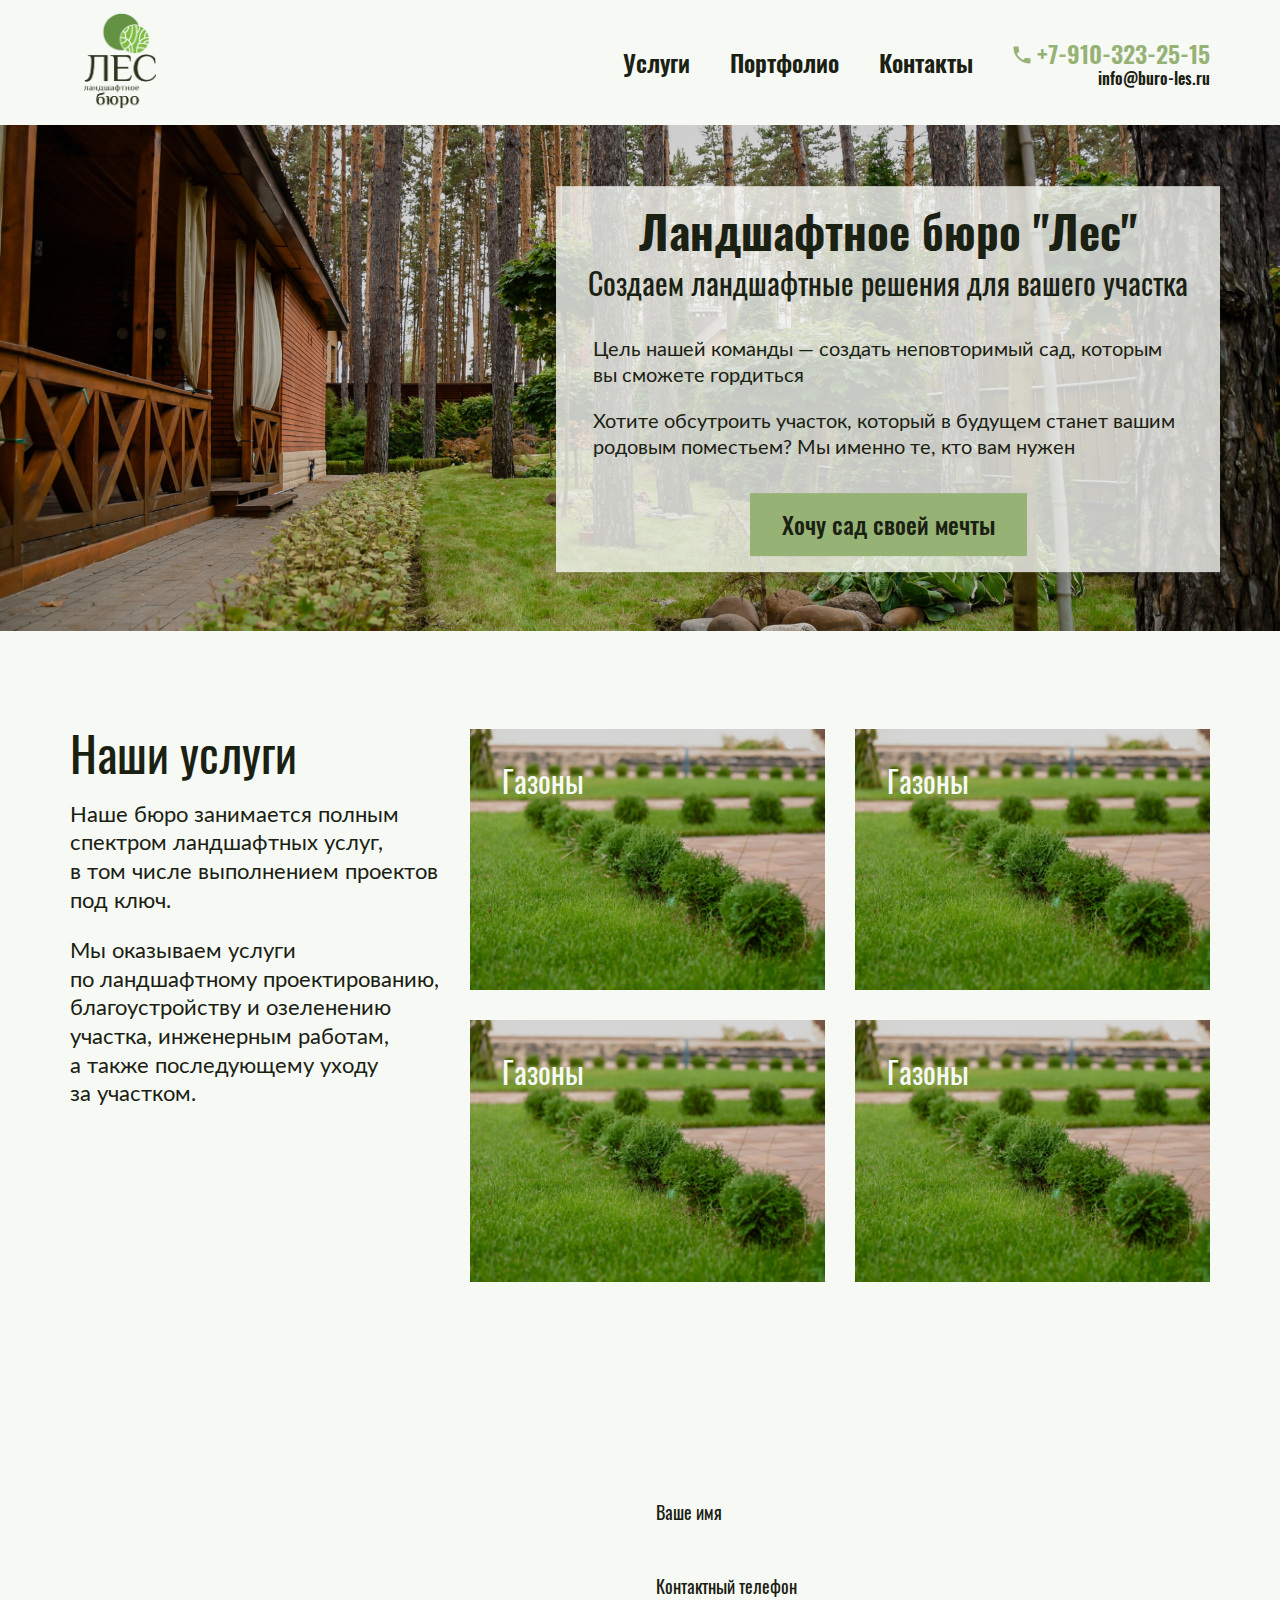
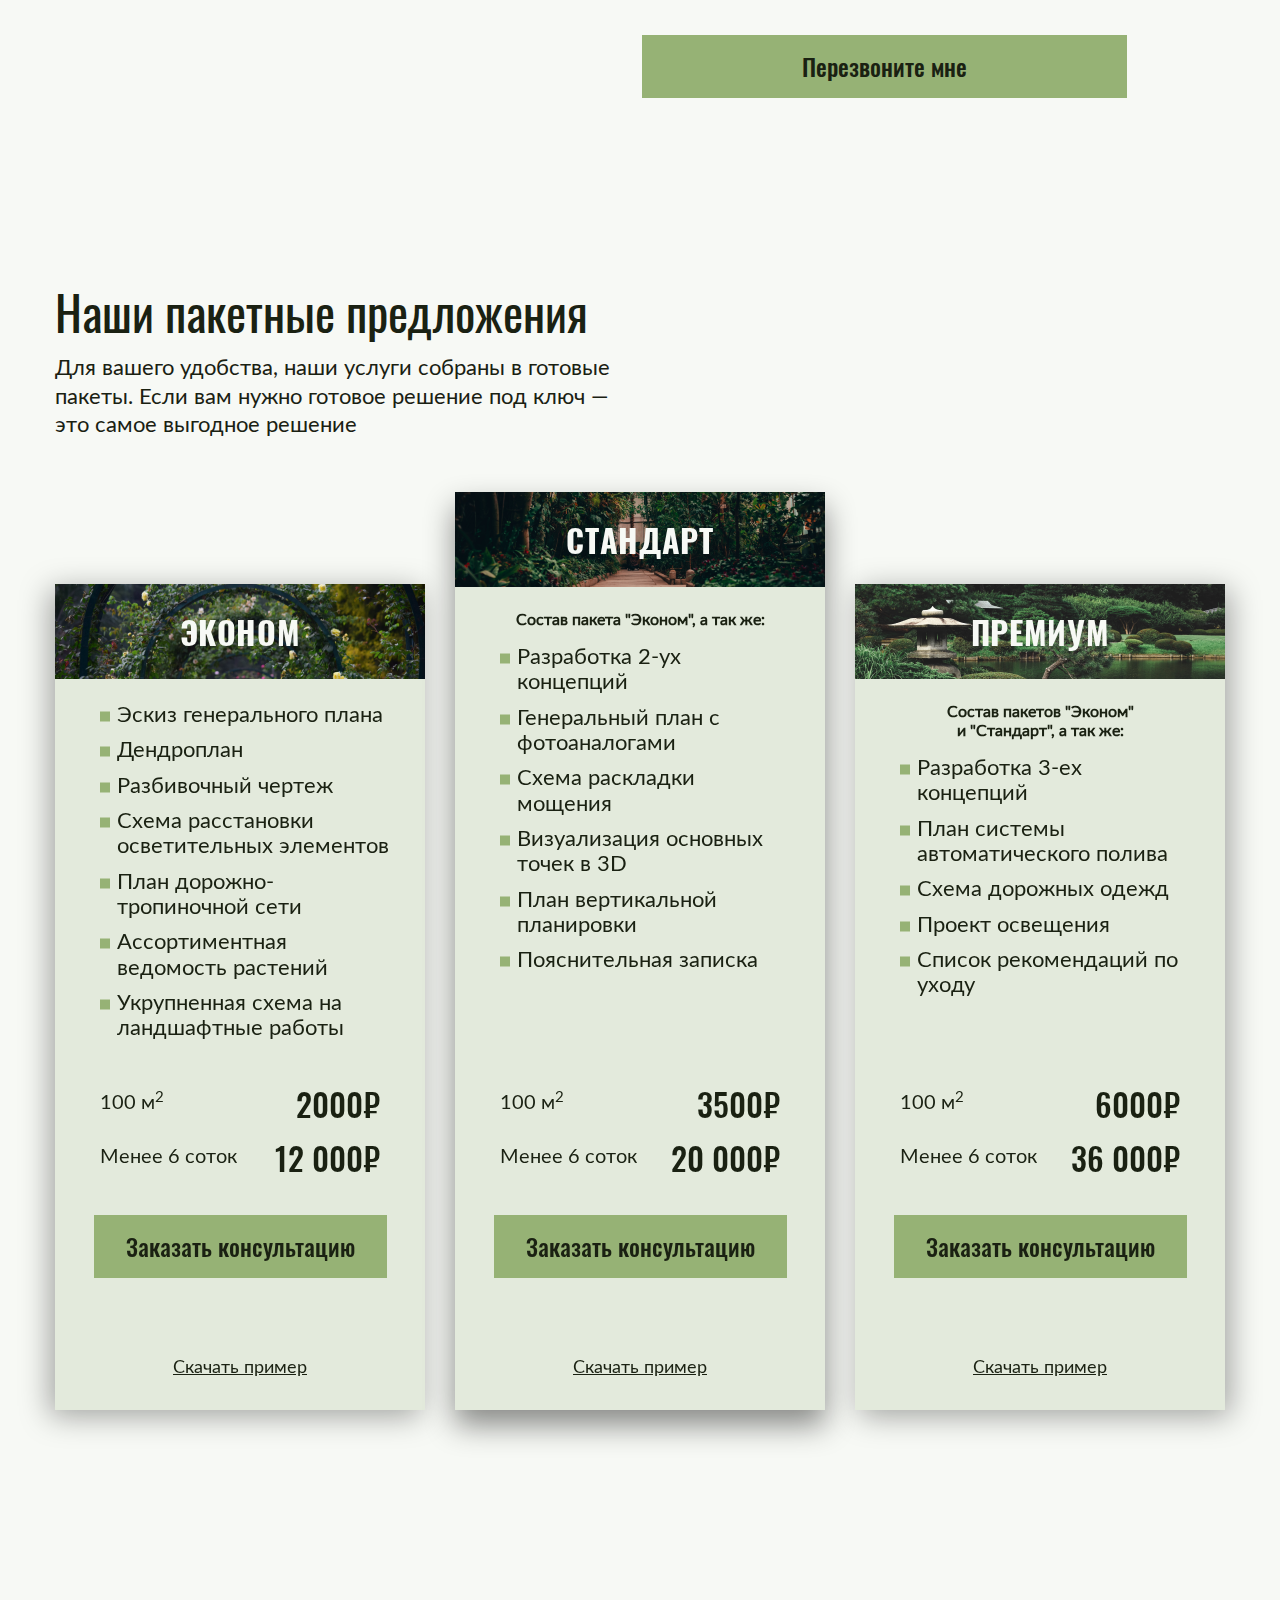
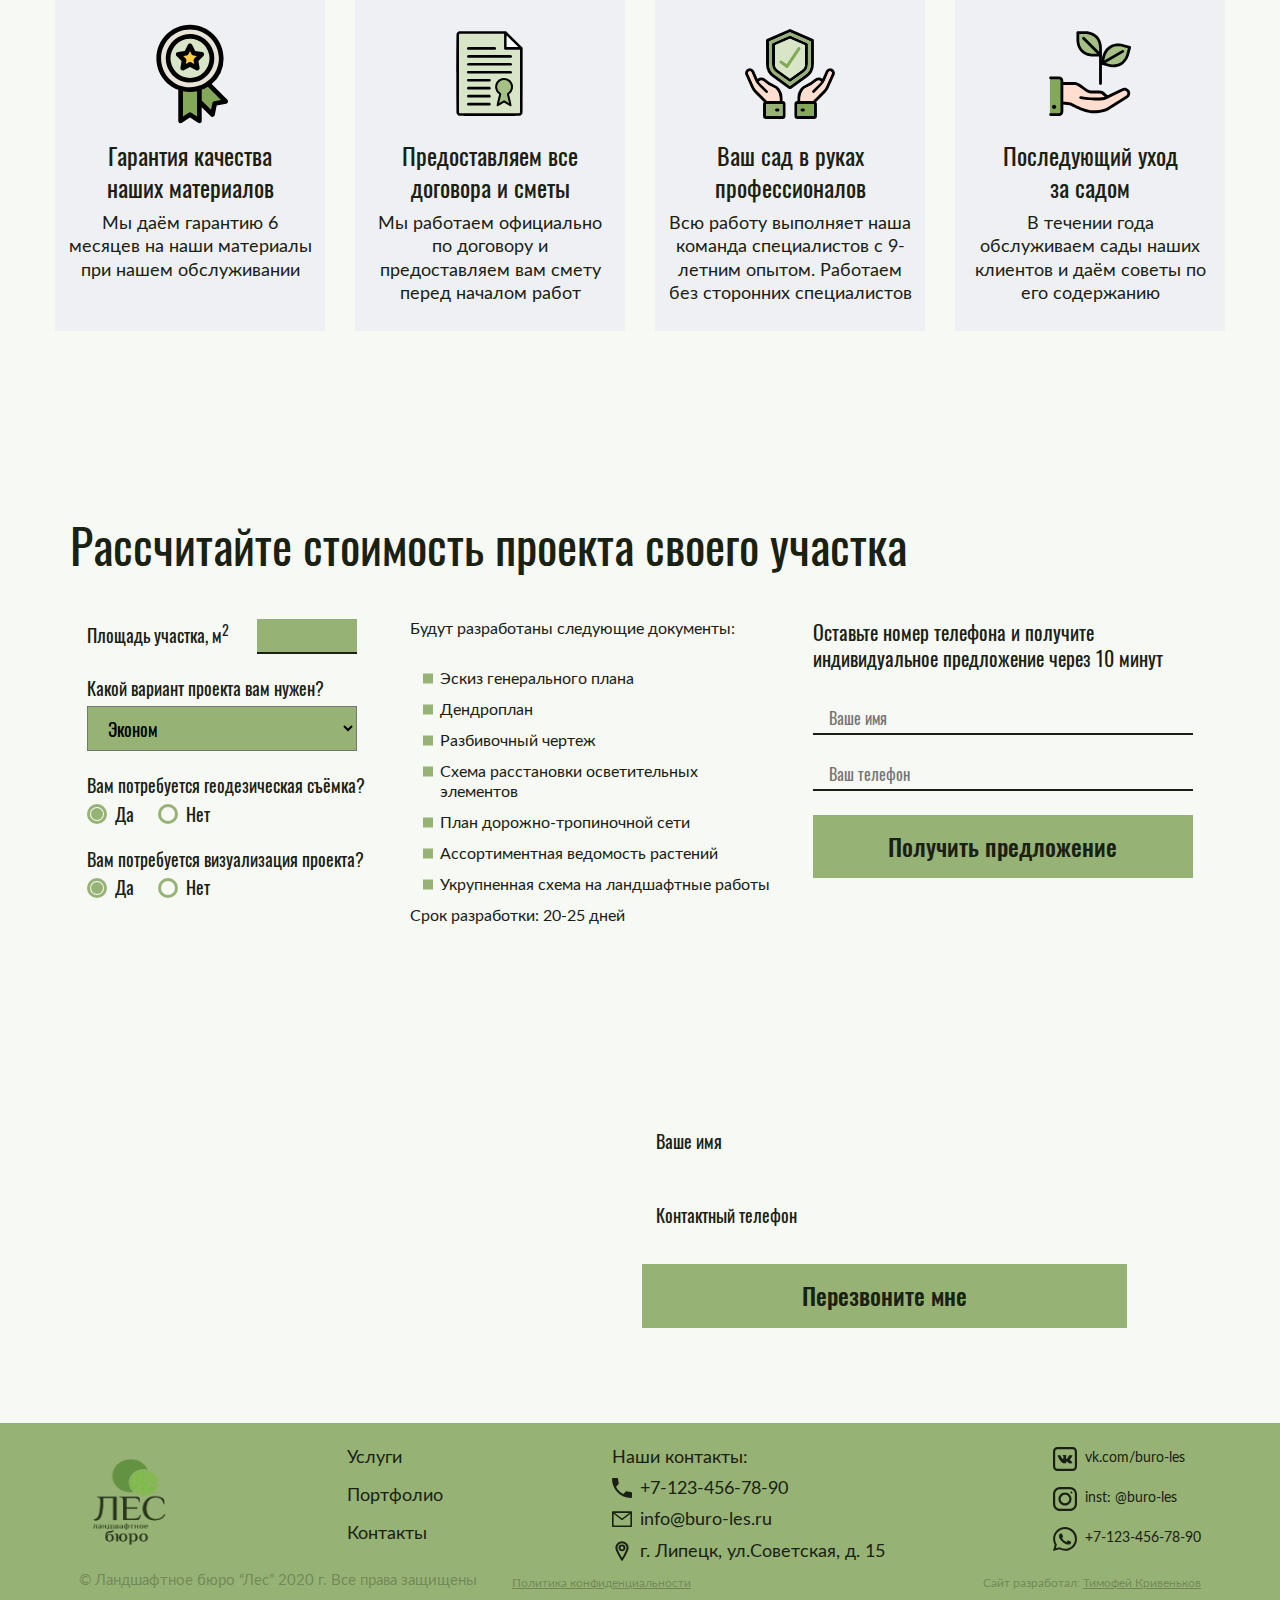
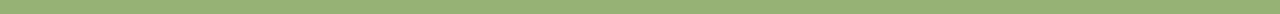
<file: index.html>
<!DOCTYPE html>
<html lang="ru">
<head>
	<meta charset="UTF-8">
	<meta name="viewport" content="width=device-width, initial-scale=1.0">
	<link rel="shortcut icon" href="img/favicon.ico" type="image/x-icon">
	<meta http-equiv="X-UA-Compatible" content="ie=edge">
	<meta name="theme-color" content="#111111">
	<title>Ландшафтное бюро "Лес"</title>
	<link rel="stylesheet" href="css/main.min.css">
</head>
<body>
	<div class="site-container">
		<header class="header">
  <div class="container header__container">
    <button class="header__mobile-menu burger">
      <span class="burger__line"></span>
    </button>
    <div class="header__logo">
      <img src="./img/header-logo.png" alt="logo">
    </div>
    <div class="header__info">
      <nav class="header__nav nav">
        <ul class="nav__list">
          <li class="nav__item"><a href="/service.html" class="nav__link">Услуги</a></li>
          <li class="nav__item"><a href="/portfolio.html" class="nav__link">Портфолио</a></li>
          <li class="nav__item"><a href="/contacts.html" class="nav__link">Контакты</a></li>
        </ul>
      </nav>
      <div class="header__contacts contacts">
        <a class="contacts__phone" href="tel:+79103232515">
          <svg class="contacts__phone-ico">
            <use xlink:href="img/sprite.svg#phone-ico">
          </svg>
          +7-910-323-25-15
        </a>
        <a href="mailto:info@buro-les.ru" class="contacts__mail">info@buro-les.ru</a>
      </div>
    </div>
  </div>
</header>

		<main class="main">
      <section class="hero">
  <div class="container-fluid hero__container">
    <img class="hero__background" src="img/main-bg.png" alt="background image" aria-hidden="true">
    <div class="hero__text">
      <h1 class="hero__title">
        Ландшафтное бюро "Лес"
        <span class="hero__subtitle">
          Создаем ландшафтные решения для вашего участка
        </span>
      </h1>
      <div class="hero__descr">
        <p>Цель нашей команды — создать неповторимый сад, которым вы сможете гордиться</p>
        <p>Хотите обсутроить участок, который в будущем станет вашим родовым поместьем? Мы именно те, кто вам нужен</p>
      </div>
      <button data-modal class="hero__button button">
        Хочу сад своей мечты
      </button>
    </div>
  </div>
</section>
      <section class="services">
  <div class="container services__container">
    <div class="services__text">
      <h2 class="services__title">Наши услуги</h2>
      <div class="services__descr">
        <p>Наше бюро занимается полным спектром ландшафтных услуг, в том числе выполнением проектов под ключ.</p>
        <p>Мы оказываем услуги по ландшафтному проектированию, благоустройству и озеленению участка, инженерным работам, а также последующему уходу за участком.</p>
      </div>
    </div>
    <div class="services__list services-list">
      <div class="service-list__item service">
        <img src="img/service-img.jpg" alt="Газоны" class="service__img">
        <h3 class="service__title">Газоны</h3>
        <div class="service__hover service-hover">
          <div class="service-hover__text">Разработка полноценного проекта с учётом ваших пожеланий</div>
          <a href="#" class="service-hover__button button">Узнать подробности</a>
        </div>
      </div>
      <div class="service-list__item service">
        <img src="img/service-img.jpg" alt="Газоны" class="service__img">
        <h3 class="service__title">Газоны</h3>
        <div class="service__hover service-hover">
          <div class="service-hover__text">Разработка полноценного проекта с учётом ваших пожеланий</div>
          <a href="#" class="service-hover__button button">Узнать подробности</a>
        </div>
      </div>
      <div class="service-list__item service">
        <img src="img/service-img.jpg" alt="Газоны" class="service__img">
        <h3 class="service__title">Газоны</h3>
        <div class="service__hover service-hover">
          <div class="service-hover__text">Разработка полноценного проекта с учётом ваших пожеланий</div>
          <a href="#" class="service-hover__button button">Узнать подробности</a>
        </div>
      </div>
      <div class="service-list__item service">
        <img src="img/service-img.jpg" alt="Газоны" class="service__img">
        <h3 class="service__title">Газоны</h3>
        <div class="service__hover service-hover">
          <div class="service-hover__text">Разработка полноценного проекта с учётом ваших пожеланий</div>
          <a href="#" class="service-hover__button button">Узнать подробности</a>
        </div>
      </div>
    </div>
  </div>
</section>
      <section class="divider">
  <div class="container divider__container">
    <div class="divider__descr">
      <h2 class="divider__title">Давайте созвонимся</h2>
      <div class="divider__text">Оставьте свои контактные данные и наши консультанты перезвонят вам в&nbsp;течении 10 минут</div>
    </div>
    <form action="" id="firstDivider" class="divider__form divider-form">
      <fieldset>
        <input placeholder="Ваше имя" class="divider-form__input" type="text" require>
        <input class="divider-form__input" placeholder="Контактный телефон" type="tel" require>
        <button class="divider-form__button button" type="submit" id="divider-form__submit">Перезвоните мне</button>
      </fieldset>
    </form>
  </div>
</section>
      <section class="packages">
  <div class="container packages__container">
    <h2 class="packages__title">Наши пакетные предложения</h2>
    <div class="packages__descr">Для вашего удобства, наши услуги собраны в готовые пакеты. Если вам нужно готовое решение под ключ — это самое выгодное решение</div>
    <div class="packages__list packages-list">
      <div class="packages-list__item package package--left">
        <h3 class="package__title">Эконом</h3>
        <ul class="package__list">
          <li class="package__item">Эскиз генерального плана</li>
          <li class="package__item">Дендроплан</li>
          <li class="package__item">Разбивочный чертеж</li>
          <li class="package__item">Схема расстановки осветительных элементов</li>
          <li class="package__item">План дорожно-тропиночной сети</li>
          <li class="package__item">Ассортиментная ведомость растений</li>
          <li class="package__item">Укрупненная схема на ландшафтные работы</li>
        </ul>
        <span class="package__price"><span class="package__price-square">100 м<sup>2</sup></span> 2000₽</span>
        <span class="package__price"><span class="package__price-square">Менее 6 соток</span> 12 000₽</span>
        <button data-modal class="package__button button">Заказать консультацию</button>
        <a href="#" class="package__download">Скачать пример</a>
      </div>
      <div class="packages-list__item package package--middle">
        <h3 class="package__title">Стандарт</h3>
        <p>Состав пакета "Эконом", а так же:</p>
        <ul class="package__list">
          <li class="package__item">Разработка 2-ух концепций</li>
          <li class="package__item">Генеральный план с фотоаналогами</li>
          <li class="package__item">Схема раскладки мощения</li>
          <li class="package__item">Визуализация основных точек в 3D</li>
          <li class="package__item">План вертикальной планировки</li>
          <li class="package__item">Пояснительная записка</li>
        </ul>
        <span class="package__price"><span class="package__price-square">100 м<sup>2</sup> </span>3500₽</span>
        <span class="package__price"><span class="package__price-square">Менее 6 соток</span> 20 000₽</span>
        <button data-modal class="package__button button">Заказать консультацию</button>
        <a href="#" class="package__download">Скачать пример</a>
      </div>
      <div class="packages-list__item package package--right">
        <h3 class="package__title">Премиум</h3>
        <p>Состав пакетов "Эконом"<br>и "Стандарт", а так же:</p>
        <ul class="package__list">
          <li class="package__item">Разработка 3-ех концепций</li>
          <li class="package__item">План системы автоматического полива</li>
          <li class="package__item">Схема дорожных одежд</li>
          <li class="package__item">Проект освещения</li>
          <li class="package__item">Список рекомендаций по уходу</li>
        </ul>
        <span class="package__price"><span class="package__price-square">100 м<sup>2</sup> </span>6000₽</span>
        <span class="package__price"><span class="package__price-square">Менее 6 соток</span> 36 000₽</span>
        <button data-modal class="package__button button">Заказать консультацию</button>
        <a href="#" class="package__download">Скачать пример</a>
      </div>
    </div>
  </div>
</section>
      <section class="advantages">
  <div class="container advantages__container">
    <div class="advantages__item advantage">
      <svg class="advantage__img">
        <use xlink:href="img/sprite.svg#adv-1">
      </svg>
      <h4 class="advantage__title">Гарантия качества наших материалов</h4>
      <div class="advantage__descr">Мы даём гарантию 6 месяцев на наши материалы при нашем обслуживании</div>
    </div>
    <div class="advantages__item advantage">
      <svg class="advantage__img">
        <use xlink:href="img/sprite.svg#adv-2">
      </svg>
      <h4 class="advantage__title">Предоставляем все договора и сметы</h4>
      <div class="advantage__descr">Мы работаем официально по договору и предоставляем вам смету перед началом работ</div>
    </div>
    <div class="advantages__item advantage">
      <svg class="advantage__img">
        <use xlink:href="img/sprite.svg#adv-3">
      </svg>
      <h4 class="advantage__title">Ваш сад в руках профессионалов</h4>
      <div class="advantage__descr">Всю работу выполняет наша команда специалистов с 9-летним опытом. Работаем без сторонних специалистов</div>
    </div>
    <div class="advantages__item advantage">
      <svg class="advantage__img">
        <use xlink:href="img/sprite.svg#adv-4">
      </svg>
      <h4 class="advantage__title">Последующий уход за садом</h4>
      <div class="advantage__descr">В течении года обслуживаем сады наших клиентов и даём советы по его содержанию</div>
    </div>
  </div>
</section>
      <section class="calculator">
  <div class="container calculator__container">
    <h2 class="calculator__title">Рассчитайте стоимость проекта своего участка</h2>
    <form id="calculatorForm">
      <fieldset id="calculationForm">
        <div class="calculator__input-square">
          <label class="calculator__label" for="square">Площадь участка, м<sup>2</sup></label>
          <input class="calculator__input" type="number" name="square" id="square">
        </div>
        <div class="calculator__selector">
          <label class="calculator__label" for="projectType">Какой вариант проекта вам нужен?</label>
          <select data-target="selector" class="calculator__select" name="projectType" id="projectType">
            <option value="variant0">Эконом</option>
            <option value="variant1">Стандарт</option>
            <option value="variant2">Премиум</option>
          </select>
        </div>
        <div class="calculator__radio">
          <div class="calculator__radio-title">Вам потребуется геодезическая съёмка?</div>
          <div class="calculator__radio-wrapper">
            <label>
              <input data-target="variant3" class="calculator__radio-box" type="radio" name="geodesy" id="geodesyYes" checked>
              <span class="calculator__radio-label">Да</span>
            </label>
            <label>
              <input data-target="variant4" class="calculator__radio-box" type="radio" name="geodesy" id="geodesyNo">
              <span class="calculator__radio-label">Нет</span>
            </label>
          </div>
        </div>
        <div class="calculator__radio">
          <div class="calculator__radio-title">
            Вам потребуется визуализация проекта?
          </div>
          <div class="calculator__radio-wrapper">
            <label>
              <input data-target="variant5" class="calculator__radio-box" type="radio" name="visually" id="visuallyYes" checked>
              <span class="calculator__radio-label">Да</span>
            </label>
            <label>
              <input data-target="variant6" class="calculator__radio-box" type="radio" name="visually" id="visuallyNo">
              <span class="calculator__radio-label">Нет</span>
            </label>
          </div>
        </div>
      </fieldset>
      <div class="calculator__descr descr-active" id="variant0">
        <!-- <p>Сад, задача которого максимальная функциональность, сочетающая в себе практичность и минимальный уход. Растения из российских питомников (декоративность через 5-7 лет).</p> -->
        <p>Будут разработаны следующие документы:</p>
        <ul class="calculator__descr-list">
          <li class="calculator__descr-list-item">Эскиз генерального плана</li>
          <li class="calculator__descr-list-item">Дендроплан</li>
          <li class="calculator__descr-list-item">Разбивочный чертеж</li>
          <li class="calculator__descr-list-item">Схема расстановки осветительных элементов</li>
          <li class="calculator__descr-list-item">План дорожно-тропиночной сети</li>
          <li class="calculator__descr-list-item">Ассортиментная ведомость растений</li>
          <li class="calculator__descr-list-item">Укрупненная схема на ландшафтные работы</li>
        </ul>
        <div class="calculator__descr-time">Срок разработки: 20-25 дней</div>
      </div>
      <div class="calculator__descr" id="variant1">
        <!-- <p>Оптимальный вариант для создания комфортной среды на своем участке. Материалы среднего ценового диапазона, наличие инженерных систем, которые существенно сокращают время на уход. Растения российского и немецкого происхождения (декоративность через 2-3 года)</p> -->
        <p>Будут разработаны следующие документы:</p>
        <ul class="calculator__descr-list">
          <li class="calculator__descr-list-item">Генеральный план с фотоаналогами</li>
          <li class="calculator__descr-list-item">Дендроплан</li>
          <li class="calculator__descr-list-item">Разбивочный чертеж</li>
          <li class="calculator__descr-list-item">Схема расстановки осветительных элементов</li>
          <li class="calculator__descr-list-item">План дорожно-тропиночной сети</li>
          <li class="calculator__descr-list-item">Ассортиментная ведомость растений</li>
          <li class="calculator__descr-list-item">Укрупненная схема на ландшафтные работы</li>
          <li class="calculator__descr-list-item">Разработка 2-ух концепций</li>
          <li class="calculator__descr-list-item">Схема раскладки мощения</li>
          <li class="calculator__descr-list-item">Визуализация основных точек в 3D</li>
          <li class="calculator__descr-list-item">План вертикальной планировки</li>
          <li class="calculator__descr-list-item">Пояснительная записка</li>
        </ul>
        <div class="calculator__descr-time">Срок разработки: 30-45 дней</div>
      </div>
      <div class="calculator__descr" id="variant2">
        <!-- <p>Вы получаете картинку из журнала, где все идеально и красиво. Применяются премиальные отделочные материалы, наличие всех инженерных систем, взрослые растения из Германии (декоративность в первый год).</p> -->
        <p>Будут разработаны следующие документы:</p>
        <ul class="calculator__descr-list">
          <li class="calculator__descr-list-item">Генеральный план с фотоаналогами</li>
          <li class="calculator__descr-list-item">Дендроплан</li>
          <li class="calculator__descr-list-item">Разбивочный чертеж</li>
          <li class="calculator__descr-list-item">Проект освещения</li>
          <li class="calculator__descr-list-item">Схема расстановки осветительных элементов</li>
          <li class="calculator__descr-list-item">План дорожно-тропиночной сети</li>
          <li class="calculator__descr-list-item">Схема раскладки мощения</li>
          <li class="calculator__descr-list-item">Схема дорожных одежд</li>
          <li class="calculator__descr-list-item">Ассортиментная ведомость растений</li>
          <li class="calculator__descr-list-item">План системы автоматического полива</li>
          <li class="calculator__descr-list-item">Укрупненная схема на ландшафтные работы</li>
          <li class="calculator__descr-list-item">Разработка 3-ех концепций</li>
          <li class="calculator__descr-list-item">Визуализация основных точек в 3D</li>
          <li class="calculator__descr-list-item">План вертикальной планировки</li>
          <li class="calculator__descr-list-item">Пояснительная записка</li>
          <li class="calculator__descr-list-item">Список рекомендаций по уходу</li>
        </ul>
        <div class="calculator__descr-time">Срок выполнения: 60-75 дней</div>
      </div>
      <div class="calculator__descr" id="variant3">
        <p>Разрабатываем фотореалистичные 3d эскизы Вашего будущего сада, как правило, для каждого проекта делается от 15 до 25 эскизов. В результате чего у Вас складывается 100% понимание как будет выглядеть Ваш участок в будущем</p>
      </div>
      <div class="calculator__descr" id="variant4">
        <p>Если 3d визуализацию не разрабатывать, скорость разработки проектной документации увеличивается на 30%, а также оптимизируется бюджет.</p>
      </div>
      <div class="calculator__descr" id="variant5">
        <p>На геодезической съемке (топографическом плане) должна отражается вся существующая ситуация участка:</p>
        <ul class="calculator__descr-list">
          <li class="calculator__descr-list-item">Границы участка</li>
          <li class="calculator__descr-list-item">Рельеф</li>
          <li class="calculator__descr-list-item">Постройки</li>
          <li class="calculator__descr-list-item">Отметки ступеней и площадок</li>
          <li class="calculator__descr-list-item">Деревья и кустарники</li>
        </ul>
      </div>
      <div class="calculator__descr" id="variant6">
        <p>Если у Вас нет топографической съемки не проблема — Вы можете заказать ее у нас.</p>
        <p>В штате профессиональный геодезист, который знает требования проектного отдела на 100%.</p>
        <!-- <p>Стоимость работ может меняться в зависимости от сложности участка:</p>
        <ul class="calculator__descr-list">
          <li class="calculator__descr-list-item">Границы участка</li>
          <li class="calculator__descr-list-item">Рельеф</li>
          <li class="calculator__descr-list-item">Постройки</li>
          <li class="calculator__descr-list-item">Отметки ступеней и площадок</li>
          <li class="calculator__descr-list-item">Деревья и кустарники</li>
        </ul> -->
      </div>
      <fieldset id="sendingForm" class="form-sending">
        <div class="form-sending__title">Оставьте номер телефона и получите индивидуальное предложение через 10 минут</div>
        <input class="form-sending__input" type="text" name="name" id="name" placeholder="Ваше имя">
        <input class="form-sending__input" type="tel" name="phone" id="phone" placeholder="Ваш телефон">
        <button type="submit" class="button form-button">Получить предложение</button>
      </fieldset>
    </form>
  </div>
</section>
      <section class="divider">
  <div class="container divider__container">
    <div class="divider__descr">
      <h2 class="divider__title">Хотите узнать больше?</h2>
      <div class="divider__text">Оставьте свой номер и наш консультант ответит на все интересующие вас вопросы</div>
    </div>
    <form action="" id="secondDivider" class="divider__form divider-form">
      <fieldset>
        <input placeholder="Ваше имя" class="divider-form__input" type="text" require>
        <input class="divider-form__input" placeholder="Контактный телефон" type="tel" require>
        <button class="divider-form__button button" type="submit" id="divider-form__submit">Перезвоните мне</button>
      </fieldset>
    </form>
  </div>
</section>
    </main>
		<footer class="footer">
	<div class="container footer__container">
    <img src="img/header-logo.png" alt="Ландшафтное бюро Лес" class="footer__logo">
    <nav class="footer__nav">
      <ul class="footer__nav-list">
        <li class="footer__nav-item"><a href="#" class="footer__nav-link">Услуги</a></li>
        <li class="footer__nav-item"><a href="#" class="footer__nav-link">Портфолио</a></li>
        <li class="footer__nav-item"><a href="#" class="footer__nav-link">Контакты</a></li>
      </ul>
    </nav>
    <div class="footer__contacts">
      <div class="footer__contacts-title">Наши контакты:</div>
      <div class="footer__contacts-item contacts-item">
        <svg class="contacts-item__icon">
          <use xlink:href="img/sprite.svg#footer-phone">
        </svg>
        <a class="contacts-item__link" href="tel:+71234567890">+7-123-456-78-90</a>
      </div>
      <div class="footer__contacts-item contacts-item">
        <svg class="contacts-item__icon">
          <use xlink:href="img/sprite.svg#footer-mail">
        </svg>
        <a class="contacts-item__link" href="mailto:info@buro-les.ru">info@buro-les.ru</a>
      </div>
      <div class="footer__contacts-item contacts-item">
        <svg class="contacts-item__icon">
          <use xlink:href="img/sprite.svg#footer-adres">
        </svg>
        <div class="contacts-item__link">г. Липецк, ул.Советская, д. 15</div>
      </div>
    </div>
    <div class="footer__social social">
      <a href="#" class="social__link">
        <svg class="social__icon">
          <use xlink:href="img/sprite.svg#vk">
        </svg>
        <div class="social__name">vk.com/buro-les</div>
      </a>
      <a href="#" class="social__link">
        <svg class="social__icon">
          <use xlink:href="img/sprite.svg#inst">
        </svg>
        <div class="social__name">inst: @buro-les</div>
      </a>
      <a href="#" class="social__link">
        <svg class="social__icon">
          <use xlink:href="img/sprite.svg#whatsapp">
        </svg>
        <div class="social__name">+7-123-456-78-90</div>
      </a>
    </div>
    <div class="footer__under">
      <div class="footer__under-copyright">
        <div class="footer__under-text">
          © Ландшафтное бюро “Лес” 2020 г. Все права защищены
        </div>
        <a href="#" class="footer__under-privacy">Политика конфиденциальности</a>
      </div>
      <div class="footer__under-author">Сайт разработал: <a href="#">Тимофей Кривеньков</a></div>
    </div>
  </div>
</footer>

		<div class="modal">
  <div class="modal__dialog">
      <div class="modal__content">
          <img class="modal__img" src="img/modal-img.png" alt="modal-img" aria-hidden="true">
          <form class="modal__form" action="#">
              <div class="modal__close" data-close>&times;</div>
              <div class="modal__title">Оставьте свои контактные данные<br> и мы свяжемся с вами в течении 10 минут</div>
              <input required placeholder="Ваше имя" name="name" type="text" class="modal__input">
              <input required placeholder="Ваш номер телефона" name="phone" type="phone" class="modal__input">
              <button class="button modal__button">Перезвонить мне</button>
          </form>
      </div>
  </div>
</div>
	</div>
	<script src="js/main.js"></script>
</body>
</html>
</file>
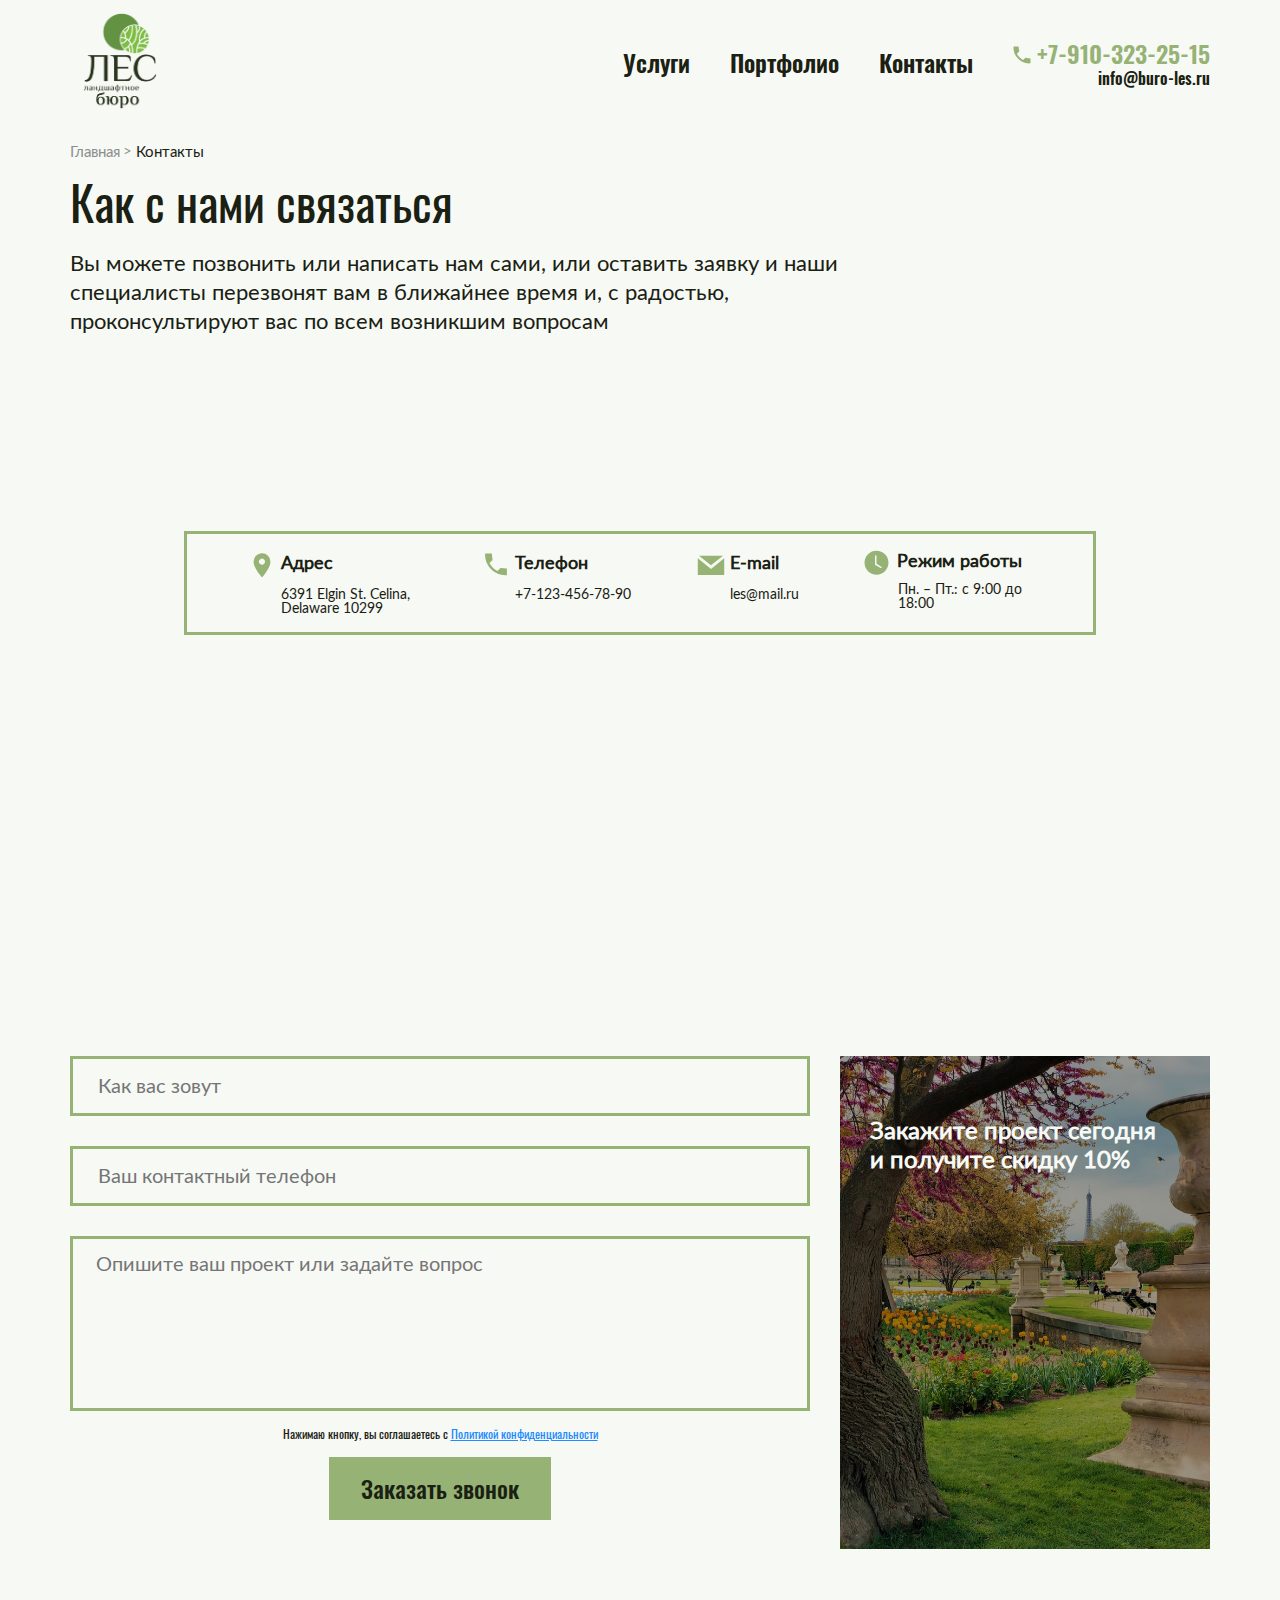
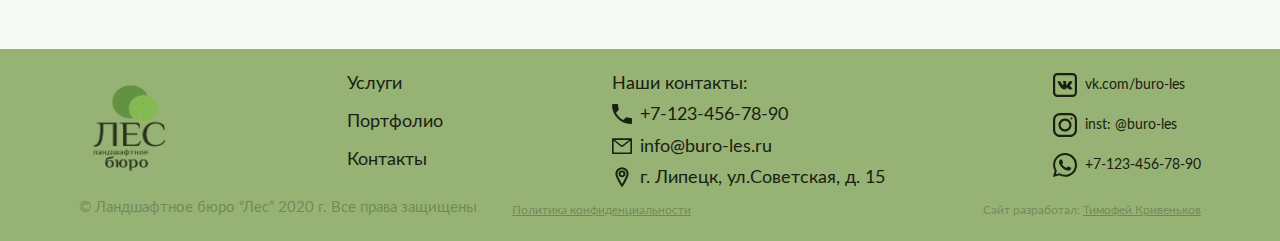
<file: contacts.html>
<!DOCTYPE html>
<html lang="ru">
<head>
	<meta charset="UTF-8">
	<meta name="viewport" content="width=device-width, initial-scale=1.0">
	<link rel="shortcut icon" href="img/favicon.ico" type="image/x-icon">
	<meta http-equiv="X-UA-Compatible" content="ie=edge">
	<meta name="theme-color" content="#111111">
	<title>Ландшафтное бюро "Лес" - Наши контакты</title>
	<link rel="stylesheet" href="css/main.min.css">
</head>
<body>
	<div class="site-container">
		<header class="header">
  <div class="container header__container">
    <button class="header__mobile-menu burger">
      <span class="burger__line"></span>
    </button>
    <div class="header__logo">
      <img src="../img/header-logo.png" alt="logo">
    </div>
    <div class="header__info">
      <nav class="header__nav nav">
        <ul class="nav__list">
          <li class="nav__item"><a href="/service.html" class="nav__link">Услуги</a></li>
          <li class="nav__item"><a href="/portfolio.html" class="nav__link">Портфолио</a></li>
          <li class="nav__item"><a href="/contacts.html" class="nav__link">Контакты</a></li>
        </ul>
      </nav>
      <div class="header__contacts contacts">
        <a class="contacts__phone" href="tel:+79103232515">
          <svg class="contacts__phone-ico">
            <use xlink:href="img/sprite.svg#phone-ico">
          </svg>
          +7-910-323-25-15
        </a>
        <a href="mailto:info@buro-les.ru" class="contacts__mail">info@buro-les.ru</a>
      </div>
    </div>
  </div>
</header>

		<main class="main">
      <section class="contacts-main">
  <h1 class="visually-hidden">Ландшафтное бюро "Лес" - Наши контакты</h1>
  <div class="contacts-main__container container">
    <div class="contacts-main__head inner-head">
      <div class="inner-head__breadcrumbs breadcrumbs">
        <ul class="breadcrumbs__list">
          <li class="breadcrumbs__item"><a href="#" class="breadcrumbs__link">Главная</a></li>
          <li class="breadcrumbs__item"><a href="#" class="breadcrumbs__link breadcrumbs__link--current">Контакты</a></li>
        </ul>
      </div>
      <h2 class="inner-head__title">Как с нами связаться</h2>
      <p class="inner-head__descr">Вы можете позвонить или написать нам сами, или оставить заявку и наши специалисты перезвонят вам в ближайнее время и, с радостью, проконсультируют вас по всем возникшим вопросам</p>
    </div>
    <div class="contacts-main__location">
      <div class="contacts-main__location-text location">
        <div class="location__item">
          <div class="location__label">
            <svg class="location__label-icon">
              <use xlink:href="img/sprite.svg#location-map-pin">
            </svg>
            <div class="location__label-text">Адрес</div>
          </div>
          <div class="location__text">
            6391 Elgin St. Celina, Delaware 10299
          </div>
        </div>
        <div class="location__item">
          <div class="location__label">
            <svg class="location__label-icon">
              <use xlink:href="img/sprite.svg#location-phone">
            </svg>
            <div class="location__label-text">Телефон</div>
          </div>
          <div class="location__text">+7-123-456-78-90</div>
        </div>
        <div class="location__item">
          <div class="location__label">
            <svg class="location__label-icon">
              <use xlink:href="img/sprite.svg#location-mail">
            </svg>
            <div class="location__label-text">E-mail</div>
          </div>
          <div class="location__text">les@mail.ru</div>
        </div>
        <div class="location__item">
          <div class="location__label">
            <svg class="location__label-icon location__label-icon--time">
              <use xlink:href="img/sprite.svg#location-time">
            </svg>
            <div class="location__label-text">Режим работы</div>
          </div>
          <div class="location__text">Пн. – Пт.: с 9:00 до 18:00</div>
        </div>
      </div>
      <div id="map" class="contacts-main__map"></div>
    </div>
    <div class="contacts-main__recall recall">
      <form action="" class="recall__form">
        <input type="text" class="recall__form-input" placeholder="Как вас зовут">
        <input type="tel" class="recall__form-input" placeholder="Ваш контактный телефон">
        <textarea name="form-area" id="contactsArea" class="recall__area" placeholder="Опишите ваш проект или задайте вопрос"></textarea>
        <span class="recall__agreement">Нажимаю кнопку, вы соглашаетесь с <a href="#">Политикой конфиденциальности</a></span>
        <button type="submit" class="button recall__button">Заказать звонок</button>
      </form>
      <div class="recall__banner">
        <p class="recall__banner-text">Закажите проект сегодня и получите скидку 10%</p>
        <img src="../img/banner-img.jpg" alt="discont banner" class="recall__banner-img">
      </div>
    </div>
  </div>
</section>

    </main>
		<footer class="footer">
	<div class="container footer__container">
    <img src="img/header-logo.png" alt="Ландшафтное бюро Лес" class="footer__logo">
    <nav class="footer__nav">
      <ul class="footer__nav-list">
        <li class="footer__nav-item"><a href="#" class="footer__nav-link">Услуги</a></li>
        <li class="footer__nav-item"><a href="#" class="footer__nav-link">Портфолио</a></li>
        <li class="footer__nav-item"><a href="#" class="footer__nav-link">Контакты</a></li>
      </ul>
    </nav>
    <div class="footer__contacts">
      <div class="footer__contacts-title">Наши контакты:</div>
      <div class="footer__contacts-item contacts-item">
        <svg class="contacts-item__icon">
          <use xlink:href="img/sprite.svg#footer-phone">
        </svg>
        <a class="contacts-item__link" href="tel:+71234567890">+7-123-456-78-90</a>
      </div>
      <div class="footer__contacts-item contacts-item">
        <svg class="contacts-item__icon">
          <use xlink:href="img/sprite.svg#footer-mail">
        </svg>
        <a class="contacts-item__link" href="mailto:info@buro-les.ru">info@buro-les.ru</a>
      </div>
      <div class="footer__contacts-item contacts-item">
        <svg class="contacts-item__icon">
          <use xlink:href="img/sprite.svg#footer-adres">
        </svg>
        <div class="contacts-item__link">г. Липецк, ул.Советская, д. 15</div>
      </div>
    </div>
    <div class="footer__social social">
      <a href="#" class="social__link">
        <svg class="social__icon">
          <use xlink:href="img/sprite.svg#vk">
        </svg>
        <div class="social__name">vk.com/buro-les</div>
      </a>
      <a href="#" class="social__link">
        <svg class="social__icon">
          <use xlink:href="img/sprite.svg#inst">
        </svg>
        <div class="social__name">inst: @buro-les</div>
      </a>
      <a href="#" class="social__link">
        <svg class="social__icon">
          <use xlink:href="img/sprite.svg#whatsapp">
        </svg>
        <div class="social__name">+7-123-456-78-90</div>
      </a>
    </div>
    <div class="footer__under">
      <div class="footer__under-copyright">
        <div class="footer__under-text">
          © Ландшафтное бюро “Лес” 2020 г. Все права защищены
        </div>
        <a href="#" class="footer__under-privacy">Политика конфиденциальности</a>
      </div>
      <div class="footer__under-author">Сайт разработал: <a href="#">Тимофей Кривеньков</a></div>
    </div>
  </div>
</footer>

		<div class="modal">
  <div class="modal__dialog">
      <div class="modal__content">
          <img class="modal__img" src="img/modal-img.png" alt="modal-img" aria-hidden="true">
          <form class="modal__form" action="#">
              <div class="modal__close" data-close>&times;</div>
              <div class="modal__title">Оставьте свои контактные данные<br> и мы свяжемся с вами в течении 10 минут</div>
              <input required placeholder="Ваше имя" name="name" type="text" class="modal__input">
              <input required placeholder="Ваш номер телефона" name="phone" type="phone" class="modal__input">
              <button class="button modal__button">Перезвонить мне</button>
          </form>
      </div>
  </div>
</div>
	</div>
  <script src="https://api-maps.yandex.ru/2.1/?apikey=211d81e7-b2c2-421c-b712-105f84db9f11&lang=ru_RU"
  type="text/javascript">
  </script>
	<script src="js/main.js"></script>
</body>
</html>
</file>
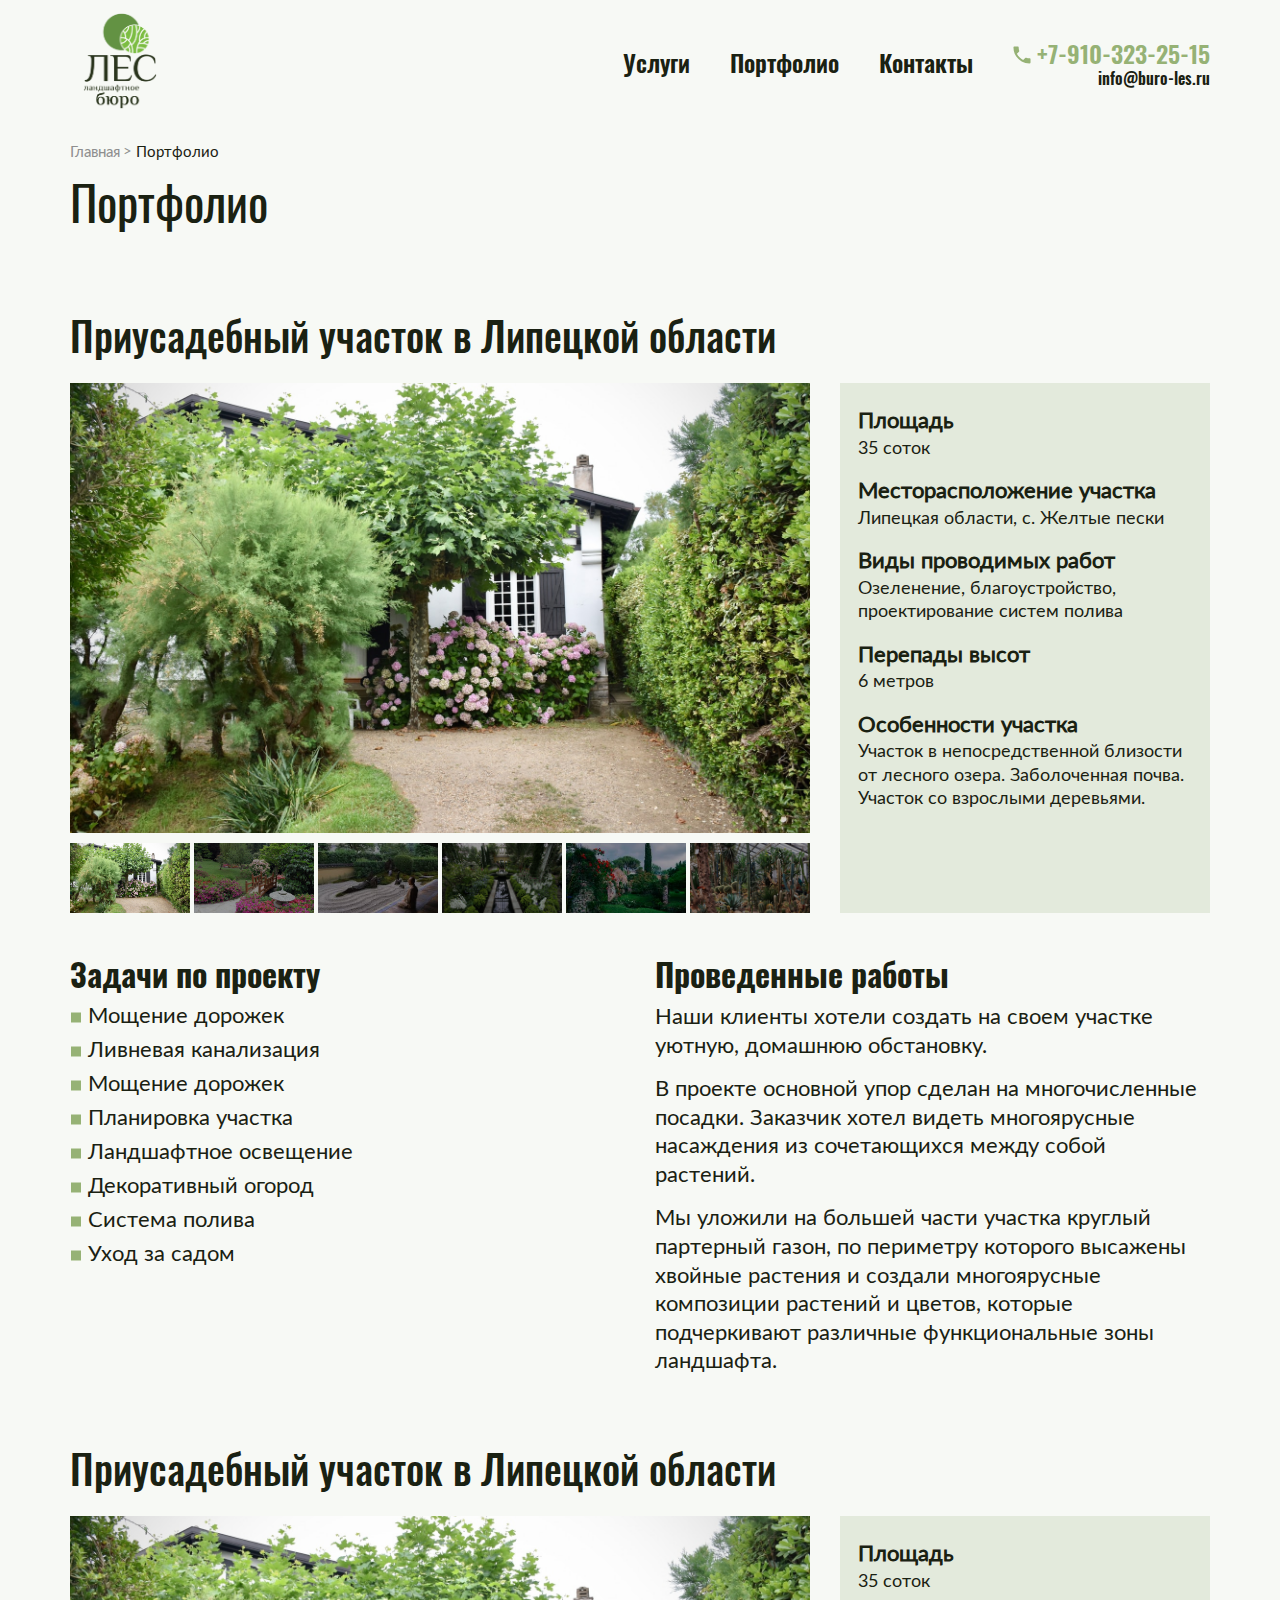
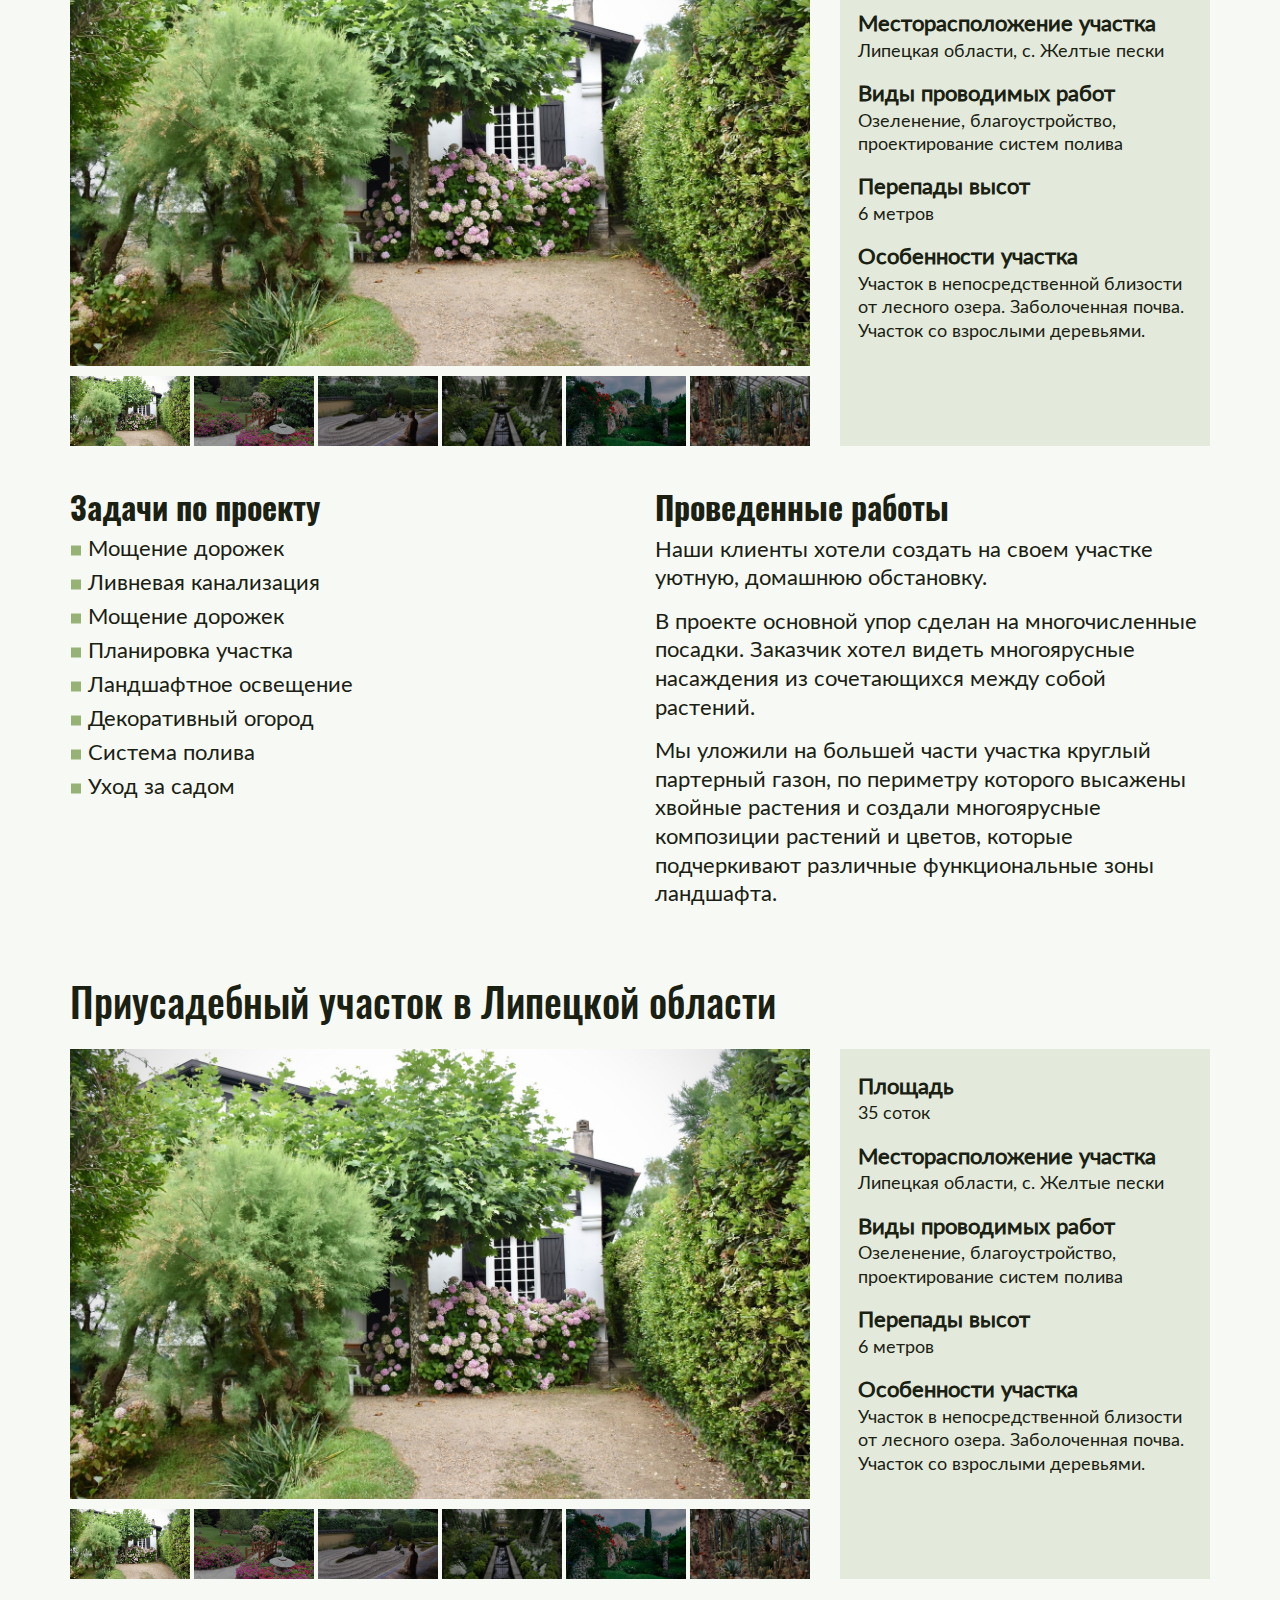
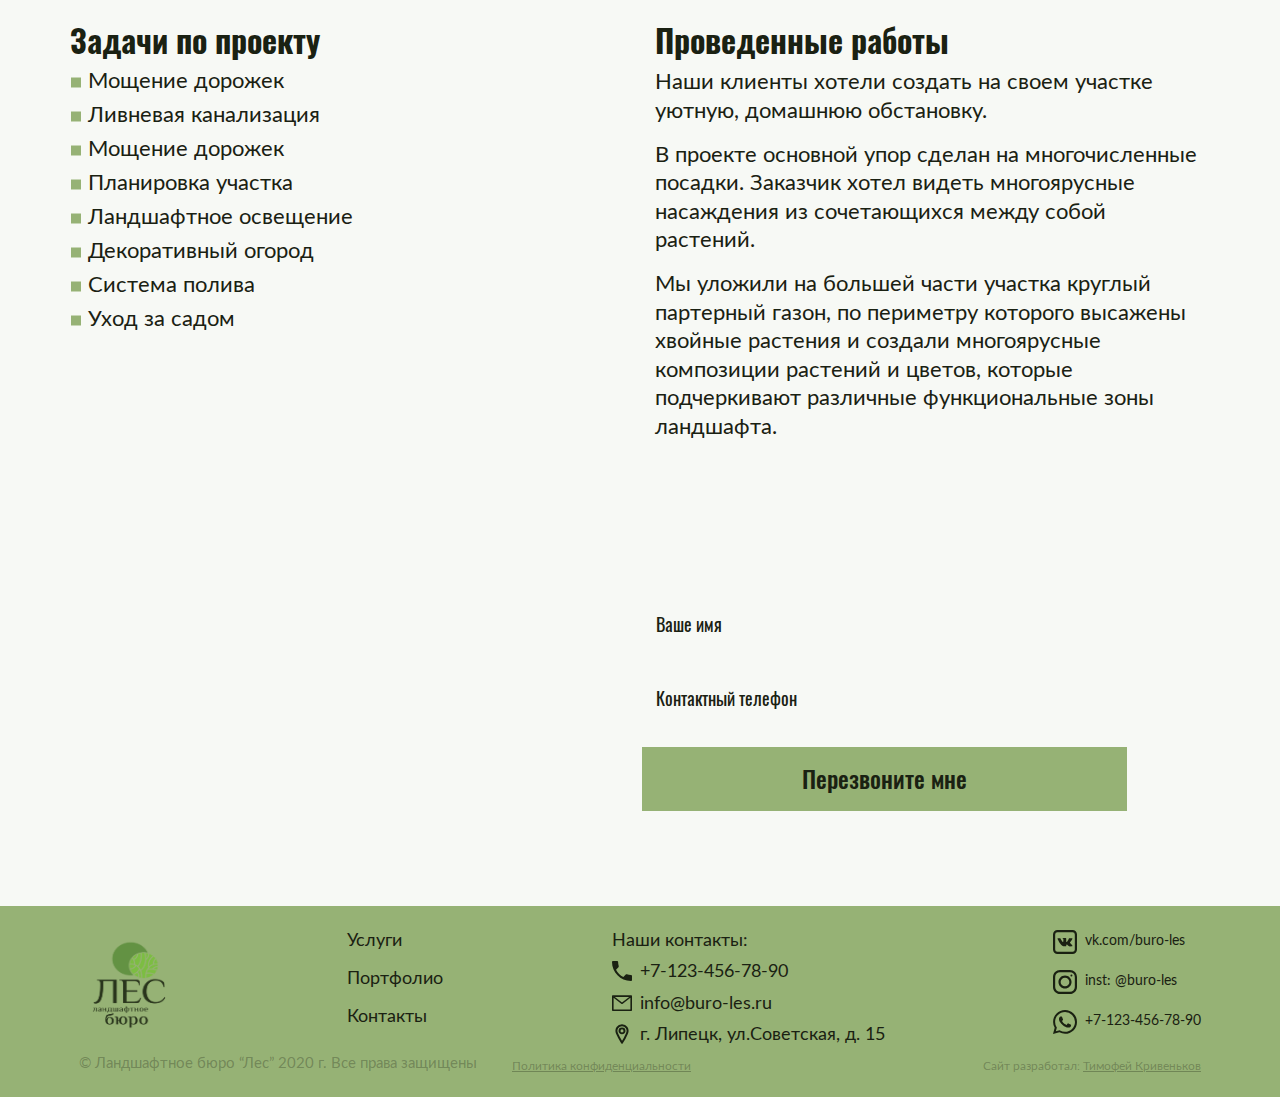
<file: portfolio.html>
<!DOCTYPE html>
<html lang="ru">
<head>
	<meta charset="UTF-8">
	<meta name="viewport" content="width=device-width, initial-scale=1.0">
	<link rel="shortcut icon" href="img/favicon.ico" type="image/x-icon">
	<meta http-equiv="X-UA-Compatible" content="ie=edge">
	<meta name="theme-color" content="#111111">
	<title>Ландшафтное бюро "Лес" - Портфолио работ</title>
	<link rel="stylesheet" href="css/main.min.css">
</head>
<body>
	<div class="site-container">
		<header class="header">
  <div class="container header__container">
    <button class="header__mobile-menu burger">
      <span class="burger__line"></span>
    </button>
    <div class="header__logo">
      <img src="../img/header-logo.png" alt="logo">
    </div>
    <div class="header__info">
      <nav class="header__nav nav">
        <ul class="nav__list">
          <li class="nav__item"><a href="/service.html" class="nav__link">Услуги</a></li>
          <li class="nav__item"><a href="/portfolio.html" class="nav__link">Портфолио</a></li>
          <li class="nav__item"><a href="/contacts.html" class="nav__link">Контакты</a></li>
        </ul>
      </nav>
      <div class="header__contacts contacts">
        <a class="contacts__phone" href="tel:+79103232515">
          <svg class="contacts__phone-ico">
            <use xlink:href="img/sprite.svg#phone-ico">
          </svg>
          +7-910-323-25-15
        </a>
        <a href="mailto:info@buro-les.ru" class="contacts__mail">info@buro-les.ru</a>
      </div>
    </div>
  </div>
</header>

		<main class="main">
      <section class="portfolio-main">
  <h1 class="visually-hidden">Ландшафтное бюро "Лес" - Портфолио работ</h1>
  <div class="portfolio-main__container container">
    <div class="portfolio-main__head inner-head">
      <div class="inner-head__breadcrumbs breadcrumbs">
        <ul class="breadcrumbs__list">
          <li class="breadcrumbs__item"><a href="#" class="breadcrumbs__link">Главная</a></li>
          <li class="breadcrumbs__item"><a href="#" class="breadcrumbs__link breadcrumbs__link--current">Портфолио</a></li>
        </ul>
      </div>
      <h2 class="inner-head__title">Портфолио</h2>
    </div>
    <div class="portfolio-main__grid portfolio-grid">
      <div class="portfolio-grid__item project">
        <h3 class="project__title">Приусадебный участок в Липецкой области</h3>
        <div class="project__visual">
          <div class="project__slider project-slider">
            <div class="swiper-container project-slider__top">
              <div class="swiper-wrapper">
                <div class="swiper-slide"><img src="img/slider-img1.jpg" alt="First slide" class="slide-img"></div>
                <div class="swiper-slide"><img src="img/slider-img2.jpg" alt="Second slide" class="slide-img"></div>
                <div class="swiper-slide"><img src="img/slider-img3.jpg" alt="Third slide" class="slide-img"></div>
                <div class="swiper-slide"><img src="img/slider-img4.jpg" alt="Fourth slide" class="slide-img"></div>
                <div class="swiper-slide"><img src="img/slider-img5.jpg" alt="Fifth slide" class="slide-img"></div>
                <div class="swiper-slide"><img src="img/slider-img6.jpg" alt="Sixth slide" class="slide-img"></div>
              </div>
            </div>
            <div class="swiper-container project-slider__thumb">
              <div class="swiper-wrapper">
                <div class="swiper-slide"><img src="img/slider-img1.jpg" alt="First slide" class="slide-img"></div>
                <div class="swiper-slide"><img src="img/slider-img2.jpg" alt="Second slide" class="slide-img"></div>
                <div class="swiper-slide"><img src="img/slider-img3.jpg" alt="Third slide" class="slide-img"></div>
                <div class="swiper-slide"><img src="img/slider-img4.jpg" alt="Fourth slide" class="slide-img"></div>
                <div class="swiper-slide"><img src="img/slider-img5.jpg" alt="Fifth slide" class="slide-img"></div>
                <div class="swiper-slide"><img src="img/slider-img6.jpg" alt="Sixth slide" class="slide-img"></div>
              </div>
            </div>
          </div>
          <ul class="project__shortdescr shortdescr">
            <li class="shortdescr__item">
              <div class="shortdescr__title">Площадь</div>
              <div class="shortdescr__text">35 соток</div>
            </li>
            <li class="shortdescr__item">
              <div class="shortdescr__title">Месторасположение участка</div>
              <div class="shortdescr__text">Липецкая области, с. Желтые пески</div>
            </li>
            <li class="shortdescr__item">
              <div class="shortdescr__title">Виды проводимых работ</div>
              <div class="shortdescr__text">Озеленение, благоустройство, проектирование систем полива</div>
            </li>
            <li class="shortdescr__item">
              <div class="shortdescr__title">Перепады высот</div>
              <div class="shortdescr__text">6 метров</div>
            </li>
            <li class="shortdescr__item">
              <div class="shortdescr__title">Особенности участка</div>
              <div class="shortdescr__text">Участок в непосредственной близости от лесного озера. 
                Заболоченная почва. 
                Участок со взрослыми деревьями.</div>
            </li>
          </ul>
        </div>
        <div class="project__description">
          <div class="project__points project-points">
            <h4 class="project-points__title">Задачи по проекту</h4>
            <ul class="project-points__list">
              <li class="project-points__list-item">Мощение дорожек</li>
              <li class="project-points__list-item">Ливневая канализация</li>
              <li class="project-points__list-item">Мощение дорожек</li>
              <li class="project-points__list-item">Планировка участка</li>
              <li class="project-points__list-item">Ландшафтное освещение</li>
              <li class="project-points__list-item">Декоративный огород</li>
              <li class="project-points__list-item">Система полива </li>
              <li class="project-points__list-item">Уход за садом</li>
            </ul>
          </div>
          <div class="project__solution project-solution">
            <h4 class="project-solution__title">Проведенные работы</h4>
            <div class="project-solution__text">
              <p>Наши клиенты хотели создать на своем участке уютную, домашнюю обстановку.</p>
              <p>В проекте основной упор сделан на многочисленные посадки. Заказчик хотел видеть многоярусные насаждения из сочетающихся между собой растений.</p>
              <p>Мы уложили на большей части участка круглый партерный газон, по периметру которого высажены хвойные растения и создали многоярусные композиции растений и цветов, которые подчеркивают различные функциональные зоны ландшафта.</p>
            </div>
          </div>
        </div>
      </div>
      <div class="portfolio-grid__item project">
        <h3 class="project__title">Приусадебный участок в Липецкой области</h3>
        <div class="project__visual">
          <div class="project__slider project-slider">
            <div class="swiper-container project-slider__top">
              <div class="swiper-wrapper">
                <div class="swiper-slide"><img src="img/slider-img1.jpg" alt="First slide" class="slide-img"></div>
                <div class="swiper-slide"><img src="img/slider-img2.jpg" alt="Second slide" class="slide-img"></div>
                <div class="swiper-slide"><img src="img/slider-img3.jpg" alt="Third slide" class="slide-img"></div>
                <div class="swiper-slide"><img src="img/slider-img4.jpg" alt="Fourth slide" class="slide-img"></div>
                <div class="swiper-slide"><img src="img/slider-img5.jpg" alt="Fifth slide" class="slide-img"></div>
                <div class="swiper-slide"><img src="img/slider-img6.jpg" alt="Sixth slide" class="slide-img"></div>
              </div>
            </div>
            <div class="swiper-container project-slider__thumb">
              <div class="swiper-wrapper">
                <div class="swiper-slide"><img src="img/slider-img1.jpg" alt="First slide" class="slide-img"></div>
                <div class="swiper-slide"><img src="img/slider-img2.jpg" alt="Second slide" class="slide-img"></div>
                <div class="swiper-slide"><img src="img/slider-img3.jpg" alt="Third slide" class="slide-img"></div>
                <div class="swiper-slide"><img src="img/slider-img4.jpg" alt="Fourth slide" class="slide-img"></div>
                <div class="swiper-slide"><img src="img/slider-img5.jpg" alt="Fifth slide" class="slide-img"></div>
                <div class="swiper-slide"><img src="img/slider-img6.jpg" alt="Sixth slide" class="slide-img"></div>
              </div>
            </div>
          </div>
          <ul class="project__shortdescr shortdescr">
            <li class="shortdescr__item">
              <div class="shortdescr__title">Площадь</div>
              <div class="shortdescr__text">35 соток</div>
            </li>
            <li class="shortdescr__item">
              <div class="shortdescr__title">Месторасположение участка</div>
              <div class="shortdescr__text">Липецкая области, с. Желтые пески</div>
            </li>
            <li class="shortdescr__item">
              <div class="shortdescr__title">Виды проводимых работ</div>
              <div class="shortdescr__text">Озеленение, благоустройство, проектирование систем полива</div>
            </li>
            <li class="shortdescr__item">
              <div class="shortdescr__title">Перепады высот</div>
              <div class="shortdescr__text">6 метров</div>
            </li>
            <li class="shortdescr__item">
              <div class="shortdescr__title">Особенности участка</div>
              <div class="shortdescr__text">Участок в непосредственной близости от лесного озера. 
                Заболоченная почва. 
                Участок со взрослыми деревьями.</div>
            </li>
          </ul>
        </div>
        <div class="project__description">
          <div class="project__points project-points">
            <h4 class="project-points__title">Задачи по проекту</h4>
            <ul class="project-points__list">
              <li class="project-points__list-item">Мощение дорожек</li>
              <li class="project-points__list-item">Ливневая канализация</li>
              <li class="project-points__list-item">Мощение дорожек</li>
              <li class="project-points__list-item">Планировка участка</li>
              <li class="project-points__list-item">Ландшафтное освещение</li>
              <li class="project-points__list-item">Декоративный огород</li>
              <li class="project-points__list-item">Система полива </li>
              <li class="project-points__list-item">Уход за садом</li>
            </ul>
          </div>
          <div class="project__solution project-solution">
            <h4 class="project-solution__title">Проведенные работы</h4>
            <div class="project-solution__text">
              <p>Наши клиенты хотели создать на своем участке уютную, домашнюю обстановку.</p>
              <p>В проекте основной упор сделан на многочисленные посадки. Заказчик хотел видеть многоярусные насаждения из сочетающихся между собой растений.</p>
              <p>Мы уложили на большей части участка круглый партерный газон, по периметру которого высажены хвойные растения и создали многоярусные композиции растений и цветов, которые подчеркивают различные функциональные зоны ландшафта.</p>
            </div>
          </div>
        </div>
      </div>
      <div class="portfolio-grid__item project">
        <h3 class="project__title">Приусадебный участок в Липецкой области</h3>
        <div class="project__visual">
          <div class="project__slider project-slider">
            <div class="swiper-container project-slider__top">
              <div class="swiper-wrapper">
                <div class="swiper-slide"><img src="img/slider-img1.jpg" alt="First slide" class="slide-img"></div>
                <div class="swiper-slide"><img src="img/slider-img2.jpg" alt="Second slide" class="slide-img"></div>
                <div class="swiper-slide"><img src="img/slider-img3.jpg" alt="Third slide" class="slide-img"></div>
                <div class="swiper-slide"><img src="img/slider-img4.jpg" alt="Fourth slide" class="slide-img"></div>
                <div class="swiper-slide"><img src="img/slider-img5.jpg" alt="Fifth slide" class="slide-img"></div>
                <div class="swiper-slide"><img src="img/slider-img6.jpg" alt="Sixth slide" class="slide-img"></div>
              </div>
            </div>
            <div class="swiper-container project-slider__thumb">
              <div class="swiper-wrapper">
                <div class="swiper-slide"><img src="img/slider-img1.jpg" alt="First slide" class="slide-img"></div>
                <div class="swiper-slide"><img src="img/slider-img2.jpg" alt="Second slide" class="slide-img"></div>
                <div class="swiper-slide"><img src="img/slider-img3.jpg" alt="Third slide" class="slide-img"></div>
                <div class="swiper-slide"><img src="img/slider-img4.jpg" alt="Fourth slide" class="slide-img"></div>
                <div class="swiper-slide"><img src="img/slider-img5.jpg" alt="Fifth slide" class="slide-img"></div>
                <div class="swiper-slide"><img src="img/slider-img6.jpg" alt="Sixth slide" class="slide-img"></div>
              </div>
            </div>
          </div>
          <ul class="project__shortdescr shortdescr">
            <li class="shortdescr__item">
              <div class="shortdescr__title">Площадь</div>
              <div class="shortdescr__text">35 соток</div>
            </li>
            <li class="shortdescr__item">
              <div class="shortdescr__title">Месторасположение участка</div>
              <div class="shortdescr__text">Липецкая области, с. Желтые пески</div>
            </li>
            <li class="shortdescr__item">
              <div class="shortdescr__title">Виды проводимых работ</div>
              <div class="shortdescr__text">Озеленение, благоустройство, проектирование систем полива</div>
            </li>
            <li class="shortdescr__item">
              <div class="shortdescr__title">Перепады высот</div>
              <div class="shortdescr__text">6 метров</div>
            </li>
            <li class="shortdescr__item">
              <div class="shortdescr__title">Особенности участка</div>
              <div class="shortdescr__text">Участок в непосредственной близости от лесного озера. 
                Заболоченная почва. 
                Участок со взрослыми деревьями.</div>
            </li>
          </ul>
        </div>
        <div class="project__description">
          <div class="project__points project-points">
            <h4 class="project-points__title">Задачи по проекту</h4>
            <ul class="project-points__list">
              <li class="project-points__list-item">Мощение дорожек</li>
              <li class="project-points__list-item">Ливневая канализация</li>
              <li class="project-points__list-item">Мощение дорожек</li>
              <li class="project-points__list-item">Планировка участка</li>
              <li class="project-points__list-item">Ландшафтное освещение</li>
              <li class="project-points__list-item">Декоративный огород</li>
              <li class="project-points__list-item">Система полива </li>
              <li class="project-points__list-item">Уход за садом</li>
            </ul>
          </div>
          <div class="project__solution project-solution">
            <h4 class="project-solution__title">Проведенные работы</h4>
            <div class="project-solution__text">
              <p>Наши клиенты хотели создать на своем участке уютную, домашнюю обстановку.</p>
              <p>В проекте основной упор сделан на многочисленные посадки. Заказчик хотел видеть многоярусные насаждения из сочетающихся между собой растений.</p>
              <p>Мы уложили на большей части участка круглый партерный газон, по периметру которого высажены хвойные растения и создали многоярусные композиции растений и цветов, которые подчеркивают различные функциональные зоны ландшафта.</p>
            </div>
          </div>
        </div>
      </div>
    </div>
  </div>
</section>
      <section class="divider">
  <div class="container divider__container">
    <div class="divider__descr">
      <h2 class="divider__title">Понравились работы?</h2>
      <div class="divider__text">Оставьте свои контактные данные и наши консультанты перезвонят вам</div>
    </div>
    <form action="" id="portfolioDivider" class="divider__form divider-form">
      <fieldset>
        <input placeholder="Ваше имя" class="divider-form__input" type="text" require>
        <input class="divider-form__input" placeholder="Контактный телефон" type="tel" require>
        <button class="divider-form__button button" type="submit" id="divider-form__submit">Перезвоните мне</button>
      </fieldset>
    </form>
  </div>
</section>
    </main>
		<footer class="footer">
	<div class="container footer__container">
    <img src="img/header-logo.png" alt="Ландшафтное бюро Лес" class="footer__logo">
    <nav class="footer__nav">
      <ul class="footer__nav-list">
        <li class="footer__nav-item"><a href="#" class="footer__nav-link">Услуги</a></li>
        <li class="footer__nav-item"><a href="#" class="footer__nav-link">Портфолио</a></li>
        <li class="footer__nav-item"><a href="#" class="footer__nav-link">Контакты</a></li>
      </ul>
    </nav>
    <div class="footer__contacts">
      <div class="footer__contacts-title">Наши контакты:</div>
      <div class="footer__contacts-item contacts-item">
        <svg class="contacts-item__icon">
          <use xlink:href="img/sprite.svg#footer-phone">
        </svg>
        <a class="contacts-item__link" href="tel:+71234567890">+7-123-456-78-90</a>
      </div>
      <div class="footer__contacts-item contacts-item">
        <svg class="contacts-item__icon">
          <use xlink:href="img/sprite.svg#footer-mail">
        </svg>
        <a class="contacts-item__link" href="mailto:info@buro-les.ru">info@buro-les.ru</a>
      </div>
      <div class="footer__contacts-item contacts-item">
        <svg class="contacts-item__icon">
          <use xlink:href="img/sprite.svg#footer-adres">
        </svg>
        <div class="contacts-item__link">г. Липецк, ул.Советская, д. 15</div>
      </div>
    </div>
    <div class="footer__social social">
      <a href="#" class="social__link">
        <svg class="social__icon">
          <use xlink:href="img/sprite.svg#vk">
        </svg>
        <div class="social__name">vk.com/buro-les</div>
      </a>
      <a href="#" class="social__link">
        <svg class="social__icon">
          <use xlink:href="img/sprite.svg#inst">
        </svg>
        <div class="social__name">inst: @buro-les</div>
      </a>
      <a href="#" class="social__link">
        <svg class="social__icon">
          <use xlink:href="img/sprite.svg#whatsapp">
        </svg>
        <div class="social__name">+7-123-456-78-90</div>
      </a>
    </div>
    <div class="footer__under">
      <div class="footer__under-copyright">
        <div class="footer__under-text">
          © Ландшафтное бюро “Лес” 2020 г. Все права защищены
        </div>
        <a href="#" class="footer__under-privacy">Политика конфиденциальности</a>
      </div>
      <div class="footer__under-author">Сайт разработал: <a href="#">Тимофей Кривеньков</a></div>
    </div>
  </div>
</footer>

		<div class="modal">
  <div class="modal__dialog">
      <div class="modal__content">
          <img class="modal__img" src="img/modal-img.png" alt="modal-img" aria-hidden="true">
          <form class="modal__form" action="#">
              <div class="modal__close" data-close>&times;</div>
              <div class="modal__title">Оставьте свои контактные данные<br> и мы свяжемся с вами в течении 10 минут</div>
              <input required placeholder="Ваше имя" name="name" type="text" class="modal__input">
              <input required placeholder="Ваш номер телефона" name="phone" type="phone" class="modal__input">
              <button class="button modal__button">Перезвонить мне</button>
          </form>
      </div>
  </div>
</div>
	</div>
	<script src="js/main.js"></script>
</body>
</html>
</file>
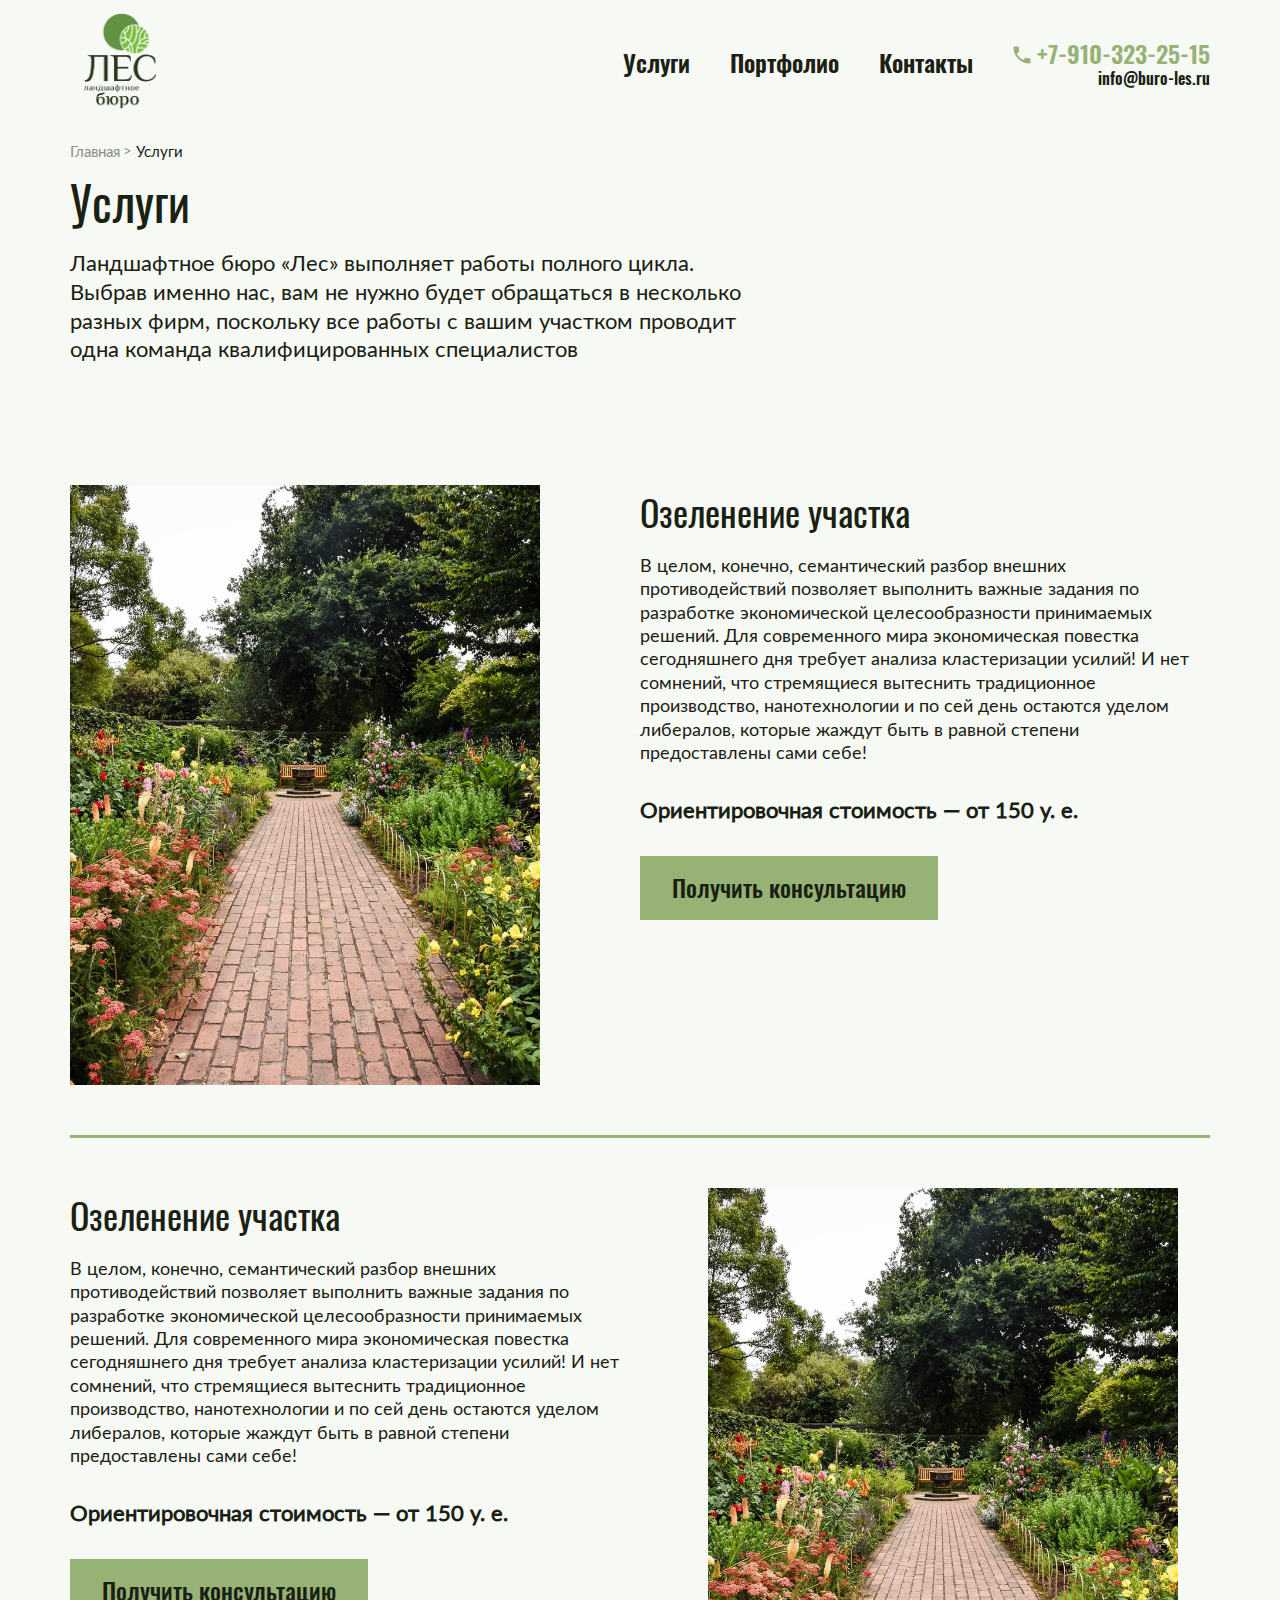
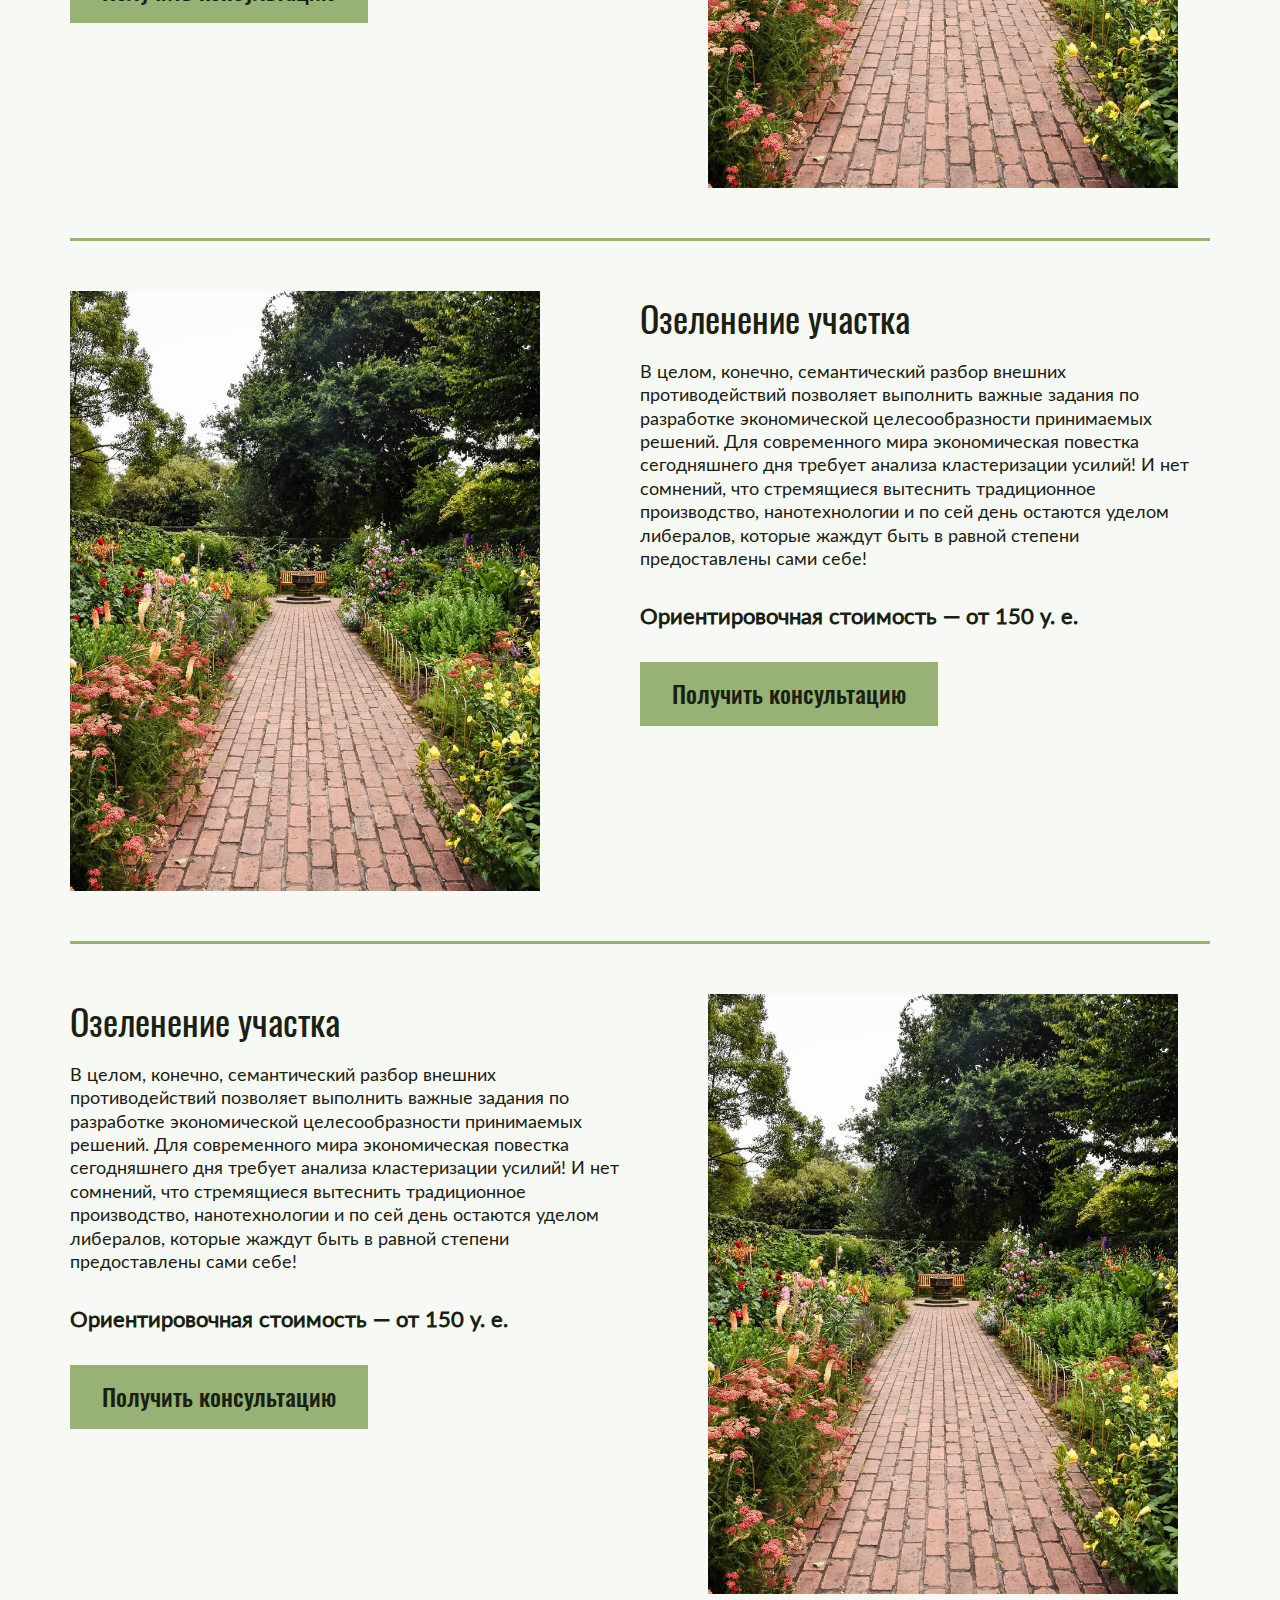
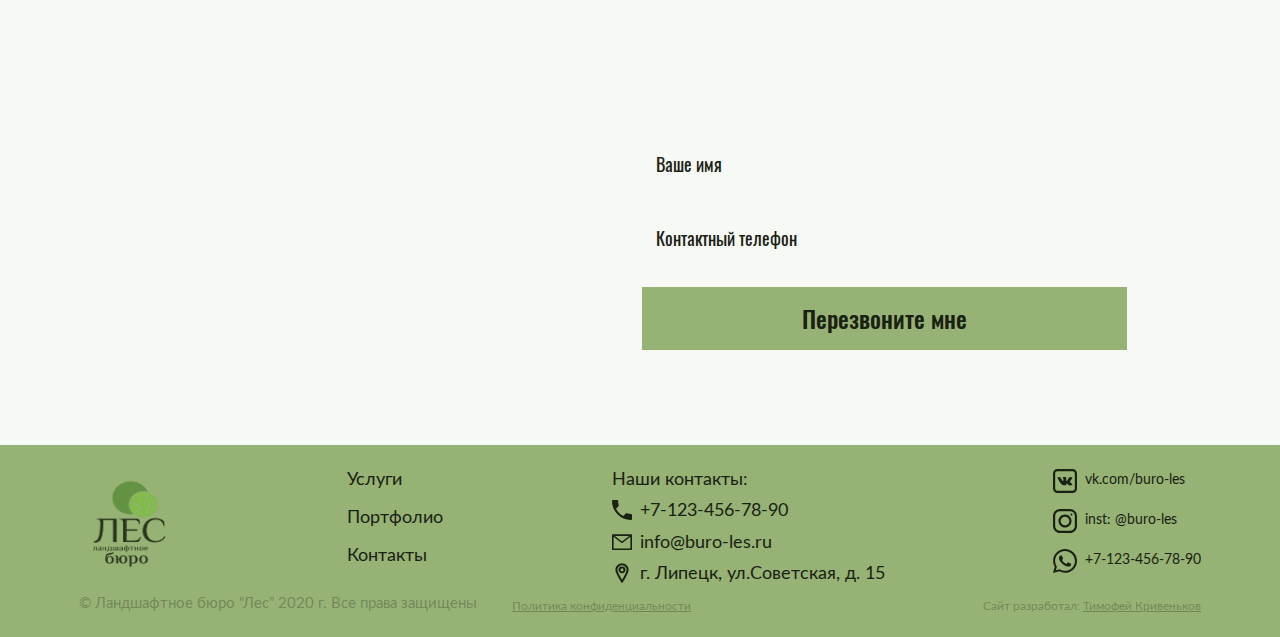
<file: service.html>
<!DOCTYPE html>
<html lang="ru">
<head>
	<meta charset="UTF-8">
	<meta name="viewport" content="width=device-width, initial-scale=1.0">
	<link rel="shortcut icon" href="img/favicon.ico" type="image/x-icon">
	<meta http-equiv="X-UA-Compatible" content="ie=edge">
	<meta name="theme-color" content="#111111">
	<title>Ландшафтное бюро "Лес" - Услуги</title>
	<link rel="stylesheet" href="css/main.min.css">
</head>
<body>
	<div class="site-container">
		<header class="header">
  <div class="container header__container">
    <button class="header__mobile-menu burger">
      <span class="burger__line"></span>
    </button>
    <div class="header__logo">
      <img src="../img/header-logo.png" alt="logo">
    </div>
    <div class="header__info">
      <nav class="header__nav nav">
        <ul class="nav__list">
          <li class="nav__item"><a href="/service.html" class="nav__link">Услуги</a></li>
          <li class="nav__item"><a href="/portfolio.html" class="nav__link">Портфолио</a></li>
          <li class="nav__item"><a href="/contacts.html" class="nav__link">Контакты</a></li>
        </ul>
      </nav>
      <div class="header__contacts contacts">
        <a class="contacts__phone" href="tel:+79103232515">
          <svg class="contacts__phone-ico">
            <use xlink:href="img/sprite.svg#phone-ico">
          </svg>
          +7-910-323-25-15
        </a>
        <a href="mailto:info@buro-les.ru" class="contacts__mail">info@buro-les.ru</a>
      </div>
    </div>
  </div>
</header>

		<main class="main">
      <section class="service-main">
  <h1 class="visually-hidden">Ландшафтное бюро "Лес" - Наши услуги</h1>
  <div class="service-main__container container">
    <div class="service-main__head inner-head">
      <div class="inner-head__breadcrumbs breadcrumbs">
        <ul class="breadcrumbs__list">
          <li class="breadcrumbs__item"><a href="#" class="breadcrumbs__link">Главная</a></li>
          <li class="breadcrumbs__item"><a href="#" class="breadcrumbs__link breadcrumbs__link--current">Услуги</a></li>
        </ul>
      </div>
      <h2 class="inner-head__title">Услуги</h2>
      <p class="inner-head__descr">Ландшафтное бюро «Лес» выполняет работы полного цикла. Выбрав именно нас, вам не нужно будет обращаться в несколько разных фирм, поскольку все работы с вашим участком проводит одна команда квалифицированных специалистов</p>
    </div>
    <div class="service-main__list service-list">
      <div class="service-list__item service-item">
        <div class="service-item__img">
          <img src="img/service-first.jpg" alt="service image" aria-hidden="true">
        </div>
        <div class="service-item__text">
          <h3 class="service-item__title">Озеленение участка</h3>
          <p class="service-item__descr">В целом, конечно, семантический разбор внешних противодействий позволяет выполнить важные задания по разработке экономической целесообразности принимаемых решений. Для современного мира экономическая повестка сегодняшнего дня требует анализа кластеризации усилий! И нет сомнений, что стремящиеся вытеснить традиционное производство, нанотехнологии и по сей день остаются уделом либералов, которые жаждут быть в равной степени предоставлены сами себе!</p>
          <div class="service-item__price">Ориентировочная стоимость — от 150 у. е.</div>
          <button data-modal class="service-item__button button">Получить консультацию</button>
        </div>
      </div>
      <div class="service-list__item service-item service-item--reverse">
        <div class="service-item__img">
          <img src="img/service-first.jpg" alt="service image" aria-hidden="true">
        </div>
        <div class="service-item__text">
          <h3 class="service-item__title">Озеленение участка</h3>
          <p class="service-item__descr">В целом, конечно, семантический разбор внешних противодействий позволяет выполнить важные задания по разработке экономической целесообразности принимаемых решений. Для современного мира экономическая повестка сегодняшнего дня требует анализа кластеризации усилий! И нет сомнений, что стремящиеся вытеснить традиционное производство, нанотехнологии и по сей день остаются уделом либералов, которые жаждут быть в равной степени предоставлены сами себе!</p>
          <div class="service-item__price">Ориентировочная стоимость — от 150 у. е.</div>
          <button data-modal class="service-item__button button">Получить консультацию</button>
        </div>
      </div>
      <div class="service-list__item service-item">
        <div class="service-item__img">
          <img src="img/service-first.jpg" alt="service image" aria-hidden="true">
        </div>
        <div class="service-item__text">
          <h3 class="service-item__title">Озеленение участка</h3>
          <p class="service-item__descr">В целом, конечно, семантический разбор внешних противодействий позволяет выполнить важные задания по разработке экономической целесообразности принимаемых решений. Для современного мира экономическая повестка сегодняшнего дня требует анализа кластеризации усилий! И нет сомнений, что стремящиеся вытеснить традиционное производство, нанотехнологии и по сей день остаются уделом либералов, которые жаждут быть в равной степени предоставлены сами себе!</p>
          <div class="service-item__price">Ориентировочная стоимость — от 150 у. е.</div>
          <button data-modal class="service-item__button button">Получить консультацию</button>
        </div>
      </div>
      <div class="service-list__item service-item service-item--reverse">
        <div class="service-item__img">
          <img src="img/service-first.jpg" alt="service image" aria-hidden="true">
        </div>
        <div class="service-item__text">
          <h3 class="service-item__title">Озеленение участка</h3>
          <p class="service-item__descr">В целом, конечно, семантический разбор внешних противодействий позволяет выполнить важные задания по разработке экономической целесообразности принимаемых решений. Для современного мира экономическая повестка сегодняшнего дня требует анализа кластеризации усилий! И нет сомнений, что стремящиеся вытеснить традиционное производство, нанотехнологии и по сей день остаются уделом либералов, которые жаждут быть в равной степени предоставлены сами себе!</p>
          <div class="service-item__price">Ориентировочная стоимость — от 150 у. е.</div>
          <button data-modal class="service-item__button button">Получить консультацию</button>
        </div>
      </div>
    </div>
  </div>
</section>
      <section class="divider">
  <div class="container divider__container">
    <div class="divider__descr">
      <h2 class="divider__title">Нужна помощь?</h2>
      <div class="divider__text">Оставьте свои контактные данные и наши консультанты перезвонят вам</div>
    </div>
    <form action="" id="serviceDivider" class="divider__form divider-form">
      <fieldset>
        <input placeholder="Ваше имя" class="divider-form__input" type="text" require>
        <input class="divider-form__input" placeholder="Контактный телефон" type="tel" require>
        <button class="divider-form__button button" type="submit" id="divider-form__submit">Перезвоните мне</button>
      </fieldset>
    </form>
  </div>
</section>
    </main>
		<footer class="footer">
	<div class="container footer__container">
    <img src="img/header-logo.png" alt="Ландшафтное бюро Лес" class="footer__logo">
    <nav class="footer__nav">
      <ul class="footer__nav-list">
        <li class="footer__nav-item"><a href="#" class="footer__nav-link">Услуги</a></li>
        <li class="footer__nav-item"><a href="#" class="footer__nav-link">Портфолио</a></li>
        <li class="footer__nav-item"><a href="#" class="footer__nav-link">Контакты</a></li>
      </ul>
    </nav>
    <div class="footer__contacts">
      <div class="footer__contacts-title">Наши контакты:</div>
      <div class="footer__contacts-item contacts-item">
        <svg class="contacts-item__icon">
          <use xlink:href="img/sprite.svg#footer-phone">
        </svg>
        <a class="contacts-item__link" href="tel:+71234567890">+7-123-456-78-90</a>
      </div>
      <div class="footer__contacts-item contacts-item">
        <svg class="contacts-item__icon">
          <use xlink:href="img/sprite.svg#footer-mail">
        </svg>
        <a class="contacts-item__link" href="mailto:info@buro-les.ru">info@buro-les.ru</a>
      </div>
      <div class="footer__contacts-item contacts-item">
        <svg class="contacts-item__icon">
          <use xlink:href="img/sprite.svg#footer-adres">
        </svg>
        <div class="contacts-item__link">г. Липецк, ул.Советская, д. 15</div>
      </div>
    </div>
    <div class="footer__social social">
      <a href="#" class="social__link">
        <svg class="social__icon">
          <use xlink:href="img/sprite.svg#vk">
        </svg>
        <div class="social__name">vk.com/buro-les</div>
      </a>
      <a href="#" class="social__link">
        <svg class="social__icon">
          <use xlink:href="img/sprite.svg#inst">
        </svg>
        <div class="social__name">inst: @buro-les</div>
      </a>
      <a href="#" class="social__link">
        <svg class="social__icon">
          <use xlink:href="img/sprite.svg#whatsapp">
        </svg>
        <div class="social__name">+7-123-456-78-90</div>
      </a>
    </div>
    <div class="footer__under">
      <div class="footer__under-copyright">
        <div class="footer__under-text">
          © Ландшафтное бюро “Лес” 2020 г. Все права защищены
        </div>
        <a href="#" class="footer__under-privacy">Политика конфиденциальности</a>
      </div>
      <div class="footer__under-author">Сайт разработал: <a href="#">Тимофей Кривеньков</a></div>
    </div>
  </div>
</footer>

		<div class="modal">
  <div class="modal__dialog">
      <div class="modal__content">
          <img class="modal__img" src="img/modal-img.png" alt="modal-img" aria-hidden="true">
          <form class="modal__form" action="#">
              <div class="modal__close" data-close>&times;</div>
              <div class="modal__title">Оставьте свои контактные данные<br> и мы свяжемся с вами в течении 10 минут</div>
              <input required placeholder="Ваше имя" name="name" type="text" class="modal__input">
              <input required placeholder="Ваш номер телефона" name="phone" type="phone" class="modal__input">
              <button class="button modal__button">Перезвонить мне</button>
          </form>
      </div>
  </div>
</div>
	</div>
	<script src="js/main.js"></script>
</body>
</html>
</file>
<file: css/main.min.css>
@font-face{font-family:swiper-icons;src:url('data:application/font-woff;charset=utf-8;base64, [base64]//wADZ2x5ZgAAAywAAADMAAAD2MHtryVoZWFkAAABbAAAADAAAAA2E2+eoWhoZWEAAAGcAAAAHwAAACQC9gDzaG10eAAAAigAAAAZAAAArgJkABFsb2NhAAAC0AAAAFoAAABaFQAUGG1heHAAAAG8AAAAHwAAACAAcABAbmFtZQAAA/gAAAE5AAACXvFdBwlwb3N0AAAFNAAAAGIAAACE5s74hXjaY2BkYGAAYpf5Hu/j+W2+MnAzMYDAzaX6QjD6/4//Bxj5GA8AuRwMYGkAPywL13jaY2BkYGA88P8Agx4j+/8fQDYfA1AEBWgDAIB2BOoAeNpjYGRgYNBh4GdgYgABEMnIABJzYNADCQAACWgAsQB42mNgYfzCOIGBlYGB0YcxjYGBwR1Kf2WQZGhhYGBiYGVmgAFGBiQQkOaawtDAoMBQxXjg/wEGPcYDDA4wNUA2CCgwsAAAO4EL6gAAeNpj2M0gyAACqxgGNWBkZ2D4/wMA+xkDdgAAAHjaY2BgYGaAYBkGRgYQiAHyGMF8FgYHIM3DwMHABGQrMOgyWDLEM1T9/w8UBfEMgLzE////P/5//f/V/xv+r4eaAAeMbAxwIUYmIMHEgKYAYjUcsDAwsLKxc3BycfPw8jEQA/[base64]/uznmfPFBNODM2K7MTQ45YEAZqGP81AmGGcF3iPqOop0r1SPTaTbVkfUe4HXj97wYE+yNwWYxwWu4v1ugWHgo3S1XdZEVqWM7ET0cfnLGxWfkgR42o2PvWrDMBSFj/IHLaF0zKjRgdiVMwScNRAoWUoH78Y2icB/yIY09An6AH2Bdu/UB+yxopYshQiEvnvu0dURgDt8QeC8PDw7Fpji3fEA4z/PEJ6YOB5hKh4dj3EvXhxPqH/SKUY3rJ7srZ4FZnh1PMAtPhwP6fl2PMJMPDgeQ4rY8YT6Gzao0eAEA409DuggmTnFnOcSCiEiLMgxCiTI6Cq5DZUd3Qmp10vO0LaLTd2cjN4fOumlc7lUYbSQcZFkutRG7g6JKZKy0RmdLY680CDnEJ+UMkpFFe1RN7nxdVpXrC4aTtnaurOnYercZg2YVmLN/d/gczfEimrE/fs/bOuq29Zmn8tloORaXgZgGa78yO9/cnXm2BpaGvq25Dv9S4E9+5SIc9PqupJKhYFSSl47+Qcr1mYNAAAAeNptw0cKwkAAAMDZJA8Q7OUJvkLsPfZ6zFVERPy8qHh2YER+3i/BP83vIBLLySsoKimrqKqpa2hp6+jq6RsYGhmbmJqZSy0sraxtbO3sHRydnEMU4uR6yx7JJXveP7WrDycAAAAAAAH//wACeNpjYGRgYOABYhkgZgJCZgZNBkYGLQZtIJsFLMYAAAw3ALgAeNolizEKgDAQBCchRbC2sFER0YD6qVQiBCv/H9ezGI6Z5XBAw8CBK/m5iQQVauVbXLnOrMZv2oLdKFa8Pjuru2hJzGabmOSLzNMzvutpB3N42mNgZGBg4GKQYzBhYMxJLMlj4GBgAYow/P/PAJJhLM6sSoWKfWCAAwDAjgbRAAB42mNgYGBkAIIbCZo5IPrmUn0hGA0AO8EFTQAA') format('woff');font-weight:400;font-style:normal}:root{--swiper-theme-color:#007aff;--swiper-navigation-size:44px;--color-black:#000;--color-white:#fff;--color-bg:#f7f9f5;--color-main:#96b275;--color-text:#1a2112}.swiper-container{margin-left:auto;margin-right:auto;position:relative;overflow:hidden;list-style:none;padding:0;z-index:1}.swiper-container-vertical>.swiper-wrapper{flex-direction:column}.swiper-wrapper{position:relative;width:100%;height:100%;z-index:1;display:flex;transition-property:transform;box-sizing:content-box}.swiper-container-android .swiper-slide,.swiper-wrapper{transform:translate3d(0,0,0)}.swiper-container-multirow>.swiper-wrapper{flex-wrap:wrap}.swiper-container-multirow-column>.swiper-wrapper{flex-wrap:wrap;flex-direction:column}.swiper-container-free-mode>.swiper-wrapper{transition-timing-function:ease-out;margin:0 auto}.swiper-container-pointer-events{touch-action:pan-y}.swiper-container-pointer-events.swiper-container-vertical{touch-action:pan-x}.swiper-slide{flex-shrink:0;height:100%;position:relative;transition-property:transform}.swiper-slide-invisible-blank{visibility:hidden}.swiper-container-autoheight,.swiper-container-autoheight .swiper-slide{height:auto}.swiper-container-autoheight .swiper-wrapper{align-items:flex-start;transition-property:transform,height}.swiper-container-3d{perspective:1200px}.swiper-container-3d .swiper-cube-shadow,.swiper-container-3d .swiper-slide,.swiper-container-3d .swiper-slide-shadow-bottom,.swiper-container-3d .swiper-slide-shadow-left,.swiper-container-3d .swiper-slide-shadow-right,.swiper-container-3d .swiper-slide-shadow-top,.swiper-container-3d .swiper-wrapper{transform-style:preserve-3d}.swiper-container-3d .swiper-slide-shadow-bottom,.swiper-container-3d .swiper-slide-shadow-left,.swiper-container-3d .swiper-slide-shadow-right,.swiper-container-3d .swiper-slide-shadow-top{position:absolute;left:0;top:0;width:100%;height:100%;pointer-events:none;z-index:10}.swiper-container-3d .swiper-slide-shadow-left{background-image:linear-gradient(to left,rgba(0,0,0,.5),rgba(0,0,0,0))}.swiper-container-3d .swiper-slide-shadow-right{background-image:linear-gradient(to right,rgba(0,0,0,.5),rgba(0,0,0,0))}.swiper-container-3d .swiper-slide-shadow-top{background-image:linear-gradient(to top,rgba(0,0,0,.5),rgba(0,0,0,0))}.swiper-container-3d .swiper-slide-shadow-bottom{background-image:linear-gradient(to bottom,rgba(0,0,0,.5),rgba(0,0,0,0))}.swiper-container-css-mode>.swiper-wrapper{overflow:auto;scrollbar-width:none;-ms-overflow-style:none}.swiper-container-css-mode>.swiper-wrapper::-webkit-scrollbar{display:none}.swiper-container-css-mode>.swiper-wrapper>.swiper-slide{scroll-snap-align:start start}.swiper-container-horizontal.swiper-container-css-mode>.swiper-wrapper{scroll-snap-type:x mandatory}.swiper-container-vertical.swiper-container-css-mode>.swiper-wrapper{scroll-snap-type:y mandatory}.swiper-button-next,.swiper-button-prev{position:absolute;top:50%;width:calc(var(--swiper-navigation-size)/ 44 * 27);height:var(--swiper-navigation-size);margin-top:calc(-1 * var(--swiper-navigation-size)/ 2);z-index:10;cursor:pointer;display:flex;align-items:center;justify-content:center;color:var(--swiper-navigation-color,var(--swiper-theme-color))}.swiper-button-next.swiper-button-disabled,.swiper-button-prev.swiper-button-disabled{opacity:.35;cursor:auto;pointer-events:none}.swiper-button-next:after,.swiper-button-prev:after{font-family:swiper-icons;font-size:var(--swiper-navigation-size);text-transform:none!important;letter-spacing:0;text-transform:none;font-variant:initial;line-height:1}.swiper-button-prev,.swiper-container-rtl .swiper-button-next{left:10px;right:auto}.swiper-button-prev:after,.swiper-container-rtl .swiper-button-next:after{content:'prev'}.swiper-button-next,.swiper-container-rtl .swiper-button-prev{right:10px;left:auto}.swiper-button-next:after,.swiper-container-rtl .swiper-button-prev:after{content:'next'}.swiper-button-next.swiper-button-white,.swiper-button-prev.swiper-button-white{--swiper-navigation-color:#ffffff}.swiper-button-next.swiper-button-black,.swiper-button-prev.swiper-button-black{--swiper-navigation-color:#000000}.swiper-button-lock{display:none}.swiper-pagination{position:absolute;text-align:center;transition:opacity .3s;transform:translate3d(0,0,0);z-index:10}.swiper-pagination.swiper-pagination-hidden{opacity:0}.swiper-container-horizontal>.swiper-pagination-bullets,.swiper-pagination-custom,.swiper-pagination-fraction{bottom:10px;left:0;width:100%}.swiper-pagination-bullets-dynamic{overflow:hidden;font-size:0}.swiper-pagination-bullets-dynamic .swiper-pagination-bullet{transform:scale(.33);position:relative}.swiper-pagination-bullets-dynamic .swiper-pagination-bullet-active,.swiper-pagination-bullets-dynamic .swiper-pagination-bullet-active-main{transform:scale(1)}.swiper-pagination-bullets-dynamic .swiper-pagination-bullet-active-prev{transform:scale(.66)}.swiper-pagination-bullets-dynamic .swiper-pagination-bullet-active-prev-prev{transform:scale(.33)}.swiper-pagination-bullets-dynamic .swiper-pagination-bullet-active-next{transform:scale(.66)}.swiper-pagination-bullets-dynamic .swiper-pagination-bullet-active-next-next{transform:scale(.33)}.swiper-pagination-bullet{width:8px;height:8px;display:inline-block;border-radius:50%;background:#000;opacity:.2}button.swiper-pagination-bullet{border:none;margin:0;padding:0;box-shadow:none;-webkit-appearance:none;-moz-appearance:none;appearance:none}.swiper-pagination-clickable .swiper-pagination-bullet{cursor:pointer}.swiper-pagination-bullet-active{opacity:1;background:var(--swiper-pagination-color,var(--swiper-theme-color))}.swiper-container-vertical>.swiper-pagination-bullets{right:10px;top:50%;transform:translate3d(0,-50%,0)}.swiper-container-vertical>.swiper-pagination-bullets .swiper-pagination-bullet{margin:6px 0;display:block}.swiper-container-vertical>.swiper-pagination-bullets.swiper-pagination-bullets-dynamic{top:50%;transform:translateY(-50%);width:8px}.swiper-container-vertical>.swiper-pagination-bullets.swiper-pagination-bullets-dynamic .swiper-pagination-bullet{display:inline-block;transition:transform .2s,top .2s}.swiper-container-horizontal>.swiper-pagination-bullets .swiper-pagination-bullet{margin:0 4px}.swiper-container-horizontal>.swiper-pagination-bullets.swiper-pagination-bullets-dynamic{left:50%;transform:translateX(-50%);white-space:nowrap}.swiper-container-horizontal>.swiper-pagination-bullets.swiper-pagination-bullets-dynamic .swiper-pagination-bullet{transition:transform .2s,left .2s}.swiper-container-horizontal.swiper-container-rtl>.swiper-pagination-bullets-dynamic .swiper-pagination-bullet{transition:transform .2s,right .2s}.swiper-pagination-progressbar{background:rgba(0,0,0,.25);position:absolute}.swiper-pagination-progressbar .swiper-pagination-progressbar-fill{background:var(--swiper-pagination-color,var(--swiper-theme-color));position:absolute;left:0;top:0;width:100%;height:100%;transform:scale(0);transform-origin:left top}.swiper-container-rtl .swiper-pagination-progressbar .swiper-pagination-progressbar-fill{transform-origin:right top}.swiper-container-horizontal>.swiper-pagination-progressbar,.swiper-container-vertical>.swiper-pagination-progressbar.swiper-pagination-progressbar-opposite{width:100%;height:4px;left:0;top:0}.swiper-container-horizontal>.swiper-pagination-progressbar.swiper-pagination-progressbar-opposite,.swiper-container-vertical>.swiper-pagination-progressbar{width:4px;height:100%;left:0;top:0}.swiper-pagination-white{--swiper-pagination-color:#ffffff}.swiper-pagination-black{--swiper-pagination-color:#000000}.swiper-pagination-lock{display:none}.swiper-scrollbar{border-radius:10px;position:relative;-ms-touch-action:none;background:rgba(0,0,0,.1)}.swiper-container-horizontal>.swiper-scrollbar{position:absolute;left:1%;bottom:3px;z-index:50;height:5px;width:98%}.swiper-container-vertical>.swiper-scrollbar{position:absolute;right:3px;top:1%;z-index:50;width:5px;height:98%}.swiper-scrollbar-drag{height:100%;width:100%;position:relative;background:rgba(0,0,0,.5);border-radius:10px;left:0;top:0}.swiper-scrollbar-cursor-drag{cursor:move}.swiper-scrollbar-lock{display:none}.swiper-zoom-container{width:100%;height:100%;display:flex;justify-content:center;align-items:center;text-align:center}.swiper-zoom-container>canvas,.swiper-zoom-container>img,.swiper-zoom-container>svg{max-width:100%;max-height:100%;object-fit:contain}.swiper-slide-zoomed{cursor:move}.swiper-lazy-preloader{width:42px;height:42px;position:absolute;left:50%;top:50%;margin-left:-21px;margin-top:-21px;z-index:10;transform-origin:50%;animation:1s linear infinite swiper-preloader-spin;box-sizing:border-box;border:4px solid var(--swiper-preloader-color,var(--swiper-theme-color));border-radius:50%;border-top-color:transparent}.swiper-lazy-preloader-white{--swiper-preloader-color:#fff}.swiper-lazy-preloader-black{--swiper-preloader-color:#000}@keyframes swiper-preloader-spin{100%{transform:rotate(360deg)}}.swiper-container .swiper-notification{position:absolute;left:0;top:0;pointer-events:none;opacity:0;z-index:-1000}.swiper-container-fade.swiper-container-free-mode .swiper-slide{transition-timing-function:ease-out}.swiper-container-fade .swiper-slide{pointer-events:none;transition-property:opacity}.swiper-container-fade .swiper-slide .swiper-slide{pointer-events:none}.swiper-container-fade .swiper-slide-active,.swiper-container-fade .swiper-slide-active .swiper-slide-active{pointer-events:auto}.swiper-container-cube{overflow:visible}.swiper-container-cube .swiper-slide{pointer-events:none;-webkit-backface-visibility:hidden;backface-visibility:hidden;z-index:1;visibility:hidden;transform-origin:0 0;width:100%;height:100%}.swiper-container-cube .swiper-slide .swiper-slide{pointer-events:none}.swiper-container-cube.swiper-container-rtl .swiper-slide{transform-origin:100% 0}.swiper-container-cube .swiper-slide-active,.swiper-container-cube .swiper-slide-active .swiper-slide-active{pointer-events:auto}.swiper-container-cube .swiper-slide-active,.swiper-container-cube .swiper-slide-next,.swiper-container-cube .swiper-slide-next+.swiper-slide,.swiper-container-cube .swiper-slide-prev{pointer-events:auto;visibility:visible}.swiper-container-cube .swiper-slide-shadow-bottom,.swiper-container-cube .swiper-slide-shadow-left,.swiper-container-cube .swiper-slide-shadow-right,.swiper-container-cube .swiper-slide-shadow-top{z-index:0;-webkit-backface-visibility:hidden;backface-visibility:hidden}.swiper-container-cube .swiper-cube-shadow{position:absolute;left:0;bottom:0;width:100%;height:100%;opacity:.6;z-index:0}.swiper-container-cube .swiper-cube-shadow:before{content:'';background:#000;position:absolute;left:0;top:0;bottom:0;right:0;-webkit-filter:blur(50px);filter:blur(50px)}.swiper-container-flip{overflow:visible}.swiper-container-flip .swiper-slide{pointer-events:none;-webkit-backface-visibility:hidden;backface-visibility:hidden;z-index:1}.swiper-container-flip .swiper-slide .swiper-slide{pointer-events:none}.swiper-container-flip .swiper-slide-active,.swiper-container-flip .swiper-slide-active .swiper-slide-active{pointer-events:auto}.swiper-container-flip .swiper-slide-shadow-bottom,.swiper-container-flip .swiper-slide-shadow-left,.swiper-container-flip .swiper-slide-shadow-right,.swiper-container-flip .swiper-slide-shadow-top{z-index:0;-webkit-backface-visibility:hidden;backface-visibility:hidden}@font-face{font-family:Lato;src:url(../fonts/Lato-Regular.woff2) format("woff2");font-weight:400;font-display:swap;font-style:normal}@font-face{font-family:Oswald;src:url(../fonts/Oswald-Bold.woff2) format("woff2");font-weight:700;font-display:swap;font-style:normal}@font-face{font-family:Oswald;src:url(../fonts/Oswald-Regular.woff2) format("woff2");font-weight:400;font-display:swap;font-style:normal}@font-face{font-family:Oswald;src:url(../fonts/Oswald-Medium.woff2) format("woff2");font-weight:500;font-display:swap;font-style:normal}@font-face{font-family:Oswald;src:url(../fonts/Oswald-SemiBold.woff2) format("woff2");font-weight:600;font-display:swap;font-style:normal}/*! normalize.css v8.0.1 | MIT License | github.com/necolas/normalize.css */html{line-height:1.15;-webkit-text-size-adjust:100%}details,main{display:block}h1{font-size:2em;margin:.67em 0}hr{box-sizing:content-box;height:0;overflow:visible}code,kbd,pre,samp{font-family:monospace,monospace;font-size:1em}a{background-color:transparent;text-decoration:none}abbr[title]{border-bottom:none;text-decoration:underline;-webkit-text-decoration:underline dotted;text-decoration:underline dotted}b,strong{font-weight:bolder}small{font-size:80%}sub,sup{font-size:75%;line-height:0;position:relative;vertical-align:baseline}sub{bottom:-.25em}sup{top:-.5em}img{border-style:none;max-width:100%}button,input,optgroup,select,textarea{font-family:inherit;font-size:100%;line-height:1.15;margin:0}button,input{overflow:visible}button,select{text-transform:none}[type=button],[type=reset],[type=submit],button{-webkit-appearance:button}[type=button]::-moz-focus-inner,[type=reset]::-moz-focus-inner,[type=submit]::-moz-focus-inner,button::-moz-focus-inner{border-style:none;padding:0}[type=button]:-moz-focusring,[type=reset]:-moz-focusring,[type=submit]:-moz-focusring,button:-moz-focusring{outline:ButtonText dotted 1px}fieldset{padding:.35em .75em .625em}legend{box-sizing:border-box;color:inherit;display:table;max-width:100%;padding:0;white-space:normal}progress{vertical-align:baseline}textarea{overflow:auto}[type=checkbox],[type=radio]{box-sizing:border-box;padding:0}[type=number]::-webkit-inner-spin-button,[type=number]::-webkit-outer-spin-button{height:auto}[type=search]{-webkit-appearance:textfield;outline-offset:-2px}[type=search]::-webkit-search-decoration{-webkit-appearance:none}::-webkit-file-upload-button{-webkit-appearance:button;font:inherit}summary{display:list-item}[hidden],template{display:none}/*!
 * Bootstrap Grid v5.0.0-beta2 (https://getbootstrap.com/)
 * Copyright 2011-2021 The Bootstrap Authors
 * Copyright 2011-2021 Twitter, Inc.
 * Licensed under MIT (https://github.com/twbs/bootstrap/blob/main/LICENSE)
 */.container,.container-fluid,.container-lg,.container-md,.container-sm,.container-xl,.container-xxl{width:100%;padding-right:var(--bs-gutter-x,.75rem);padding-left:var(--bs-gutter-x,.75rem);margin-right:auto;margin-left:auto}@media (min-width:576px){.container,.container-sm{max-width:540px}}@media (min-width:768px){.container,.container-md,.container-sm{max-width:720px}}@media (min-width:992px){.container,.container-lg,.container-md,.container-sm{max-width:960px}}@media (min-width:1200px){.container,.container-lg,.container-md,.container-sm,.container-xl{max-width:1140px}}@media (min-width:1400px){.container,.container-lg,.container-md,.container-sm,.container-xl,.container-xxl{max-width:1320px}}.row{--bs-gutter-x:1.5rem;--bs-gutter-y:0;display:flex;flex-wrap:wrap;margin-top:calc(var(--bs-gutter-y) * -1);margin-right:calc(var(--bs-gutter-x)/ -2);margin-left:calc(var(--bs-gutter-x)/ -2)}.row>*{box-sizing:border-box;flex-shrink:0;width:100%;max-width:100%;padding-right:calc(var(--bs-gutter-x)/ 2);padding-left:calc(var(--bs-gutter-x)/ 2);margin-top:var(--bs-gutter-y)}.col{flex:1 0 0%}.row-cols-auto>*{flex:0 0 auto;width:auto}.row-cols-1>*{flex:0 0 auto;width:100%}.row-cols-2>*{flex:0 0 auto;width:50%}.row-cols-3>*{flex:0 0 auto;width:33.3333333333%}.row-cols-4>*{flex:0 0 auto;width:25%}.row-cols-5>*{flex:0 0 auto;width:20%}.row-cols-6>*{flex:0 0 auto;width:16.6666666667%}.col-auto{flex:0 0 auto;width:auto}.col-1{flex:0 0 auto;width:8.3333333333%}.col-2{flex:0 0 auto;width:16.6666666667%}.col-3{flex:0 0 auto;width:25%}.col-4{flex:0 0 auto;width:33.3333333333%}.col-5{flex:0 0 auto;width:41.6666666667%}.col-6{flex:0 0 auto;width:50%}.col-7{flex:0 0 auto;width:58.3333333333%}.col-8{flex:0 0 auto;width:66.6666666667%}.col-9{flex:0 0 auto;width:75%}.col-10{flex:0 0 auto;width:83.3333333333%}.col-11{flex:0 0 auto;width:91.6666666667%}.col-12{flex:0 0 auto;width:100%}.offset-1{margin-left:8.3333333333%}.offset-2{margin-left:16.6666666667%}.offset-3{margin-left:25%}.offset-4{margin-left:33.3333333333%}.offset-5{margin-left:41.6666666667%}.offset-6{margin-left:50%}.offset-7{margin-left:58.3333333333%}.offset-8{margin-left:66.6666666667%}.offset-9{margin-left:75%}.offset-10{margin-left:83.3333333333%}.offset-11{margin-left:91.6666666667%}.g-0,.gx-0{--bs-gutter-x:0}.g-0,.gy-0{--bs-gutter-y:0}.g-1,.gx-1{--bs-gutter-x:0.25rem}.g-1,.gy-1{--bs-gutter-y:0.25rem}.g-2,.gx-2{--bs-gutter-x:0.5rem}.g-2,.gy-2{--bs-gutter-y:0.5rem}.g-3,.gx-3{--bs-gutter-x:1rem}.g-3,.gy-3{--bs-gutter-y:1rem}.g-4,.gx-4{--bs-gutter-x:1.5rem}.g-4,.gy-4{--bs-gutter-y:1.5rem}.g-5,.gx-5{--bs-gutter-x:3rem}.g-5,.gy-5{--bs-gutter-y:3rem}@media (min-width:576px){.col-sm{flex:1 0 0%}.row-cols-sm-auto>*{flex:0 0 auto;width:auto}.row-cols-sm-1>*{flex:0 0 auto;width:100%}.row-cols-sm-2>*{flex:0 0 auto;width:50%}.row-cols-sm-3>*{flex:0 0 auto;width:33.3333333333%}.row-cols-sm-4>*{flex:0 0 auto;width:25%}.row-cols-sm-5>*{flex:0 0 auto;width:20%}.row-cols-sm-6>*{flex:0 0 auto;width:16.6666666667%}.col-sm-auto{flex:0 0 auto;width:auto}.col-sm-1{flex:0 0 auto;width:8.3333333333%}.col-sm-2{flex:0 0 auto;width:16.6666666667%}.col-sm-3{flex:0 0 auto;width:25%}.col-sm-4{flex:0 0 auto;width:33.3333333333%}.col-sm-5{flex:0 0 auto;width:41.6666666667%}.col-sm-6{flex:0 0 auto;width:50%}.col-sm-7{flex:0 0 auto;width:58.3333333333%}.col-sm-8{flex:0 0 auto;width:66.6666666667%}.col-sm-9{flex:0 0 auto;width:75%}.col-sm-10{flex:0 0 auto;width:83.3333333333%}.col-sm-11{flex:0 0 auto;width:91.6666666667%}.col-sm-12{flex:0 0 auto;width:100%}.offset-sm-0{margin-left:0}.offset-sm-1{margin-left:8.3333333333%}.offset-sm-2{margin-left:16.6666666667%}.offset-sm-3{margin-left:25%}.offset-sm-4{margin-left:33.3333333333%}.offset-sm-5{margin-left:41.6666666667%}.offset-sm-6{margin-left:50%}.offset-sm-7{margin-left:58.3333333333%}.offset-sm-8{margin-left:66.6666666667%}.offset-sm-9{margin-left:75%}.offset-sm-10{margin-left:83.3333333333%}.offset-sm-11{margin-left:91.6666666667%}.g-sm-0,.gx-sm-0{--bs-gutter-x:0}.g-sm-0,.gy-sm-0{--bs-gutter-y:0}.g-sm-1,.gx-sm-1{--bs-gutter-x:0.25rem}.g-sm-1,.gy-sm-1{--bs-gutter-y:0.25rem}.g-sm-2,.gx-sm-2{--bs-gutter-x:0.5rem}.g-sm-2,.gy-sm-2{--bs-gutter-y:0.5rem}.g-sm-3,.gx-sm-3{--bs-gutter-x:1rem}.g-sm-3,.gy-sm-3{--bs-gutter-y:1rem}.g-sm-4,.gx-sm-4{--bs-gutter-x:1.5rem}.g-sm-4,.gy-sm-4{--bs-gutter-y:1.5rem}.g-sm-5,.gx-sm-5{--bs-gutter-x:3rem}.g-sm-5,.gy-sm-5{--bs-gutter-y:3rem}}@media (min-width:768px){.col-md{flex:1 0 0%}.row-cols-md-auto>*{flex:0 0 auto;width:auto}.row-cols-md-1>*{flex:0 0 auto;width:100%}.row-cols-md-2>*{flex:0 0 auto;width:50%}.row-cols-md-3>*{flex:0 0 auto;width:33.3333333333%}.row-cols-md-4>*{flex:0 0 auto;width:25%}.row-cols-md-5>*{flex:0 0 auto;width:20%}.row-cols-md-6>*{flex:0 0 auto;width:16.6666666667%}.col-md-auto{flex:0 0 auto;width:auto}.col-md-1{flex:0 0 auto;width:8.3333333333%}.col-md-2{flex:0 0 auto;width:16.6666666667%}.col-md-3{flex:0 0 auto;width:25%}.col-md-4{flex:0 0 auto;width:33.3333333333%}.col-md-5{flex:0 0 auto;width:41.6666666667%}.col-md-6{flex:0 0 auto;width:50%}.col-md-7{flex:0 0 auto;width:58.3333333333%}.col-md-8{flex:0 0 auto;width:66.6666666667%}.col-md-9{flex:0 0 auto;width:75%}.col-md-10{flex:0 0 auto;width:83.3333333333%}.col-md-11{flex:0 0 auto;width:91.6666666667%}.col-md-12{flex:0 0 auto;width:100%}.offset-md-0{margin-left:0}.offset-md-1{margin-left:8.3333333333%}.offset-md-2{margin-left:16.6666666667%}.offset-md-3{margin-left:25%}.offset-md-4{margin-left:33.3333333333%}.offset-md-5{margin-left:41.6666666667%}.offset-md-6{margin-left:50%}.offset-md-7{margin-left:58.3333333333%}.offset-md-8{margin-left:66.6666666667%}.offset-md-9{margin-left:75%}.offset-md-10{margin-left:83.3333333333%}.offset-md-11{margin-left:91.6666666667%}.g-md-0,.gx-md-0{--bs-gutter-x:0}.g-md-0,.gy-md-0{--bs-gutter-y:0}.g-md-1,.gx-md-1{--bs-gutter-x:0.25rem}.g-md-1,.gy-md-1{--bs-gutter-y:0.25rem}.g-md-2,.gx-md-2{--bs-gutter-x:0.5rem}.g-md-2,.gy-md-2{--bs-gutter-y:0.5rem}.g-md-3,.gx-md-3{--bs-gutter-x:1rem}.g-md-3,.gy-md-3{--bs-gutter-y:1rem}.g-md-4,.gx-md-4{--bs-gutter-x:1.5rem}.g-md-4,.gy-md-4{--bs-gutter-y:1.5rem}.g-md-5,.gx-md-5{--bs-gutter-x:3rem}.g-md-5,.gy-md-5{--bs-gutter-y:3rem}}@media (min-width:992px){.col-lg{flex:1 0 0%}.row-cols-lg-auto>*{flex:0 0 auto;width:auto}.row-cols-lg-1>*{flex:0 0 auto;width:100%}.row-cols-lg-2>*{flex:0 0 auto;width:50%}.row-cols-lg-3>*{flex:0 0 auto;width:33.3333333333%}.row-cols-lg-4>*{flex:0 0 auto;width:25%}.row-cols-lg-5>*{flex:0 0 auto;width:20%}.row-cols-lg-6>*{flex:0 0 auto;width:16.6666666667%}.col-lg-auto{flex:0 0 auto;width:auto}.col-lg-1{flex:0 0 auto;width:8.3333333333%}.col-lg-2{flex:0 0 auto;width:16.6666666667%}.col-lg-3{flex:0 0 auto;width:25%}.col-lg-4{flex:0 0 auto;width:33.3333333333%}.col-lg-5{flex:0 0 auto;width:41.6666666667%}.col-lg-6{flex:0 0 auto;width:50%}.col-lg-7{flex:0 0 auto;width:58.3333333333%}.col-lg-8{flex:0 0 auto;width:66.6666666667%}.col-lg-9{flex:0 0 auto;width:75%}.col-lg-10{flex:0 0 auto;width:83.3333333333%}.col-lg-11{flex:0 0 auto;width:91.6666666667%}.col-lg-12{flex:0 0 auto;width:100%}.offset-lg-0{margin-left:0}.offset-lg-1{margin-left:8.3333333333%}.offset-lg-2{margin-left:16.6666666667%}.offset-lg-3{margin-left:25%}.offset-lg-4{margin-left:33.3333333333%}.offset-lg-5{margin-left:41.6666666667%}.offset-lg-6{margin-left:50%}.offset-lg-7{margin-left:58.3333333333%}.offset-lg-8{margin-left:66.6666666667%}.offset-lg-9{margin-left:75%}.offset-lg-10{margin-left:83.3333333333%}.offset-lg-11{margin-left:91.6666666667%}.g-lg-0,.gx-lg-0{--bs-gutter-x:0}.g-lg-0,.gy-lg-0{--bs-gutter-y:0}.g-lg-1,.gx-lg-1{--bs-gutter-x:0.25rem}.g-lg-1,.gy-lg-1{--bs-gutter-y:0.25rem}.g-lg-2,.gx-lg-2{--bs-gutter-x:0.5rem}.g-lg-2,.gy-lg-2{--bs-gutter-y:0.5rem}.g-lg-3,.gx-lg-3{--bs-gutter-x:1rem}.g-lg-3,.gy-lg-3{--bs-gutter-y:1rem}.g-lg-4,.gx-lg-4{--bs-gutter-x:1.5rem}.g-lg-4,.gy-lg-4{--bs-gutter-y:1.5rem}.g-lg-5,.gx-lg-5{--bs-gutter-x:3rem}.g-lg-5,.gy-lg-5{--bs-gutter-y:3rem}}@media (min-width:1200px){.col-xl{flex:1 0 0%}.row-cols-xl-auto>*{flex:0 0 auto;width:auto}.row-cols-xl-1>*{flex:0 0 auto;width:100%}.row-cols-xl-2>*{flex:0 0 auto;width:50%}.row-cols-xl-3>*{flex:0 0 auto;width:33.3333333333%}.row-cols-xl-4>*{flex:0 0 auto;width:25%}.row-cols-xl-5>*{flex:0 0 auto;width:20%}.row-cols-xl-6>*{flex:0 0 auto;width:16.6666666667%}.col-xl-auto{flex:0 0 auto;width:auto}.col-xl-1{flex:0 0 auto;width:8.3333333333%}.col-xl-2{flex:0 0 auto;width:16.6666666667%}.col-xl-3{flex:0 0 auto;width:25%}.col-xl-4{flex:0 0 auto;width:33.3333333333%}.col-xl-5{flex:0 0 auto;width:41.6666666667%}.col-xl-6{flex:0 0 auto;width:50%}.col-xl-7{flex:0 0 auto;width:58.3333333333%}.col-xl-8{flex:0 0 auto;width:66.6666666667%}.col-xl-9{flex:0 0 auto;width:75%}.col-xl-10{flex:0 0 auto;width:83.3333333333%}.col-xl-11{flex:0 0 auto;width:91.6666666667%}.col-xl-12{flex:0 0 auto;width:100%}.offset-xl-0{margin-left:0}.offset-xl-1{margin-left:8.3333333333%}.offset-xl-2{margin-left:16.6666666667%}.offset-xl-3{margin-left:25%}.offset-xl-4{margin-left:33.3333333333%}.offset-xl-5{margin-left:41.6666666667%}.offset-xl-6{margin-left:50%}.offset-xl-7{margin-left:58.3333333333%}.offset-xl-8{margin-left:66.6666666667%}.offset-xl-9{margin-left:75%}.offset-xl-10{margin-left:83.3333333333%}.offset-xl-11{margin-left:91.6666666667%}.g-xl-0,.gx-xl-0{--bs-gutter-x:0}.g-xl-0,.gy-xl-0{--bs-gutter-y:0}.g-xl-1,.gx-xl-1{--bs-gutter-x:0.25rem}.g-xl-1,.gy-xl-1{--bs-gutter-y:0.25rem}.g-xl-2,.gx-xl-2{--bs-gutter-x:0.5rem}.g-xl-2,.gy-xl-2{--bs-gutter-y:0.5rem}.g-xl-3,.gx-xl-3{--bs-gutter-x:1rem}.g-xl-3,.gy-xl-3{--bs-gutter-y:1rem}.g-xl-4,.gx-xl-4{--bs-gutter-x:1.5rem}.g-xl-4,.gy-xl-4{--bs-gutter-y:1.5rem}.g-xl-5,.gx-xl-5{--bs-gutter-x:3rem}.g-xl-5,.gy-xl-5{--bs-gutter-y:3rem}}@media (min-width:1400px){.col-xxl{flex:1 0 0%}.row-cols-xxl-auto>*{flex:0 0 auto;width:auto}.row-cols-xxl-1>*{flex:0 0 auto;width:100%}.row-cols-xxl-2>*{flex:0 0 auto;width:50%}.row-cols-xxl-3>*{flex:0 0 auto;width:33.3333333333%}.row-cols-xxl-4>*{flex:0 0 auto;width:25%}.row-cols-xxl-5>*{flex:0 0 auto;width:20%}.row-cols-xxl-6>*{flex:0 0 auto;width:16.6666666667%}.col-xxl-auto{flex:0 0 auto;width:auto}.col-xxl-1{flex:0 0 auto;width:8.3333333333%}.col-xxl-2{flex:0 0 auto;width:16.6666666667%}.col-xxl-3{flex:0 0 auto;width:25%}.col-xxl-4{flex:0 0 auto;width:33.3333333333%}.col-xxl-5{flex:0 0 auto;width:41.6666666667%}.col-xxl-6{flex:0 0 auto;width:50%}.col-xxl-7{flex:0 0 auto;width:58.3333333333%}.col-xxl-8{flex:0 0 auto;width:66.6666666667%}.col-xxl-9{flex:0 0 auto;width:75%}.col-xxl-10{flex:0 0 auto;width:83.3333333333%}.col-xxl-11{flex:0 0 auto;width:91.6666666667%}.col-xxl-12{flex:0 0 auto;width:100%}.offset-xxl-0{margin-left:0}.offset-xxl-1{margin-left:8.3333333333%}.offset-xxl-2{margin-left:16.6666666667%}.offset-xxl-3{margin-left:25%}.offset-xxl-4{margin-left:33.3333333333%}.offset-xxl-5{margin-left:41.6666666667%}.offset-xxl-6{margin-left:50%}.offset-xxl-7{margin-left:58.3333333333%}.offset-xxl-8{margin-left:66.6666666667%}.offset-xxl-9{margin-left:75%}.offset-xxl-10{margin-left:83.3333333333%}.offset-xxl-11{margin-left:91.6666666667%}.g-xxl-0,.gx-xxl-0{--bs-gutter-x:0}.g-xxl-0,.gy-xxl-0{--bs-gutter-y:0}.g-xxl-1,.gx-xxl-1{--bs-gutter-x:0.25rem}.g-xxl-1,.gy-xxl-1{--bs-gutter-y:0.25rem}.g-xxl-2,.gx-xxl-2{--bs-gutter-x:0.5rem}.g-xxl-2,.gy-xxl-2{--bs-gutter-y:0.5rem}.g-xxl-3,.gx-xxl-3{--bs-gutter-x:1rem}.g-xxl-3,.gy-xxl-3{--bs-gutter-y:1rem}.g-xxl-4,.gx-xxl-4{--bs-gutter-x:1.5rem}.g-xxl-4,.gy-xxl-4{--bs-gutter-y:1.5rem}.g-xxl-5,.gx-xxl-5{--bs-gutter-x:3rem}.g-xxl-5,.gy-xxl-5{--bs-gutter-y:3rem}}.d-inline{display:inline!important}.d-inline-block{display:inline-block!important}.d-block{display:block!important}.d-grid{display:grid!important}.d-table{display:table!important}.d-table-row{display:table-row!important}.d-table-cell{display:table-cell!important}.d-flex{display:flex!important}.d-inline-flex{display:inline-flex!important}.d-none{display:none!important}.flex-fill{flex:1 1 auto!important}.flex-row{flex-direction:row!important}.flex-column{flex-direction:column!important}.flex-row-reverse{flex-direction:row-reverse!important}.flex-column-reverse{flex-direction:column-reverse!important}.flex-grow-0{flex-grow:0!important}.flex-grow-1{flex-grow:1!important}.flex-shrink-0{flex-shrink:0!important}.flex-shrink-1{flex-shrink:1!important}.flex-wrap{flex-wrap:wrap!important}.flex-nowrap{flex-wrap:nowrap!important}.flex-wrap-reverse{flex-wrap:wrap-reverse!important}.justify-content-start{justify-content:flex-start!important}.justify-content-end{justify-content:flex-end!important}.justify-content-center{justify-content:center!important}.justify-content-between{justify-content:space-between!important}.justify-content-around{justify-content:space-around!important}.justify-content-evenly{justify-content:space-evenly!important}.align-items-start{align-items:flex-start!important}.align-items-end{align-items:flex-end!important}.align-items-center{align-items:center!important}.align-items-baseline{align-items:baseline!important}.align-items-stretch{align-items:stretch!important}.align-content-start{align-content:flex-start!important}.align-content-end{align-content:flex-end!important}.align-content-center{align-content:center!important}.align-content-between{align-content:space-between!important}.align-content-around{align-content:space-around!important}.align-content-stretch{align-content:stretch!important}.align-self-auto{align-self:auto!important}.align-self-start{align-self:flex-start!important}.align-self-end{align-self:flex-end!important}.align-self-center{align-self:center!important}.align-self-baseline{align-self:baseline!important}.align-self-stretch{align-self:stretch!important}.order-first{order:-1!important}.order-0{order:0!important}.order-1{order:1!important}.order-2{order:2!important}.order-3{order:3!important}.order-4{order:4!important}.order-5{order:5!important}.order-last{order:6!important}.m-0{margin:0!important}.m-1{margin:.25rem!important}.m-2{margin:.5rem!important}.m-3{margin:1rem!important}.m-4{margin:1.5rem!important}.m-5{margin:3rem!important}.m-auto{margin:auto!important}.mx-0{margin-right:0!important;margin-left:0!important}.mx-1{margin-right:.25rem!important;margin-left:.25rem!important}.mx-2{margin-right:.5rem!important;margin-left:.5rem!important}.mx-3{margin-right:1rem!important;margin-left:1rem!important}.mx-4{margin-right:1.5rem!important;margin-left:1.5rem!important}.mx-5{margin-right:3rem!important;margin-left:3rem!important}.mx-auto{margin-right:auto!important;margin-left:auto!important}.my-0{margin-top:0!important;margin-bottom:0!important}.my-1{margin-top:.25rem!important;margin-bottom:.25rem!important}.my-2{margin-top:.5rem!important;margin-bottom:.5rem!important}.my-3{margin-top:1rem!important;margin-bottom:1rem!important}.my-4{margin-top:1.5rem!important;margin-bottom:1.5rem!important}.my-5{margin-top:3rem!important;margin-bottom:3rem!important}.my-auto{margin-top:auto!important;margin-bottom:auto!important}.mt-0{margin-top:0!important}.mt-1{margin-top:.25rem!important}.mt-2{margin-top:.5rem!important}.mt-3{margin-top:1rem!important}.mt-4{margin-top:1.5rem!important}.mt-5{margin-top:3rem!important}.mt-auto{margin-top:auto!important}.me-0{margin-right:0!important}.me-1{margin-right:.25rem!important}.me-2{margin-right:.5rem!important}.me-3{margin-right:1rem!important}.me-4{margin-right:1.5rem!important}.me-5{margin-right:3rem!important}.me-auto{margin-right:auto!important}.mb-0{margin-bottom:0!important}.mb-1{margin-bottom:.25rem!important}.mb-2{margin-bottom:.5rem!important}.mb-3{margin-bottom:1rem!important}.mb-4{margin-bottom:1.5rem!important}.mb-5{margin-bottom:3rem!important}.mb-auto{margin-bottom:auto!important}.ms-0{margin-left:0!important}.ms-1{margin-left:.25rem!important}.ms-2{margin-left:.5rem!important}.ms-3{margin-left:1rem!important}.ms-4{margin-left:1.5rem!important}.ms-5{margin-left:3rem!important}.ms-auto{margin-left:auto!important}.p-0{padding:0!important}.p-1{padding:.25rem!important}.p-2{padding:.5rem!important}.p-3{padding:1rem!important}.p-4{padding:1.5rem!important}.p-5{padding:3rem!important}.px-0{padding-right:0!important;padding-left:0!important}.px-1{padding-right:.25rem!important;padding-left:.25rem!important}.px-2{padding-right:.5rem!important;padding-left:.5rem!important}.px-3{padding-right:1rem!important;padding-left:1rem!important}.px-4{padding-right:1.5rem!important;padding-left:1.5rem!important}.px-5{padding-right:3rem!important;padding-left:3rem!important}.py-0{padding-top:0!important;padding-bottom:0!important}.py-1{padding-top:.25rem!important;padding-bottom:.25rem!important}.py-2{padding-top:.5rem!important;padding-bottom:.5rem!important}.py-3{padding-top:1rem!important;padding-bottom:1rem!important}.py-4{padding-top:1.5rem!important;padding-bottom:1.5rem!important}.py-5{padding-top:3rem!important;padding-bottom:3rem!important}.pt-0{padding-top:0!important}.pt-1{padding-top:.25rem!important}.pt-2{padding-top:.5rem!important}.pt-3{padding-top:1rem!important}.pt-4{padding-top:1.5rem!important}.pt-5{padding-top:3rem!important}.pe-0{padding-right:0!important}.pe-1{padding-right:.25rem!important}.pe-2{padding-right:.5rem!important}.pe-3{padding-right:1rem!important}.pe-4{padding-right:1.5rem!important}.pe-5{padding-right:3rem!important}.pb-0{padding-bottom:0!important}.pb-1{padding-bottom:.25rem!important}.pb-2{padding-bottom:.5rem!important}.pb-3{padding-bottom:1rem!important}.pb-4{padding-bottom:1.5rem!important}.pb-5{padding-bottom:3rem!important}.ps-0{padding-left:0!important}.ps-1{padding-left:.25rem!important}.ps-2{padding-left:.5rem!important}.ps-3{padding-left:1rem!important}.ps-4{padding-left:1.5rem!important}.ps-5{padding-left:3rem!important}@media (min-width:576px){.d-sm-inline{display:inline!important}.d-sm-inline-block{display:inline-block!important}.d-sm-block{display:block!important}.d-sm-grid{display:grid!important}.d-sm-table{display:table!important}.d-sm-table-row{display:table-row!important}.d-sm-table-cell{display:table-cell!important}.d-sm-flex{display:flex!important}.d-sm-inline-flex{display:inline-flex!important}.d-sm-none{display:none!important}.flex-sm-fill{flex:1 1 auto!important}.flex-sm-row{flex-direction:row!important}.flex-sm-column{flex-direction:column!important}.flex-sm-row-reverse{flex-direction:row-reverse!important}.flex-sm-column-reverse{flex-direction:column-reverse!important}.flex-sm-grow-0{flex-grow:0!important}.flex-sm-grow-1{flex-grow:1!important}.flex-sm-shrink-0{flex-shrink:0!important}.flex-sm-shrink-1{flex-shrink:1!important}.flex-sm-wrap{flex-wrap:wrap!important}.flex-sm-nowrap{flex-wrap:nowrap!important}.flex-sm-wrap-reverse{flex-wrap:wrap-reverse!important}.justify-content-sm-start{justify-content:flex-start!important}.justify-content-sm-end{justify-content:flex-end!important}.justify-content-sm-center{justify-content:center!important}.justify-content-sm-between{justify-content:space-between!important}.justify-content-sm-around{justify-content:space-around!important}.justify-content-sm-evenly{justify-content:space-evenly!important}.align-items-sm-start{align-items:flex-start!important}.align-items-sm-end{align-items:flex-end!important}.align-items-sm-center{align-items:center!important}.align-items-sm-baseline{align-items:baseline!important}.align-items-sm-stretch{align-items:stretch!important}.align-content-sm-start{align-content:flex-start!important}.align-content-sm-end{align-content:flex-end!important}.align-content-sm-center{align-content:center!important}.align-content-sm-between{align-content:space-between!important}.align-content-sm-around{align-content:space-around!important}.align-content-sm-stretch{align-content:stretch!important}.align-self-sm-auto{align-self:auto!important}.align-self-sm-start{align-self:flex-start!important}.align-self-sm-end{align-self:flex-end!important}.align-self-sm-center{align-self:center!important}.align-self-sm-baseline{align-self:baseline!important}.align-self-sm-stretch{align-self:stretch!important}.order-sm-first{order:-1!important}.order-sm-0{order:0!important}.order-sm-1{order:1!important}.order-sm-2{order:2!important}.order-sm-3{order:3!important}.order-sm-4{order:4!important}.order-sm-5{order:5!important}.order-sm-last{order:6!important}.m-sm-0{margin:0!important}.m-sm-1{margin:.25rem!important}.m-sm-2{margin:.5rem!important}.m-sm-3{margin:1rem!important}.m-sm-4{margin:1.5rem!important}.m-sm-5{margin:3rem!important}.m-sm-auto{margin:auto!important}.mx-sm-0{margin-right:0!important;margin-left:0!important}.mx-sm-1{margin-right:.25rem!important;margin-left:.25rem!important}.mx-sm-2{margin-right:.5rem!important;margin-left:.5rem!important}.mx-sm-3{margin-right:1rem!important;margin-left:1rem!important}.mx-sm-4{margin-right:1.5rem!important;margin-left:1.5rem!important}.mx-sm-5{margin-right:3rem!important;margin-left:3rem!important}.mx-sm-auto{margin-right:auto!important;margin-left:auto!important}.my-sm-0{margin-top:0!important;margin-bottom:0!important}.my-sm-1{margin-top:.25rem!important;margin-bottom:.25rem!important}.my-sm-2{margin-top:.5rem!important;margin-bottom:.5rem!important}.my-sm-3{margin-top:1rem!important;margin-bottom:1rem!important}.my-sm-4{margin-top:1.5rem!important;margin-bottom:1.5rem!important}.my-sm-5{margin-top:3rem!important;margin-bottom:3rem!important}.my-sm-auto{margin-top:auto!important;margin-bottom:auto!important}.mt-sm-0{margin-top:0!important}.mt-sm-1{margin-top:.25rem!important}.mt-sm-2{margin-top:.5rem!important}.mt-sm-3{margin-top:1rem!important}.mt-sm-4{margin-top:1.5rem!important}.mt-sm-5{margin-top:3rem!important}.mt-sm-auto{margin-top:auto!important}.me-sm-0{margin-right:0!important}.me-sm-1{margin-right:.25rem!important}.me-sm-2{margin-right:.5rem!important}.me-sm-3{margin-right:1rem!important}.me-sm-4{margin-right:1.5rem!important}.me-sm-5{margin-right:3rem!important}.me-sm-auto{margin-right:auto!important}.mb-sm-0{margin-bottom:0!important}.mb-sm-1{margin-bottom:.25rem!important}.mb-sm-2{margin-bottom:.5rem!important}.mb-sm-3{margin-bottom:1rem!important}.mb-sm-4{margin-bottom:1.5rem!important}.mb-sm-5{margin-bottom:3rem!important}.mb-sm-auto{margin-bottom:auto!important}.ms-sm-0{margin-left:0!important}.ms-sm-1{margin-left:.25rem!important}.ms-sm-2{margin-left:.5rem!important}.ms-sm-3{margin-left:1rem!important}.ms-sm-4{margin-left:1.5rem!important}.ms-sm-5{margin-left:3rem!important}.ms-sm-auto{margin-left:auto!important}.p-sm-0{padding:0!important}.p-sm-1{padding:.25rem!important}.p-sm-2{padding:.5rem!important}.p-sm-3{padding:1rem!important}.p-sm-4{padding:1.5rem!important}.p-sm-5{padding:3rem!important}.px-sm-0{padding-right:0!important;padding-left:0!important}.px-sm-1{padding-right:.25rem!important;padding-left:.25rem!important}.px-sm-2{padding-right:.5rem!important;padding-left:.5rem!important}.px-sm-3{padding-right:1rem!important;padding-left:1rem!important}.px-sm-4{padding-right:1.5rem!important;padding-left:1.5rem!important}.px-sm-5{padding-right:3rem!important;padding-left:3rem!important}.py-sm-0{padding-top:0!important;padding-bottom:0!important}.py-sm-1{padding-top:.25rem!important;padding-bottom:.25rem!important}.py-sm-2{padding-top:.5rem!important;padding-bottom:.5rem!important}.py-sm-3{padding-top:1rem!important;padding-bottom:1rem!important}.py-sm-4{padding-top:1.5rem!important;padding-bottom:1.5rem!important}.py-sm-5{padding-top:3rem!important;padding-bottom:3rem!important}.pt-sm-0{padding-top:0!important}.pt-sm-1{padding-top:.25rem!important}.pt-sm-2{padding-top:.5rem!important}.pt-sm-3{padding-top:1rem!important}.pt-sm-4{padding-top:1.5rem!important}.pt-sm-5{padding-top:3rem!important}.pe-sm-0{padding-right:0!important}.pe-sm-1{padding-right:.25rem!important}.pe-sm-2{padding-right:.5rem!important}.pe-sm-3{padding-right:1rem!important}.pe-sm-4{padding-right:1.5rem!important}.pe-sm-5{padding-right:3rem!important}.pb-sm-0{padding-bottom:0!important}.pb-sm-1{padding-bottom:.25rem!important}.pb-sm-2{padding-bottom:.5rem!important}.pb-sm-3{padding-bottom:1rem!important}.pb-sm-4{padding-bottom:1.5rem!important}.pb-sm-5{padding-bottom:3rem!important}.ps-sm-0{padding-left:0!important}.ps-sm-1{padding-left:.25rem!important}.ps-sm-2{padding-left:.5rem!important}.ps-sm-3{padding-left:1rem!important}.ps-sm-4{padding-left:1.5rem!important}.ps-sm-5{padding-left:3rem!important}}@media (min-width:768px){.d-md-inline{display:inline!important}.d-md-inline-block{display:inline-block!important}.d-md-block{display:block!important}.d-md-grid{display:grid!important}.d-md-table{display:table!important}.d-md-table-row{display:table-row!important}.d-md-table-cell{display:table-cell!important}.d-md-flex{display:flex!important}.d-md-inline-flex{display:inline-flex!important}.d-md-none{display:none!important}.flex-md-fill{flex:1 1 auto!important}.flex-md-row{flex-direction:row!important}.flex-md-column{flex-direction:column!important}.flex-md-row-reverse{flex-direction:row-reverse!important}.flex-md-column-reverse{flex-direction:column-reverse!important}.flex-md-grow-0{flex-grow:0!important}.flex-md-grow-1{flex-grow:1!important}.flex-md-shrink-0{flex-shrink:0!important}.flex-md-shrink-1{flex-shrink:1!important}.flex-md-wrap{flex-wrap:wrap!important}.flex-md-nowrap{flex-wrap:nowrap!important}.flex-md-wrap-reverse{flex-wrap:wrap-reverse!important}.justify-content-md-start{justify-content:flex-start!important}.justify-content-md-end{justify-content:flex-end!important}.justify-content-md-center{justify-content:center!important}.justify-content-md-between{justify-content:space-between!important}.justify-content-md-around{justify-content:space-around!important}.justify-content-md-evenly{justify-content:space-evenly!important}.align-items-md-start{align-items:flex-start!important}.align-items-md-end{align-items:flex-end!important}.align-items-md-center{align-items:center!important}.align-items-md-baseline{align-items:baseline!important}.align-items-md-stretch{align-items:stretch!important}.align-content-md-start{align-content:flex-start!important}.align-content-md-end{align-content:flex-end!important}.align-content-md-center{align-content:center!important}.align-content-md-between{align-content:space-between!important}.align-content-md-around{align-content:space-around!important}.align-content-md-stretch{align-content:stretch!important}.align-self-md-auto{align-self:auto!important}.align-self-md-start{align-self:flex-start!important}.align-self-md-end{align-self:flex-end!important}.align-self-md-center{align-self:center!important}.align-self-md-baseline{align-self:baseline!important}.align-self-md-stretch{align-self:stretch!important}.order-md-first{order:-1!important}.order-md-0{order:0!important}.order-md-1{order:1!important}.order-md-2{order:2!important}.order-md-3{order:3!important}.order-md-4{order:4!important}.order-md-5{order:5!important}.order-md-last{order:6!important}.m-md-0{margin:0!important}.m-md-1{margin:.25rem!important}.m-md-2{margin:.5rem!important}.m-md-3{margin:1rem!important}.m-md-4{margin:1.5rem!important}.m-md-5{margin:3rem!important}.m-md-auto{margin:auto!important}.mx-md-0{margin-right:0!important;margin-left:0!important}.mx-md-1{margin-right:.25rem!important;margin-left:.25rem!important}.mx-md-2{margin-right:.5rem!important;margin-left:.5rem!important}.mx-md-3{margin-right:1rem!important;margin-left:1rem!important}.mx-md-4{margin-right:1.5rem!important;margin-left:1.5rem!important}.mx-md-5{margin-right:3rem!important;margin-left:3rem!important}.mx-md-auto{margin-right:auto!important;margin-left:auto!important}.my-md-0{margin-top:0!important;margin-bottom:0!important}.my-md-1{margin-top:.25rem!important;margin-bottom:.25rem!important}.my-md-2{margin-top:.5rem!important;margin-bottom:.5rem!important}.my-md-3{margin-top:1rem!important;margin-bottom:1rem!important}.my-md-4{margin-top:1.5rem!important;margin-bottom:1.5rem!important}.my-md-5{margin-top:3rem!important;margin-bottom:3rem!important}.my-md-auto{margin-top:auto!important;margin-bottom:auto!important}.mt-md-0{margin-top:0!important}.mt-md-1{margin-top:.25rem!important}.mt-md-2{margin-top:.5rem!important}.mt-md-3{margin-top:1rem!important}.mt-md-4{margin-top:1.5rem!important}.mt-md-5{margin-top:3rem!important}.mt-md-auto{margin-top:auto!important}.me-md-0{margin-right:0!important}.me-md-1{margin-right:.25rem!important}.me-md-2{margin-right:.5rem!important}.me-md-3{margin-right:1rem!important}.me-md-4{margin-right:1.5rem!important}.me-md-5{margin-right:3rem!important}.me-md-auto{margin-right:auto!important}.mb-md-0{margin-bottom:0!important}.mb-md-1{margin-bottom:.25rem!important}.mb-md-2{margin-bottom:.5rem!important}.mb-md-3{margin-bottom:1rem!important}.mb-md-4{margin-bottom:1.5rem!important}.mb-md-5{margin-bottom:3rem!important}.mb-md-auto{margin-bottom:auto!important}.ms-md-0{margin-left:0!important}.ms-md-1{margin-left:.25rem!important}.ms-md-2{margin-left:.5rem!important}.ms-md-3{margin-left:1rem!important}.ms-md-4{margin-left:1.5rem!important}.ms-md-5{margin-left:3rem!important}.ms-md-auto{margin-left:auto!important}.p-md-0{padding:0!important}.p-md-1{padding:.25rem!important}.p-md-2{padding:.5rem!important}.p-md-3{padding:1rem!important}.p-md-4{padding:1.5rem!important}.p-md-5{padding:3rem!important}.px-md-0{padding-right:0!important;padding-left:0!important}.px-md-1{padding-right:.25rem!important;padding-left:.25rem!important}.px-md-2{padding-right:.5rem!important;padding-left:.5rem!important}.px-md-3{padding-right:1rem!important;padding-left:1rem!important}.px-md-4{padding-right:1.5rem!important;padding-left:1.5rem!important}.px-md-5{padding-right:3rem!important;padding-left:3rem!important}.py-md-0{padding-top:0!important;padding-bottom:0!important}.py-md-1{padding-top:.25rem!important;padding-bottom:.25rem!important}.py-md-2{padding-top:.5rem!important;padding-bottom:.5rem!important}.py-md-3{padding-top:1rem!important;padding-bottom:1rem!important}.py-md-4{padding-top:1.5rem!important;padding-bottom:1.5rem!important}.py-md-5{padding-top:3rem!important;padding-bottom:3rem!important}.pt-md-0{padding-top:0!important}.pt-md-1{padding-top:.25rem!important}.pt-md-2{padding-top:.5rem!important}.pt-md-3{padding-top:1rem!important}.pt-md-4{padding-top:1.5rem!important}.pt-md-5{padding-top:3rem!important}.pe-md-0{padding-right:0!important}.pe-md-1{padding-right:.25rem!important}.pe-md-2{padding-right:.5rem!important}.pe-md-3{padding-right:1rem!important}.pe-md-4{padding-right:1.5rem!important}.pe-md-5{padding-right:3rem!important}.pb-md-0{padding-bottom:0!important}.pb-md-1{padding-bottom:.25rem!important}.pb-md-2{padding-bottom:.5rem!important}.pb-md-3{padding-bottom:1rem!important}.pb-md-4{padding-bottom:1.5rem!important}.pb-md-5{padding-bottom:3rem!important}.ps-md-0{padding-left:0!important}.ps-md-1{padding-left:.25rem!important}.ps-md-2{padding-left:.5rem!important}.ps-md-3{padding-left:1rem!important}.ps-md-4{padding-left:1.5rem!important}.ps-md-5{padding-left:3rem!important}}@media (min-width:992px){.d-lg-inline{display:inline!important}.d-lg-inline-block{display:inline-block!important}.d-lg-block{display:block!important}.d-lg-grid{display:grid!important}.d-lg-table{display:table!important}.d-lg-table-row{display:table-row!important}.d-lg-table-cell{display:table-cell!important}.d-lg-flex{display:flex!important}.d-lg-inline-flex{display:inline-flex!important}.d-lg-none{display:none!important}.flex-lg-fill{flex:1 1 auto!important}.flex-lg-row{flex-direction:row!important}.flex-lg-column{flex-direction:column!important}.flex-lg-row-reverse{flex-direction:row-reverse!important}.flex-lg-column-reverse{flex-direction:column-reverse!important}.flex-lg-grow-0{flex-grow:0!important}.flex-lg-grow-1{flex-grow:1!important}.flex-lg-shrink-0{flex-shrink:0!important}.flex-lg-shrink-1{flex-shrink:1!important}.flex-lg-wrap{flex-wrap:wrap!important}.flex-lg-nowrap{flex-wrap:nowrap!important}.flex-lg-wrap-reverse{flex-wrap:wrap-reverse!important}.justify-content-lg-start{justify-content:flex-start!important}.justify-content-lg-end{justify-content:flex-end!important}.justify-content-lg-center{justify-content:center!important}.justify-content-lg-between{justify-content:space-between!important}.justify-content-lg-around{justify-content:space-around!important}.justify-content-lg-evenly{justify-content:space-evenly!important}.align-items-lg-start{align-items:flex-start!important}.align-items-lg-end{align-items:flex-end!important}.align-items-lg-center{align-items:center!important}.align-items-lg-baseline{align-items:baseline!important}.align-items-lg-stretch{align-items:stretch!important}.align-content-lg-start{align-content:flex-start!important}.align-content-lg-end{align-content:flex-end!important}.align-content-lg-center{align-content:center!important}.align-content-lg-between{align-content:space-between!important}.align-content-lg-around{align-content:space-around!important}.align-content-lg-stretch{align-content:stretch!important}.align-self-lg-auto{align-self:auto!important}.align-self-lg-start{align-self:flex-start!important}.align-self-lg-end{align-self:flex-end!important}.align-self-lg-center{align-self:center!important}.align-self-lg-baseline{align-self:baseline!important}.align-self-lg-stretch{align-self:stretch!important}.order-lg-first{order:-1!important}.order-lg-0{order:0!important}.order-lg-1{order:1!important}.order-lg-2{order:2!important}.order-lg-3{order:3!important}.order-lg-4{order:4!important}.order-lg-5{order:5!important}.order-lg-last{order:6!important}.m-lg-0{margin:0!important}.m-lg-1{margin:.25rem!important}.m-lg-2{margin:.5rem!important}.m-lg-3{margin:1rem!important}.m-lg-4{margin:1.5rem!important}.m-lg-5{margin:3rem!important}.m-lg-auto{margin:auto!important}.mx-lg-0{margin-right:0!important;margin-left:0!important}.mx-lg-1{margin-right:.25rem!important;margin-left:.25rem!important}.mx-lg-2{margin-right:.5rem!important;margin-left:.5rem!important}.mx-lg-3{margin-right:1rem!important;margin-left:1rem!important}.mx-lg-4{margin-right:1.5rem!important;margin-left:1.5rem!important}.mx-lg-5{margin-right:3rem!important;margin-left:3rem!important}.mx-lg-auto{margin-right:auto!important;margin-left:auto!important}.my-lg-0{margin-top:0!important;margin-bottom:0!important}.my-lg-1{margin-top:.25rem!important;margin-bottom:.25rem!important}.my-lg-2{margin-top:.5rem!important;margin-bottom:.5rem!important}.my-lg-3{margin-top:1rem!important;margin-bottom:1rem!important}.my-lg-4{margin-top:1.5rem!important;margin-bottom:1.5rem!important}.my-lg-5{margin-top:3rem!important;margin-bottom:3rem!important}.my-lg-auto{margin-top:auto!important;margin-bottom:auto!important}.mt-lg-0{margin-top:0!important}.mt-lg-1{margin-top:.25rem!important}.mt-lg-2{margin-top:.5rem!important}.mt-lg-3{margin-top:1rem!important}.mt-lg-4{margin-top:1.5rem!important}.mt-lg-5{margin-top:3rem!important}.mt-lg-auto{margin-top:auto!important}.me-lg-0{margin-right:0!important}.me-lg-1{margin-right:.25rem!important}.me-lg-2{margin-right:.5rem!important}.me-lg-3{margin-right:1rem!important}.me-lg-4{margin-right:1.5rem!important}.me-lg-5{margin-right:3rem!important}.me-lg-auto{margin-right:auto!important}.mb-lg-0{margin-bottom:0!important}.mb-lg-1{margin-bottom:.25rem!important}.mb-lg-2{margin-bottom:.5rem!important}.mb-lg-3{margin-bottom:1rem!important}.mb-lg-4{margin-bottom:1.5rem!important}.mb-lg-5{margin-bottom:3rem!important}.mb-lg-auto{margin-bottom:auto!important}.ms-lg-0{margin-left:0!important}.ms-lg-1{margin-left:.25rem!important}.ms-lg-2{margin-left:.5rem!important}.ms-lg-3{margin-left:1rem!important}.ms-lg-4{margin-left:1.5rem!important}.ms-lg-5{margin-left:3rem!important}.ms-lg-auto{margin-left:auto!important}.p-lg-0{padding:0!important}.p-lg-1{padding:.25rem!important}.p-lg-2{padding:.5rem!important}.p-lg-3{padding:1rem!important}.p-lg-4{padding:1.5rem!important}.p-lg-5{padding:3rem!important}.px-lg-0{padding-right:0!important;padding-left:0!important}.px-lg-1{padding-right:.25rem!important;padding-left:.25rem!important}.px-lg-2{padding-right:.5rem!important;padding-left:.5rem!important}.px-lg-3{padding-right:1rem!important;padding-left:1rem!important}.px-lg-4{padding-right:1.5rem!important;padding-left:1.5rem!important}.px-lg-5{padding-right:3rem!important;padding-left:3rem!important}.py-lg-0{padding-top:0!important;padding-bottom:0!important}.py-lg-1{padding-top:.25rem!important;padding-bottom:.25rem!important}.py-lg-2{padding-top:.5rem!important;padding-bottom:.5rem!important}.py-lg-3{padding-top:1rem!important;padding-bottom:1rem!important}.py-lg-4{padding-top:1.5rem!important;padding-bottom:1.5rem!important}.py-lg-5{padding-top:3rem!important;padding-bottom:3rem!important}.pt-lg-0{padding-top:0!important}.pt-lg-1{padding-top:.25rem!important}.pt-lg-2{padding-top:.5rem!important}.pt-lg-3{padding-top:1rem!important}.pt-lg-4{padding-top:1.5rem!important}.pt-lg-5{padding-top:3rem!important}.pe-lg-0{padding-right:0!important}.pe-lg-1{padding-right:.25rem!important}.pe-lg-2{padding-right:.5rem!important}.pe-lg-3{padding-right:1rem!important}.pe-lg-4{padding-right:1.5rem!important}.pe-lg-5{padding-right:3rem!important}.pb-lg-0{padding-bottom:0!important}.pb-lg-1{padding-bottom:.25rem!important}.pb-lg-2{padding-bottom:.5rem!important}.pb-lg-3{padding-bottom:1rem!important}.pb-lg-4{padding-bottom:1.5rem!important}.pb-lg-5{padding-bottom:3rem!important}.ps-lg-0{padding-left:0!important}.ps-lg-1{padding-left:.25rem!important}.ps-lg-2{padding-left:.5rem!important}.ps-lg-3{padding-left:1rem!important}.ps-lg-4{padding-left:1.5rem!important}.ps-lg-5{padding-left:3rem!important}}@media (min-width:1200px){.d-xl-inline{display:inline!important}.d-xl-inline-block{display:inline-block!important}.d-xl-block{display:block!important}.d-xl-grid{display:grid!important}.d-xl-table{display:table!important}.d-xl-table-row{display:table-row!important}.d-xl-table-cell{display:table-cell!important}.d-xl-flex{display:flex!important}.d-xl-inline-flex{display:inline-flex!important}.d-xl-none{display:none!important}.flex-xl-fill{flex:1 1 auto!important}.flex-xl-row{flex-direction:row!important}.flex-xl-column{flex-direction:column!important}.flex-xl-row-reverse{flex-direction:row-reverse!important}.flex-xl-column-reverse{flex-direction:column-reverse!important}.flex-xl-grow-0{flex-grow:0!important}.flex-xl-grow-1{flex-grow:1!important}.flex-xl-shrink-0{flex-shrink:0!important}.flex-xl-shrink-1{flex-shrink:1!important}.flex-xl-wrap{flex-wrap:wrap!important}.flex-xl-nowrap{flex-wrap:nowrap!important}.flex-xl-wrap-reverse{flex-wrap:wrap-reverse!important}.justify-content-xl-start{justify-content:flex-start!important}.justify-content-xl-end{justify-content:flex-end!important}.justify-content-xl-center{justify-content:center!important}.justify-content-xl-between{justify-content:space-between!important}.justify-content-xl-around{justify-content:space-around!important}.justify-content-xl-evenly{justify-content:space-evenly!important}.align-items-xl-start{align-items:flex-start!important}.align-items-xl-end{align-items:flex-end!important}.align-items-xl-center{align-items:center!important}.align-items-xl-baseline{align-items:baseline!important}.align-items-xl-stretch{align-items:stretch!important}.align-content-xl-start{align-content:flex-start!important}.align-content-xl-end{align-content:flex-end!important}.align-content-xl-center{align-content:center!important}.align-content-xl-between{align-content:space-between!important}.align-content-xl-around{align-content:space-around!important}.align-content-xl-stretch{align-content:stretch!important}.align-self-xl-auto{align-self:auto!important}.align-self-xl-start{align-self:flex-start!important}.align-self-xl-end{align-self:flex-end!important}.align-self-xl-center{align-self:center!important}.align-self-xl-baseline{align-self:baseline!important}.align-self-xl-stretch{align-self:stretch!important}.order-xl-first{order:-1!important}.order-xl-0{order:0!important}.order-xl-1{order:1!important}.order-xl-2{order:2!important}.order-xl-3{order:3!important}.order-xl-4{order:4!important}.order-xl-5{order:5!important}.order-xl-last{order:6!important}.m-xl-0{margin:0!important}.m-xl-1{margin:.25rem!important}.m-xl-2{margin:.5rem!important}.m-xl-3{margin:1rem!important}.m-xl-4{margin:1.5rem!important}.m-xl-5{margin:3rem!important}.m-xl-auto{margin:auto!important}.mx-xl-0{margin-right:0!important;margin-left:0!important}.mx-xl-1{margin-right:.25rem!important;margin-left:.25rem!important}.mx-xl-2{margin-right:.5rem!important;margin-left:.5rem!important}.mx-xl-3{margin-right:1rem!important;margin-left:1rem!important}.mx-xl-4{margin-right:1.5rem!important;margin-left:1.5rem!important}.mx-xl-5{margin-right:3rem!important;margin-left:3rem!important}.mx-xl-auto{margin-right:auto!important;margin-left:auto!important}.my-xl-0{margin-top:0!important;margin-bottom:0!important}.my-xl-1{margin-top:.25rem!important;margin-bottom:.25rem!important}.my-xl-2{margin-top:.5rem!important;margin-bottom:.5rem!important}.my-xl-3{margin-top:1rem!important;margin-bottom:1rem!important}.my-xl-4{margin-top:1.5rem!important;margin-bottom:1.5rem!important}.my-xl-5{margin-top:3rem!important;margin-bottom:3rem!important}.my-xl-auto{margin-top:auto!important;margin-bottom:auto!important}.mt-xl-0{margin-top:0!important}.mt-xl-1{margin-top:.25rem!important}.mt-xl-2{margin-top:.5rem!important}.mt-xl-3{margin-top:1rem!important}.mt-xl-4{margin-top:1.5rem!important}.mt-xl-5{margin-top:3rem!important}.mt-xl-auto{margin-top:auto!important}.me-xl-0{margin-right:0!important}.me-xl-1{margin-right:.25rem!important}.me-xl-2{margin-right:.5rem!important}.me-xl-3{margin-right:1rem!important}.me-xl-4{margin-right:1.5rem!important}.me-xl-5{margin-right:3rem!important}.me-xl-auto{margin-right:auto!important}.mb-xl-0{margin-bottom:0!important}.mb-xl-1{margin-bottom:.25rem!important}.mb-xl-2{margin-bottom:.5rem!important}.mb-xl-3{margin-bottom:1rem!important}.mb-xl-4{margin-bottom:1.5rem!important}.mb-xl-5{margin-bottom:3rem!important}.mb-xl-auto{margin-bottom:auto!important}.ms-xl-0{margin-left:0!important}.ms-xl-1{margin-left:.25rem!important}.ms-xl-2{margin-left:.5rem!important}.ms-xl-3{margin-left:1rem!important}.ms-xl-4{margin-left:1.5rem!important}.ms-xl-5{margin-left:3rem!important}.ms-xl-auto{margin-left:auto!important}.p-xl-0{padding:0!important}.p-xl-1{padding:.25rem!important}.p-xl-2{padding:.5rem!important}.p-xl-3{padding:1rem!important}.p-xl-4{padding:1.5rem!important}.p-xl-5{padding:3rem!important}.px-xl-0{padding-right:0!important;padding-left:0!important}.px-xl-1{padding-right:.25rem!important;padding-left:.25rem!important}.px-xl-2{padding-right:.5rem!important;padding-left:.5rem!important}.px-xl-3{padding-right:1rem!important;padding-left:1rem!important}.px-xl-4{padding-right:1.5rem!important;padding-left:1.5rem!important}.px-xl-5{padding-right:3rem!important;padding-left:3rem!important}.py-xl-0{padding-top:0!important;padding-bottom:0!important}.py-xl-1{padding-top:.25rem!important;padding-bottom:.25rem!important}.py-xl-2{padding-top:.5rem!important;padding-bottom:.5rem!important}.py-xl-3{padding-top:1rem!important;padding-bottom:1rem!important}.py-xl-4{padding-top:1.5rem!important;padding-bottom:1.5rem!important}.py-xl-5{padding-top:3rem!important;padding-bottom:3rem!important}.pt-xl-0{padding-top:0!important}.pt-xl-1{padding-top:.25rem!important}.pt-xl-2{padding-top:.5rem!important}.pt-xl-3{padding-top:1rem!important}.pt-xl-4{padding-top:1.5rem!important}.pt-xl-5{padding-top:3rem!important}.pe-xl-0{padding-right:0!important}.pe-xl-1{padding-right:.25rem!important}.pe-xl-2{padding-right:.5rem!important}.pe-xl-3{padding-right:1rem!important}.pe-xl-4{padding-right:1.5rem!important}.pe-xl-5{padding-right:3rem!important}.pb-xl-0{padding-bottom:0!important}.pb-xl-1{padding-bottom:.25rem!important}.pb-xl-2{padding-bottom:.5rem!important}.pb-xl-3{padding-bottom:1rem!important}.pb-xl-4{padding-bottom:1.5rem!important}.pb-xl-5{padding-bottom:3rem!important}.ps-xl-0{padding-left:0!important}.ps-xl-1{padding-left:.25rem!important}.ps-xl-2{padding-left:.5rem!important}.ps-xl-3{padding-left:1rem!important}.ps-xl-4{padding-left:1.5rem!important}.ps-xl-5{padding-left:3rem!important}}@media (min-width:1400px){.d-xxl-inline{display:inline!important}.d-xxl-inline-block{display:inline-block!important}.d-xxl-block{display:block!important}.d-xxl-grid{display:grid!important}.d-xxl-table{display:table!important}.d-xxl-table-row{display:table-row!important}.d-xxl-table-cell{display:table-cell!important}.d-xxl-flex{display:flex!important}.d-xxl-inline-flex{display:inline-flex!important}.d-xxl-none{display:none!important}.flex-xxl-fill{flex:1 1 auto!important}.flex-xxl-row{flex-direction:row!important}.flex-xxl-column{flex-direction:column!important}.flex-xxl-row-reverse{flex-direction:row-reverse!important}.flex-xxl-column-reverse{flex-direction:column-reverse!important}.flex-xxl-grow-0{flex-grow:0!important}.flex-xxl-grow-1{flex-grow:1!important}.flex-xxl-shrink-0{flex-shrink:0!important}.flex-xxl-shrink-1{flex-shrink:1!important}.flex-xxl-wrap{flex-wrap:wrap!important}.flex-xxl-nowrap{flex-wrap:nowrap!important}.flex-xxl-wrap-reverse{flex-wrap:wrap-reverse!important}.justify-content-xxl-start{justify-content:flex-start!important}.justify-content-xxl-end{justify-content:flex-end!important}.justify-content-xxl-center{justify-content:center!important}.justify-content-xxl-between{justify-content:space-between!important}.justify-content-xxl-around{justify-content:space-around!important}.justify-content-xxl-evenly{justify-content:space-evenly!important}.align-items-xxl-start{align-items:flex-start!important}.align-items-xxl-end{align-items:flex-end!important}.align-items-xxl-center{align-items:center!important}.align-items-xxl-baseline{align-items:baseline!important}.align-items-xxl-stretch{align-items:stretch!important}.align-content-xxl-start{align-content:flex-start!important}.align-content-xxl-end{align-content:flex-end!important}.align-content-xxl-center{align-content:center!important}.align-content-xxl-between{align-content:space-between!important}.align-content-xxl-around{align-content:space-around!important}.align-content-xxl-stretch{align-content:stretch!important}.align-self-xxl-auto{align-self:auto!important}.align-self-xxl-start{align-self:flex-start!important}.align-self-xxl-end{align-self:flex-end!important}.align-self-xxl-center{align-self:center!important}.align-self-xxl-baseline{align-self:baseline!important}.align-self-xxl-stretch{align-self:stretch!important}.order-xxl-first{order:-1!important}.order-xxl-0{order:0!important}.order-xxl-1{order:1!important}.order-xxl-2{order:2!important}.order-xxl-3{order:3!important}.order-xxl-4{order:4!important}.order-xxl-5{order:5!important}.order-xxl-last{order:6!important}.m-xxl-0{margin:0!important}.m-xxl-1{margin:.25rem!important}.m-xxl-2{margin:.5rem!important}.m-xxl-3{margin:1rem!important}.m-xxl-4{margin:1.5rem!important}.m-xxl-5{margin:3rem!important}.m-xxl-auto{margin:auto!important}.mx-xxl-0{margin-right:0!important;margin-left:0!important}.mx-xxl-1{margin-right:.25rem!important;margin-left:.25rem!important}.mx-xxl-2{margin-right:.5rem!important;margin-left:.5rem!important}.mx-xxl-3{margin-right:1rem!important;margin-left:1rem!important}.mx-xxl-4{margin-right:1.5rem!important;margin-left:1.5rem!important}.mx-xxl-5{margin-right:3rem!important;margin-left:3rem!important}.mx-xxl-auto{margin-right:auto!important;margin-left:auto!important}.my-xxl-0{margin-top:0!important;margin-bottom:0!important}.my-xxl-1{margin-top:.25rem!important;margin-bottom:.25rem!important}.my-xxl-2{margin-top:.5rem!important;margin-bottom:.5rem!important}.my-xxl-3{margin-top:1rem!important;margin-bottom:1rem!important}.my-xxl-4{margin-top:1.5rem!important;margin-bottom:1.5rem!important}.my-xxl-5{margin-top:3rem!important;margin-bottom:3rem!important}.my-xxl-auto{margin-top:auto!important;margin-bottom:auto!important}.mt-xxl-0{margin-top:0!important}.mt-xxl-1{margin-top:.25rem!important}.mt-xxl-2{margin-top:.5rem!important}.mt-xxl-3{margin-top:1rem!important}.mt-xxl-4{margin-top:1.5rem!important}.mt-xxl-5{margin-top:3rem!important}.mt-xxl-auto{margin-top:auto!important}.me-xxl-0{margin-right:0!important}.me-xxl-1{margin-right:.25rem!important}.me-xxl-2{margin-right:.5rem!important}.me-xxl-3{margin-right:1rem!important}.me-xxl-4{margin-right:1.5rem!important}.me-xxl-5{margin-right:3rem!important}.me-xxl-auto{margin-right:auto!important}.mb-xxl-0{margin-bottom:0!important}.mb-xxl-1{margin-bottom:.25rem!important}.mb-xxl-2{margin-bottom:.5rem!important}.mb-xxl-3{margin-bottom:1rem!important}.mb-xxl-4{margin-bottom:1.5rem!important}.mb-xxl-5{margin-bottom:3rem!important}.mb-xxl-auto{margin-bottom:auto!important}.ms-xxl-0{margin-left:0!important}.ms-xxl-1{margin-left:.25rem!important}.ms-xxl-2{margin-left:.5rem!important}.ms-xxl-3{margin-left:1rem!important}.ms-xxl-4{margin-left:1.5rem!important}.ms-xxl-5{margin-left:3rem!important}.ms-xxl-auto{margin-left:auto!important}.p-xxl-0{padding:0!important}.p-xxl-1{padding:.25rem!important}.p-xxl-2{padding:.5rem!important}.p-xxl-3{padding:1rem!important}.p-xxl-4{padding:1.5rem!important}.p-xxl-5{padding:3rem!important}.px-xxl-0{padding-right:0!important;padding-left:0!important}.px-xxl-1{padding-right:.25rem!important;padding-left:.25rem!important}.px-xxl-2{padding-right:.5rem!important;padding-left:.5rem!important}.px-xxl-3{padding-right:1rem!important;padding-left:1rem!important}.px-xxl-4{padding-right:1.5rem!important;padding-left:1.5rem!important}.px-xxl-5{padding-right:3rem!important;padding-left:3rem!important}.py-xxl-0{padding-top:0!important;padding-bottom:0!important}.py-xxl-1{padding-top:.25rem!important;padding-bottom:.25rem!important}.py-xxl-2{padding-top:.5rem!important;padding-bottom:.5rem!important}.py-xxl-3{padding-top:1rem!important;padding-bottom:1rem!important}.py-xxl-4{padding-top:1.5rem!important;padding-bottom:1.5rem!important}.py-xxl-5{padding-top:3rem!important;padding-bottom:3rem!important}.pt-xxl-0{padding-top:0!important}.pt-xxl-1{padding-top:.25rem!important}.pt-xxl-2{padding-top:.5rem!important}.pt-xxl-3{padding-top:1rem!important}.pt-xxl-4{padding-top:1.5rem!important}.pt-xxl-5{padding-top:3rem!important}.pe-xxl-0{padding-right:0!important}.pe-xxl-1{padding-right:.25rem!important}.pe-xxl-2{padding-right:.5rem!important}.pe-xxl-3{padding-right:1rem!important}.pe-xxl-4{padding-right:1.5rem!important}.pe-xxl-5{padding-right:3rem!important}.pb-xxl-0{padding-bottom:0!important}.pb-xxl-1{padding-bottom:.25rem!important}.pb-xxl-2{padding-bottom:.5rem!important}.pb-xxl-3{padding-bottom:1rem!important}.pb-xxl-4{padding-bottom:1.5rem!important}.pb-xxl-5{padding-bottom:3rem!important}.ps-xxl-0{padding-left:0!important}.ps-xxl-1{padding-left:.25rem!important}.ps-xxl-2{padding-left:.5rem!important}.ps-xxl-3{padding-left:1rem!important}.ps-xxl-4{padding-left:1.5rem!important}.ps-xxl-5{padding-left:3rem!important}}@media print{.d-print-inline{display:inline!important}.d-print-inline-block{display:inline-block!important}.d-print-block{display:block!important}.d-print-grid{display:grid!important}.d-print-table{display:table!important}.d-print-table-row{display:table-row!important}.d-print-table-cell{display:table-cell!important}.d-print-flex{display:flex!important}.d-print-inline-flex{display:inline-flex!important}.d-print-none{display:none!important}}.button{border:none;padding:1rem 2rem;min-width:100px;font-weight:500;font-size:24px;line-height:130%;color:var(--color-text);background-color:var(--color-main);transition:background-color .3s,box-shadow .3s;cursor:pointer}.button:hover{box-shadow:0 12px 25px rgba(78,101,52,.25);background-color:#97c166;transition:background-color .3s,box-shadow .3s}.button:active{background-color:#7d9d58;transition:background-color .3s,box-shadow .3s}@media (max-width:1000px){.button{padding:16px;font-size:20px}}html{box-sizing:border-box;font-size:16px}*,::after,::before{box-sizing:inherit}body{margin:0;font-family:Oswald,sans-serif;color:var(--color-text);background-color:var(--color-bg)}ul{list-style:none;padding:0}.is-outer{position:relative!important;left:-9999px!important}.site-container{overflow:hidden}.stop-scroll{position:fixed;left:0;top:0;overflow:hidden;width:100%;height:100vh}.is-hidden{display:none!important}.for-mobile{display:none}@media (max-width:1024px){.for-mobile{display:block}}.error{border:2px solid #ff4019!important}.visually-hidden{position:absolute!important;clip:rect(1px 1px 1px 1px);clip:rect(1px,1px,1px,1px);padding:0!important;border:0!important;height:1px!important;width:1px!important;overflow:hidden}.btn-reset{border:none;background:0 0;cursor:pointer}.container{margin:0 auto;padding:0 15px;max-width:1170px}.js-focus-visible :focus:not(.focus-visible){outline:0}h2{margin:0 0 1.5rem;font-family:Oswald;font-weight:400;font-size:3rem;line-height:100%}@media (max-width:1000px){h2{font-size:36px}}@media (max-width:480px){h2{font-size:28px}}.burger{--burger-width:40px;--burger-height:25px;--burger-line-height:5px;width:var(--burger-width);height:var(--burger-height);position:relative;color:#000;display:none;border:none;color:var(--color-main);background-color:inherit}.burger__line{position:absolute;left:0;top:50%;transform:translateY(-50%);width:100%;height:var(--burger-line-height);background-color:currentColor;transition:transform .3s ease-in-out}.burger::after,.burger::before{content:"";position:absolute;left:0;width:100%;height:var(--burger-line-height);background-color:currentColor;transition:transform .3s ease-in-out,top .3s ease-in-out}.burger::before{top:0}.burger::after{top:calc(100% - var(--burger-line-height))}.burger--active .burger__line{display:block;transform:scale(0);transition:transform .3s ease-in-out}.burger--active::before{transform:rotate(45deg);top:50%;transition:transform .3s ease-in-out,top .3s ease-in-out}.burger--active::after{transform:rotate(-45deg);top:50%;transition:transform .3s ease-in-out,top .3s ease-in-out}.header{position:relative;font-family:Oswald,sans-serif;font-weight:600}.header__container{display:flex;align-items:center;justify-content:space-between}.header__info{display:flex;align-items:center;justify-content:center}.header__logo{width:100px}@media (max-width:768px){.header__logo{margin-left:calc(25vw)}}.header .nav__list{display:flex;flex-direction:row;align-items:center;color:var(--color-text)}@media (max-width:768px){.header .nav__list{flex-direction:column;margin:0;padding:32px;width:325px;background-color:var(--color-bg)}}.header .nav__item{margin-right:40px}.header .nav__link{position:relative;display:block;font-size:1.5em;color:var(--color-text);transition:color .2s}.header .nav__link::after{content:"";position:absolute;left:0;bottom:-25%;width:100%;height:2px;background-color:inherit;transition:background-color .2s}.header .nav__link:hover{color:var(--color-main);transition:color .2s}.header .nav__link:hover::after{background-color:var(--color-main);transition:background-color .2s}@media (max-width:768px){.header .nav__item{margin-right:0;margin-bottom:40px}.header .nav{position:absolute;left:0;right:0;bottom:0;z-index:5;display:none;width:100%;height:100vh;background-color:rgba(0,0,0,.7);transform:translateY(100%)}}.header .nav--active{display:block}.contacts{display:flex;flex-direction:column;align-items:flex-end}.contacts__phone{font-size:1.5em;line-height:130%;color:var(--color-main)}@media (max-width:480px){.header__logo{margin-left:calc(20vw);width:75px}.contacts__phone{margin-bottom:16px;font-size:16px}}@media (max-width:320px){.header__logo{width:60px}.contacts__phone{font-size:13px}}.contacts__phone-ico{width:18px;height:18px;fill:currentColor}.contacts__mail{font-size:1em;color:var(--color-text)}@media (max-width:480px){.contacts__phone-ico{width:16px;height:16px}.contacts__mail{font-size:14px}}@media (max-width:320px){.contacts__phone-ico{width:12px;height:12px}.contacts__mail{font-size:12px}}.hero{margin-bottom:95px}.hero__container{position:relative;padding:0}@media (max-width:1000px){.header .nav__link{font-size:22px}.hero__container{height:60vw}}@media (max-width:768px){.burger{display:block}.hero__container{height:80vw}}@media (max-width:480px){.hero__container{height:95vw}}@media (max-width:425px){.hero__container{height:80vh}}.hero__background{width:100%;height:100%;-o-object-fit:cover;object-fit:cover}.hero__text{position:absolute;right:60px;top:50%;z-index:2;display:flex;flex-direction:column;align-items:center;padding:16px 32px;background-color:rgba(247,249,245,.8);transform:translateY(-50%)}@media (max-width:1000px){.hero__text{right:40px;padding:16px 24px;max-width:55vw}}@media (max-width:768px){.hero__text{max-width:60vw}}@media (max-width:730px){.hero__text{left:0;right:0;margin-right:auto;margin-left:auto;width:80vw;max-width:none}}@media (max-width:480px){.hero__text{padding:8px 20px;width:400px}}.hero__title{margin:0 0 2rem;font-weight:700;font-size:45px;line-height:130%;text-align:center}.hero__title span{display:block;font-weight:400;font-size:30px;line-height:44px}@media (max-width:1000px){.hero__title span{font-size:24px}.hero__title{margin-bottom:1.25rem;font-size:32px}}@media (max-width:768px){.hero__title span{font-size:20px}}@media (max-width:655px){.hero__title span{font-size:18px}.hero__title{margin-bottom:8px;font-size:28px}}@media (max-width:375px){h2{margin-bottom:16px;font-size:22px}.hero__text{width:auto}.hero__title span{font-size:16px}.hero__title{font-size:24px}}@media (max-width:320px){.hero__title span{font-size:14px}}.hero__descr{margin-bottom:2rem;max-width:590px;font-family:Lato;font-weight:400;font-size:20px;line-height:130%;-moz-text-align-last:left;text-align-last:left}.hero__descr p{margin:0 0 20px}.hero__descr p:last-child{margin-bottom:0}@media (max-width:1000px){.hero__descr p{margin-bottom:10px;font-size:16px}.hero__descr{margin-bottom:1.25rem}}@media (max-width:480px){.hero__descr p{margin-bottom:8px}}@media (max-width:768px){.hero{margin-bottom:65px}.services__container{flex-wrap:wrap}}@media (max-width:425px){.hero{margin-bottom:35px}}.services{margin-bottom:110px}.services__container{display:flex}.services__text{margin-right:30px;max-width:370px}.services__descr{font-family:Lato;font-weight:400;font-size:22px;line-height:130%}@media (max-width:1000px){.services__text{max-width:300px}.services__descr{font-size:16px}}@media (max-width:375px){.services__descr{font-size:14px}}.services__list{display:grid;grid-template-columns:1fr 1fr;gap:30px}@media (max-width:768px){.services__text{margin-right:0;width:100%;max-width:none}.services__descr{margin-bottom:32px;max-width:570px}.services__descr p{margin:0 0 8px}.services{margin-bottom:80px}}@media (max-width:425px){.services{margin-bottom:50px}}.service{position:relative;overflow:hidden;max-width:370px}.service::before{content:"";position:absolute;left:0;right:0;top:0;bottom:0;z-index:5;background-color:rgba(73,73,73,.7);opacity:0;transition:opacity .5s}.service::after{content:"";position:absolute;right:50%;bottom:-15px;width:30px;height:2px;background-color:var(--color-text);transform:translateX(50%);transition:background-color .5s,width .5s,height .1s}.service__img{width:100%;height:100%}@media (max-width:600px){.services__list{display:flex;flex-direction:column;width:100%;gap:16px}.services__list:hover .service,.services__list:hover .service-hover{overflow:hidden;height:120px;transition:height .25s}.services__list:hover .service:hover{height:200px}.service::after{display:none}.service__img{-o-object-fit:cover;object-fit:cover}}.service__title{position:absolute;left:2rem;top:2rem;z-index:10;margin:0;font-weight:400;font-size:30px;line-height:130%;color:var(--color-bg)}@media (max-width:1000px){.service__title{left:1rem;top:1rem;font-size:24px}}@media (max-width:768px){.service__title{font-size:30px}}@media (max-width:480px){.service__title{font-size:24px}}.service:hover::before{opacity:1;transition:opacity .5s}.service:hover::after{width:100%;height:5px;background-color:var(--color-main);transition:background-color .5s,width .5s,height .1s}.service:hover .service-hover{bottom:1.5rem;opacity:1;transition:opacity .5s,bottom 10ms}.service-hover{position:absolute;left:2rem;right:2rem;bottom:100%;z-index:15;text-align:center;opacity:0;transition:opacity .5s,bottom 10ms}.service-hover__text{margin-bottom:24px;font-family:Lato;font-weight:400;font-size:19px;line-height:130%;text-align:left;color:var(--color-bg)}@media (max-width:1000px){.service-hover__text{font-size:16px}}@media (max-width:480px){.service-hover__text{font-size:14px}}.service-hover__button{display:inline-block;padding:12px 32px;color:var(--color-text)}@media (max-width:600px){.service:hover .service-hover{bottom:0}.service{width:100%;height:120px;max-width:none;max-height:200px}.service-hover{left:0;right:0;margin-right:auto;margin-left:auto;width:95%}}.divider{margin-bottom:95px;padding:95px 0;background-image:url(../img/divider-bg-1.jpg);background-size:cover;background-repeat:no-repeat;background-attachment:fixed}.divider__container{display:flex;align-items:flex-start;justify-content:space-between;padding:0;max-width:970px}@media (max-width:1000px){.divider__container{max-width:770px}}@media (max-width:768px){.divider__container{padding:0 15px;max-width:none}.divider__descr{margin-right:30px;width:50%}}@media (max-width:655px){.hero__descr p{font-size:14px}.divider__container{flex-wrap:wrap;max-width:90vw}.divider__descr{margin-right:0;margin-bottom:24px;width:100%}}.divider__descr{max-width:420px;color:var(--color-bg)}.divider__text{font-family:Lato;font-weight:400;font-size:1.375rem}@media (max-width:768px){.divider__text{font-size:16px}}@media (max-width:375px){.divider__container{padding:0}.divider__text{font-size:14px}}.divider__form{display:block;width:50%}.divider__form fieldset{display:flex;flex-direction:column;border:none;padding:0;width:100%}@media (max-width:655px){.divider__form{width:100%}}.divider:last-child{margin-bottom:0;background-image:url(../img/divider-bg-2.jpg)}.divider:last-child .divider__text{font-family:Lato;font-weight:400;font-size:18px}@media (max-width:768px){.divider:last-child .divider__text{font-size:16px}.divider{margin-bottom:65px;padding:65px 0}}@media (max-width:425px){.divider{margin-bottom:35px;padding:35px 0}}.divider-form__input{margin-bottom:1.5rem;border:2px solid #f7f9f5;padding-left:12px;height:50px;font-family:Oswald;font-weight:400;font-size:18px;background:rgba(247,249,245,.6)}.divider-form__input::-moz-placeholder{color:var(--color-text)}.divider-form__input:-ms-input-placeholder{color:var(--color-text)}.divider-form__input::placeholder{color:var(--color-text)}.divider-form__button{padding:16px}.packages__container{padding:0}@media (max-width:1000px){.packages__container{max-width:930px}}.packages__title{margin-bottom:18px}.packages__descr{margin-bottom:52px;max-width:570px;font-family:Lato;font-weight:400;font-size:22px;line-height:130%}@media (max-width:1000px){.packages__descr{font-size:16px}}@media (max-width:480px){.packages__descr{margin-bottom:32px}}@media (max-width:375px){.divider:last-child .divider__text,.packages__descr{font-size:14px}}.packages__list{display:flex;align-items:flex-end;justify-content:space-between;margin-bottom:95px}@media (max-width:768px){.packages__container{padding:0 35px}.packages__list{flex-direction:column;align-items:center;margin-bottom:65px}}.package{display:flex;flex-direction:column;align-items:center;margin-right:30px;width:370px;background-color:#e3eadc}.package p{margin-top:0;padding:0 32px;font-family:Lato,serif;font-weight:600;font-size:1rem;text-align:center}.package__title{margin:0 0 24px;padding-top:24px;padding-bottom:24px;width:100%;font-weight:700;font-size:2rem;line-height:47px;letter-spacing:.02em;text-align:center;text-transform:uppercase;color:var(--color-bg)}.package__list{list-style-image:url(../img/list-bullet.png);margin:0 0 32px;padding:0 32px 0 62px;font-family:Lato,serif;font-weight:400;font-size:1.375rem}@media (max-width:1000px){.package__list{padding:0 16px 0 40px;font-size:16px}}@media (max-width:768px){.package__list{padding:0 54px 0 80px;font-size:20px}}@media (max-width:480px){.package__list{padding:0 45px 0 55px}}@media (max-width:375px){.package__list{padding:0 30px 0 40px}}.package__item{margin-bottom:10px}.package__price{display:flex;justify-content:space-between;margin-bottom:12px;width:280px;font-family:Oswald;font-weight:500;font-size:32px;line-height:130%}.package__price-square{margin-right:25px;font-family:Lato,serif;font-size:20px}@media (max-width:1000px){.package__price{padding:0 16px;font-size:24px}.package__price-square{font-size:16px}}.package__button{margin:24px 0 80px}@media (max-width:480px){.package__button{margin:24px 0 32px}}.package__download{margin-bottom:32px;font-family:Lato,serif;font-size:18px;text-decoration:underline;color:var(--color-text)}.package:last-child{margin-right:0}.package--left{filter:drop-shadow(-5px 6px 15px rgba(0, 0, 0, .35))}.package--left .package__title{background-image:url(../img/package-economy.png)}.package--middle{filter:drop-shadow(0 15px 15px rgba(0, 0, 0, .45))}.package--middle ul{margin-bottom:100px}@media (max-width:768px){.package__button{width:345px}.package--middle ul{margin-bottom:32px}}.package--middle .package__title{background-image:url(../img/package-standard.png)}.package--right{filter:drop-shadow(5px 6px 15px rgba(0, 0, 0, .35))}.package--right ul{margin-bottom:75px}.package--right .package__title{background-image:url(../img/package-premium.png)}@media (max-width:768px){.package--right ul{margin-bottom:32px}.package{margin-right:0;margin-bottom:24px;width:auto}}.advantages{margin-bottom:95px;padding:95px 0;background-image:url(../img/advantages-bg.jpg);background-position:center;background-size:cover;background-repeat:no-repeat;background-attachment:fixed}.advantages__container{display:grid;grid-template-columns:repeat(4,1fr);padding:0;gap:30px}@media (max-width:768px){.advantages__container{justify-content:center;grid-template-columns:repeat(2,240px);grid-template-rows:repeat(2,1fr)}.advantages{margin-bottom:65px;padding:65px 0}}@media (max-width:480px){.advantages__container{grid-template-columns:repeat(2,210px);gap:20px}}@media (max-width:425px){.package__button{width:auto}.advantages__container{grid-template-columns:220px;grid-template-rows:repeat(4,1fr)}.advantages{margin-bottom:35px;padding:35px 0}}.advantage{display:flex;flex-direction:column;align-items:center;justify-content:flex-start;padding:24px 12px;text-align:center;background-color:rgba(235,237,242,.8)}.advantage__img{margin-bottom:16px;width:100px;height:100px}.advantage__title{margin:0 0 10px;padding:0 12px;font-weight:400;font-size:24px;line-height:130%}@media (max-width:768px){.advantage__img{width:60px;height:60px}.advantage__title{font-size:20px}}.advantage__descr{font-family:Lato,serif;font-weight:400;font-size:18px;line-height:130%}@media (max-width:1000px){.advantage__descr{font-size:14px}}@media (max-width:480px){.advantage{padding:16px 8px}}#calculatorForm{display:flex;align-items:flex-start;justify-content:space-around}@media (max-width:768px){#calculatorForm{justify-content:space-between}}.calculator{margin-bottom:95px}.calculator__title{margin-bottom:50px}.calculator__label{margin-right:24px}.calculator__input-square{margin-bottom:24px}@media (max-width:600px){#calculatorForm{flex-wrap:wrap}.calculator__label{font-size:16px}.calculator__input-square{width:50%}}@media (max-width:425px){.calculator__title{margin-bottom:24px}.calculator__label{font-size:20px}.calculator__input-square{width:auto}}.calculator__input{border:none;border-bottom:2px solid var(--color-text);padding-left:15px;width:100px;height:35px;text-align:center;background-color:var(--color-main)}.calculator__selector{display:flex;flex-direction:column;margin-bottom:24px}.calculator__selector label{margin-bottom:8px}.calculator__selector select{padding:0 16px;width:270px;height:45px;background-color:var(--color-main);cursor:pointer}@media (max-width:600px){.calculator__input{width:80px}.calculator__selector select{width:100%;height:30px}.calculator__selector{width:50%}.calculator__radio-title{font-size:16px}}@media (max-width:425px){.calculator__selector select{height:40px}.calculator__selector{width:auto}}.calculator__radio{display:flex;flex-wrap:wrap;margin-bottom:24px}.calculator__radio-wrapper{display:flex}.calculator__radio-title{margin-bottom:8px;width:100%}.calculator__radio label{margin-right:24px}.calculator__radio-box{position:absolute;width:1px;height:1px;opacity:0}.calculator__radio-box:checked+span::after{opacity:1}.calculator__radio-label{position:relative;display:flex;align-items:center;cursor:pointer}.calculator__radio-label::before{content:"";display:inline-block;margin-right:8px;border:3px solid var(--color-main);border-radius:100%;width:20px;height:20px}.calculator__radio-label::after{content:"";position:absolute;left:4px;top:50%;border-radius:100%;width:12px;height:12px;background-color:var(--color-main);opacity:0;transform:translateY(-50%)}@media (max-width:600px){.calculator__radio{width:50%}}@media (max-width:768px){.calculator{margin-bottom:65px}}@media (max-width:425px){.calculator__radio-title{font-size:20px}.calculator__radio label{margin-right:32px}.calculator__radio{flex-direction:column;width:auto}.calculator{margin-bottom:35px}}#calculationForm{display:flex;flex-direction:column;border:none;padding:0;max-width:290px;font-size:18px}@media (max-width:768px){#calculationForm{max-width:50%}.calculator__descr{display:none}}@media (max-width:600px){#calculationForm{flex-flow:row wrap;align-items:flex-end;margin-bottom:32px;width:100%;max-width:none}}.calculator__descr{display:none;flex-direction:column;max-width:370px;font-family:Lato,serif;font-weight:400;font-size:1rem;line-height:130%}.calculator__descr p{margin:0}.calculator__descr p:first-child{margin-bottom:20px}.calculator__descr-list{list-style-image:url(../img/list-bullet.png);margin:10px 10px 10px 30px}.calculator__descr-list-item{margin-bottom:10px}.calculator__descr-list-item:last-child{margin-bottom:0}.descr-active{display:flex}@media (max-width:768px){.descr-active{display:none}}.form-sending{display:flex;flex-direction:column;border:none;padding:0;width:33.3333%}.form-sending__title{margin-bottom:32px;font-weight:400;font-size:20px;line-height:130%}.form-sending__input{margin-bottom:24px;border:none;border-bottom:2px solid var(--color-text);padding-left:16px;height:32px;background-color:transparent}@media (max-width:768px){.form-sending{width:auto;max-width:50%}}@media (max-width:600px){.form-sending__title{margin-bottom:24px}.form-sending{width:100%;max-width:none}}.breadcrumbs__list{display:flex;align-items:center}.breadcrumbs__item{position:relative}.breadcrumbs__item:not(:last-child){margin-right:16px}.breadcrumbs__item:not(:last-child)::after{content:">";position:absolute;right:-12px;top:50%;font-family:Lato,sans-serif;font-weight:400;font-size:15px;line-height:130%;color:#8e8e8e;transform:translateY(-50%)}.breadcrumbs__link{font-family:Lato,sans-serif;font-weight:400;font-size:15px;line-height:130%;color:#8e8e8e}.breadcrumbs__link::after{content:"";position:absolute;left:0;bottom:-2px;width:100%;height:2px;background-color:var(--color-text);opacity:0;transition:opacity .2s linear}.breadcrumbs__link:hover::after{opacity:1;transition:opacity .2s}.breadcrumbs__link--current{color:var(--color-text)}.service-item{display:flex;justify-content:space-between;margin-bottom:50px}.service-item__img{flex-shrink:0;margin-right:32px;width:470px;height:600px}.service-item__img img{width:100%;height:100%;-o-object-fit:cover;object-fit:cover}@media (max-width:1000px){.service-item__img{width:370px;height:550px}}@media (max-width:768px){.service-item__img{width:330px;height:470px}}.service-item__text{max-width:570px}@media (max-width:1000px){.service-item__text{max-width:530px}}@media (max-width:655px){.service-item__img{margin-bottom:16px;width:100%;height:30vw;min-height:120px}.service-item__text{display:flex;flex-direction:column;width:100%;max-width:none}}.service-item__title{margin:0 0 18px;font-weight:400;font-size:36px;line-height:53px}@media (max-width:1000px){.service-item__title{font-size:28px;line-height:130%}}@media (max-width:655px){.service-item__title{margin-bottom:12px}}@media (max-width:375px){.service-item__title{margin-bottom:12px;font-size:22px}}.service-item__descr{margin:0 0 32px;font-family:Lato,sans-serif;font-weight:400;font-size:18px;line-height:130%}@media (max-width:1000px){.service-item__descr{font-size:16px}}@media (max-width:375px){.service-item__descr{margin-bottom:24px;font-size:14px}}.service-item__price{margin-bottom:32px;font-family:Lato,sans-serif;font-weight:700;font-size:22px;line-height:26px}@media (max-width:480px){.service-item__price{font-size:18px}}@media (max-width:375px){.service-item__price{margin-bottom:24px;font-size:16px}}.service-item__button{margin:0 auto}.service-item:not(:last-child){border-bottom:3px solid var(--color-main);padding-bottom:50px}.service-item--reverse{flex-direction:row-reverse}@media (max-width:655px){.service-item{flex-direction:column}}@media (max-width:375px){.service-item:not(:last-child){padding-bottom:32px}.service-item{margin-bottom:32px}}.inner-head{margin-bottom:120px}@media (max-width:1000px){.inner-head__title{font-size:36px}}@media (max-width:480px){.inner-head__title{font-size:28px}}.inner-head__descr{max-width:700px;font-family:Lato,serif;font-weight:400;font-size:22px;line-height:130%}@media (max-width:1000px){.inner-head__descr{font-size:18px}.inner-head{margin-bottom:50px}}@media (max-width:480px){.inner-head__descr{font-size:16px}}.portfolio-main__head{margin-bottom:80px}@media (max-width:1024px){.portfolio-main__head{margin-bottom:40px}}.project{margin-bottom:48px}.project__title{margin:0 0 18px;font-weight:500;font-size:40px;line-height:59px}@media (max-width:1024px){.project__title{font-size:36px;line-height:130%}}@media (max-width:480px){.project__title{font-size:24px}}@media (max-width:375px){.project__title{font-size:20px}}.project__visual{display:flex;margin-bottom:40px}@media (max-width:1024px){.project__visual{margin-bottom:24px}}@media (max-width:720px){.project__visual{flex-direction:column}}@media (max-width:425px){.project__visual{margin-bottom:16px}}.project__description{display:flex}@media (max-width:480px){.project__description{flex-direction:column}}.project-slider{margin-right:30px;height:530px;min-width:370px;max-width:740px}.project-slider__top{margin-bottom:10px;width:100%;height:450px}@media (max-width:425px){.project-slider__top{height:80vw}}.project-slider__thumb{padding:0;height:70px;box-sizing:border-box}.project-slider__thumb .swiper-slide{position:relative}.project-slider__thumb .swiper-slide::before{content:"";position:absolute;left:0;right:0;top:0;bottom:0;z-index:1;display:block;width:100%;height:100%;background-color:rgba(0,0,0,.4)}.project-slider__thumb .swiper-slide-thumb-active::before{background-color:transparent}@media (max-width:768px){.project-slider{margin-right:8px}}@media (max-width:720px){.project-slider{margin-right:0;margin-bottom:16px}}@media (max-width:425px){.project-slider__thumb{height:10vw}.project-slider{height:auto;min-width:auto}}.swiper-slide{width:100%}.slide-img{position:relative;width:100%;height:100%;-o-object-fit:cover;object-fit:cover}.shortdescr{margin:0;padding:24px 18px;min-width:290px;max-width:370px;background-color:#e3eadc}.shortdescr__item{margin-bottom:16px}.shortdescr__title{margin-bottom:2px;font-family:Lato,sans-serif;font-weight:700;font-size:22px;line-height:130%}@media (max-width:1024px){.shortdescr__title{font-size:20px}.shortdescr{padding:24px 14px}}@media (max-width:375px){.shortdescr__title{font-size:16px}}.shortdescr__text{font-family:Lato,sans-serif;font-size:18px;line-height:130%}@media (max-width:375px){.shortdescr__text{font-size:14px}.shortdescr{padding:16px 14px}}.project-points{margin-right:30px;width:50%}.project-points__title{margin:0 0 8px;font-family:Oswald,serif;font-size:32px;line-height:130%}@media (max-width:1024px){.project-points__title{font-size:28px}}@media (max-width:720px){.shortdescr{max-width:none}.project-points__title{font-size:24px}}@media (max-width:375px){.project-points__title{font-size:20px}}.project-points__list{display:flex;flex-flow:column wrap;list-style-image:url(../img/list-bullet.png);margin:0;padding-left:18px;font-family:Lato,sans-serif;font-size:22px;line-height:26px}.project-points__list-item{margin-bottom:8px}@media (max-width:1024px){.project-points__list{font-size:18px}}@media (max-width:720px){.project-points__list{font-size:16px}}@media (max-width:375px){.project-points__list{font-size:15px}}@media (max-width:480px){.project-points__list{display:block;-moz-column-count:2;column-count:2;-moz-column-gap:15px;column-gap:15px}.project-points{margin-right:0;margin-bottom:16px;width:100%}}.project-solution{width:50%}.project-solution__title{margin:0 0 8px;font-family:Oswald,serif;font-size:32px;line-height:130%}@media (max-width:1024px){.project-solution__title{font-size:28px}}@media (max-width:720px){.project-solution__title{font-size:24px}}.project-solution p{margin:0 0 15px;font-family:Lato,sans-serif;font-size:22px;line-height:130%}@media (max-width:1024px){.project-solution p{font-size:18px}.ymaps-2-1-78-image{background-size:contain!important;background-repeat:no-repeat}}@media (max-width:720px){.project-solution p{font-size:16px}}@media (max-width:480px){.project-solution{margin:0;width:100%}.footer__under-author{white-space:nowrap}}.contacts-main__head .inner-head__descr{max-width:770px}.contacts-main__location{position:relative;margin-bottom:100px}@media (max-width:768px){.contacts-main__location{margin-bottom:40px}}.contacts-main__map{width:100%;height:500px}@media (max-width:655px){.contacts-main__map{height:350px}}@media (max-width:375px){.project-solution__title{font-size:20px}.project-solution p{font-size:15px}.contacts-main__map{height:400px}}.location{position:absolute;left:0;right:0;top:15%;z-index:2;display:flex;align-items:flex-start;justify-content:space-between;margin:0 auto;border:3px solid var(--color-main);padding:16px 60px 16px 94px;width:80%;font-family:Lato,serif;font-size:18px;line-height:130%;background-color:var(--color-bg)}.location__label{display:flex;align-items:center;margin-bottom:8px;margin-left:-34px}.location__label-icon{margin-right:4px;width:30px;height:30px}.location__label-icon--time{margin-right:8px;width:25px;height:25px}.location__label-text{font-weight:700}.location__text{max-width:135px;font-size:14px;line-height:100%}@media (max-width:940px){.location__label{margin-bottom:4px}.location__item{margin-bottom:8px}.location{flex-direction:column;margin-left:10%;padding-right:30px;padding-left:45px;width:25%;min-width:215px}}@media (max-width:655px){.location__text{max-width:none}.location{position:static;display:block;-moz-column-count:2;column-count:2;-moz-column-gap:50px;column-gap:50px;margin:0 0 16px;width:100%}}@media (max-width:375px){.location{-moz-column-count:1;column-count:1}}.recall{display:flex;margin-bottom:100px}.recall__form{display:flex;flex-direction:column;align-items:center;justify-content:flex-start;margin-right:30px;width:100%;max-width:770px}.recall__form-input{margin-bottom:30px;border:3px solid var(--color-main);padding-left:25px;width:100%;height:60px;font-family:Lato,serif;font-weight:700;font-size:24px;background-color:var(--color-bg)}.recall__form-input::-moz-placeholder{font-weight:400;font-size:20px}.recall__form-input:-ms-input-placeholder{font-weight:400;font-size:20px}.recall__form-input::placeholder{font-weight:400;font-size:20px}@media (max-width:768px){.recall__form-input::-moz-placeholder{font-size:16px}.recall__form-input:-ms-input-placeholder{font-size:16px}.recall__form-input::placeholder{font-size:16px}.recall__form-input{margin-bottom:16px;font-size:18px}}@media (max-width:655px){.recall__form{margin-right:0}.recall__button{width:250px}}.recall__banner{position:relative;height:100%;max-width:370px}.recall__banner::after{content:"";position:absolute;left:0;right:0;top:0;bottom:0;background-color:rgba(0,0,0,.4)}.recall__banner-text{position:absolute;left:0;right:0;top:0;z-index:1;margin:0 auto;padding:62px 30px;font-family:Lato,serif;font-weight:700;font-size:24px;line-height:29px;color:var(--color-bg)}.recall__banner-img{display:block;width:100%;-o-object-fit:cover;object-fit:cover}@media (max-width:655px){.recall__banner{display:none}}.recall__area{margin-bottom:16px;border:3px solid var(--color-main);padding-top:15px;padding-left:23px;width:100%;height:175px;font-family:Lato,serif;font-weight:400;font-size:20px;background-color:var(--color-bg);resize:none}@media (max-width:768px){.recall__area{font-size:16px}}.recall__agreement{margin-bottom:16px;font-size:12px}.recall__agreement a{text-decoration:underline;color:#208bff}@media (max-width:768px){.recall{margin-bottom:40px}}.footer{background-color:var(--color-main)}.footer__container{display:flex;flex-wrap:wrap;align-items:flex-start;justify-content:space-between;padding:24px}.footer__logo{width:100px;height:110px}.footer__nav{font-family:Lato,serif;font-weight:400;font-size:18px;line-height:22px}.footer__nav-list{margin:0}.footer__nav-item{margin-bottom:16px}.footer__nav-link{position:relative;color:var(--color-text)}.footer__nav-link::after{content:"";position:absolute;left:0;bottom:-2px;width:100%;height:2px;background-color:var(--color-text);opacity:0;transition:opacity .2s linear}.footer__nav-link:hover::after{opacity:1;transition:opacity .2s}@media (max-width:720px){.footer__logo{width:80px;height:90px}.footer__nav{font-size:16px}}@media (max-width:425px){.footer__logo{width:100px;height:auto}.footer__nav{align-self:center;font-size:18px;text-align:right}}.footer__contacts{display:flex;flex-direction:column;font-family:Lato,serif;font-weight:400;font-size:18px;line-height:130%}.footer__contacts-title{margin-bottom:8px}@media (max-width:720px){.footer__contacts{font-size:16px}}@media (max-width:425px){.footer__contacts{width:50%}.footer__contacts .footer__contacts-item:nth-child(4){align-items:center}.footer__contacts .footer__contacts-item:nth-child(4) .contacts-item__link{width:150px}}@media (max-width:320px){.footer__container{padding:16px}.footer__nav-item:last-child{margin-bottom:0}.footer__contacts{width:50%;font-size:14px}.footer__contacts .footer__contacts-item:nth-child(4){align-items:center}.footer__contacts .footer__contacts-item:nth-child(4) .contacts-item__link{width:130px}}.footer__under{display:flex;align-items:flex-end;justify-content:space-between;width:100%}.footer__under-copyright{display:flex;align-items:flex-end;font-family:Lato;font-weight:400;font-size:15px;line-height:18px;color:rgba(26,33,18,.3)}@media (max-width:655px){.footer__under-copyright{flex-direction:column;align-items:flex-end;margin-bottom:16px}}@media (max-width:768px){.footer__under-text{width:210px}}@media (max-width:425px){.footer__under-copyright{align-items:flex-start;margin-top:24px}.footer__under-text{width:auto}}@media (max-width:320px){.footer__under-text{width:210px;text-align:left}}.footer__under-privacy{display:block;margin-left:35px;font-family:Lato;font-weight:400;font-size:12px;line-height:14px;-webkit-text-decoration-line:underline;text-decoration-line:underline;color:rgba(26,33,18,.3);transition:color .2s linear}.footer__under-privacy:hover{color:var(--color-text);transition:color .2s linear}.footer__under-author{font-family:Lato;font-weight:400;font-size:12px;line-height:14px;color:rgba(26,33,18,.3);transition:color .2s linear}.footer__under-author a{-webkit-text-decoration-line:underline;text-decoration-line:underline;color:currentColor}.footer__under-author:hover{color:var(--color-text);transition:color .2s linear}@media (max-width:720px){.footer__under-copyright{font-size:12px}.footer__under{margin-top:16px}}@media (max-width:655px){.footer__under{flex-direction:column;align-items:flex-end;margin-top:auto;width:50%;text-align:right}}@media (max-width:425px){.footer__under-privacy{margin-left:0}.footer__under{align-items:flex-start;width:100%}.contacts-item{font-size:14px}}.contacts-item{display:flex}.contacts-item a::after{content:"";position:absolute;left:0;bottom:-2px;width:100%;height:2px;background-color:var(--color-text);opacity:0;transition:opacity .2s linear}.contacts-item a:hover::after{opacity:1;transition:opacity .2s}.contacts-item__icon{margin-right:8px;width:20px;height:20px}.contacts-item__link{position:relative;margin-bottom:8px;color:var(--color-text)}@media (max-width:320px){.contacts-item__icon{width:18px;height:18px}.contacts-item{font-size:12px}}.social{display:flex;flex-direction:column}.social__link{display:flex;align-items:center;margin-bottom:16px}.social__link:nth-child(3){margin-bottom:0}.social__icon{margin-right:8px;width:24px;height:24px}.social__name{position:relative;font-family:Lato;font-weight:400;font-size:14px;line-height:17px;color:var(--color-text)}.social__name::after{content:"";position:absolute;left:0;bottom:-2px;width:100%;height:2px;background-color:var(--color-text);opacity:0;transition:opacity .2s linear}.social__name:hover::after{opacity:1;transition:opacity .2s}@media (max-width:320px){.social__icon{margin-right:4px;width:20px;height:20px}.social,.social__name{font-size:12px}}@media (max-width:655px){.social{width:50%}}@media (max-width:425px){.social{align-self:center;width:auto}}.modal{position:fixed;left:0;top:0;z-index:1050;display:none;overflow:hidden;padding:0 80px;width:100%;height:100%;background-color:rgba(0,0,0,.5)}@media (max-width:600px){.modal{padding:0 40px}}.modal__dialog{margin:40px auto;border:10px solid var(--color-main);max-width:1000px}.modal__img{height:auto;max-width:465px;-o-object-fit:cover;object-fit:cover}@media (max-width:1000px){.modal__img{width:40%}}@media (max-width:768px){.modal__img{display:none}}.modal__content{position:relative;display:flex;overflow-y:auto;width:100%;max-height:80vh;background-color:#fff}.modal__form{display:flex;flex-direction:column;margin:55px 30px 55px 35px;width:100%}@media (max-width:425px){.modal{padding:0}.modal__dialog{border-width:5px}.modal__form{margin:25px 10px}}.modal__close{position:absolute;right:14px;top:8px;border:none;font-weight:700;font-size:30px;color:#000;background-color:transparent;opacity:.5;cursor:pointer}.modal__title{margin-bottom:65px;font-family:Oswald;font-weight:400;font-size:24px;line-height:36px;text-align:center}@media (max-width:425px){.modal__title{margin-bottom:32px}}.modal__input{display:block;margin-bottom:1.5rem;border:3px solid var(--color-main);padding-left:12px;height:50px;font-weight:400;font-size:18px;background:inherit}.modal__input::-moz-placeholder{color:rgba(26,33,18,.4)}.modal__input:-ms-input-placeholder{color:rgba(26,33,18,.4)}.modal__input::placeholder{color:rgba(26,33,18,.4)}.modal .btn{display:block;margin:0 auto;width:280px}.show{display:block}.show .modal__dialog{-webkit-animation-name:fade;animation-name:fade;-webkit-animation-duration:.5s;animation-duration:.5s}.hide{display:none}.fade{-webkit-animation-name:fade;animation-name:fade;-webkit-animation-duration:1.5s;animation-duration:1.5s}@-webkit-keyframes fade{from{opacity:.1;transform:translate(0,40px)}to{opacity:1;transform:translate(0,0)}}@keyframes fade{from{opacity:.1;transform:translate(0,40px)}to{opacity:1;transform:translate(0,0)}}
/*# sourceMappingURL=main.min.css.map */
</file>
